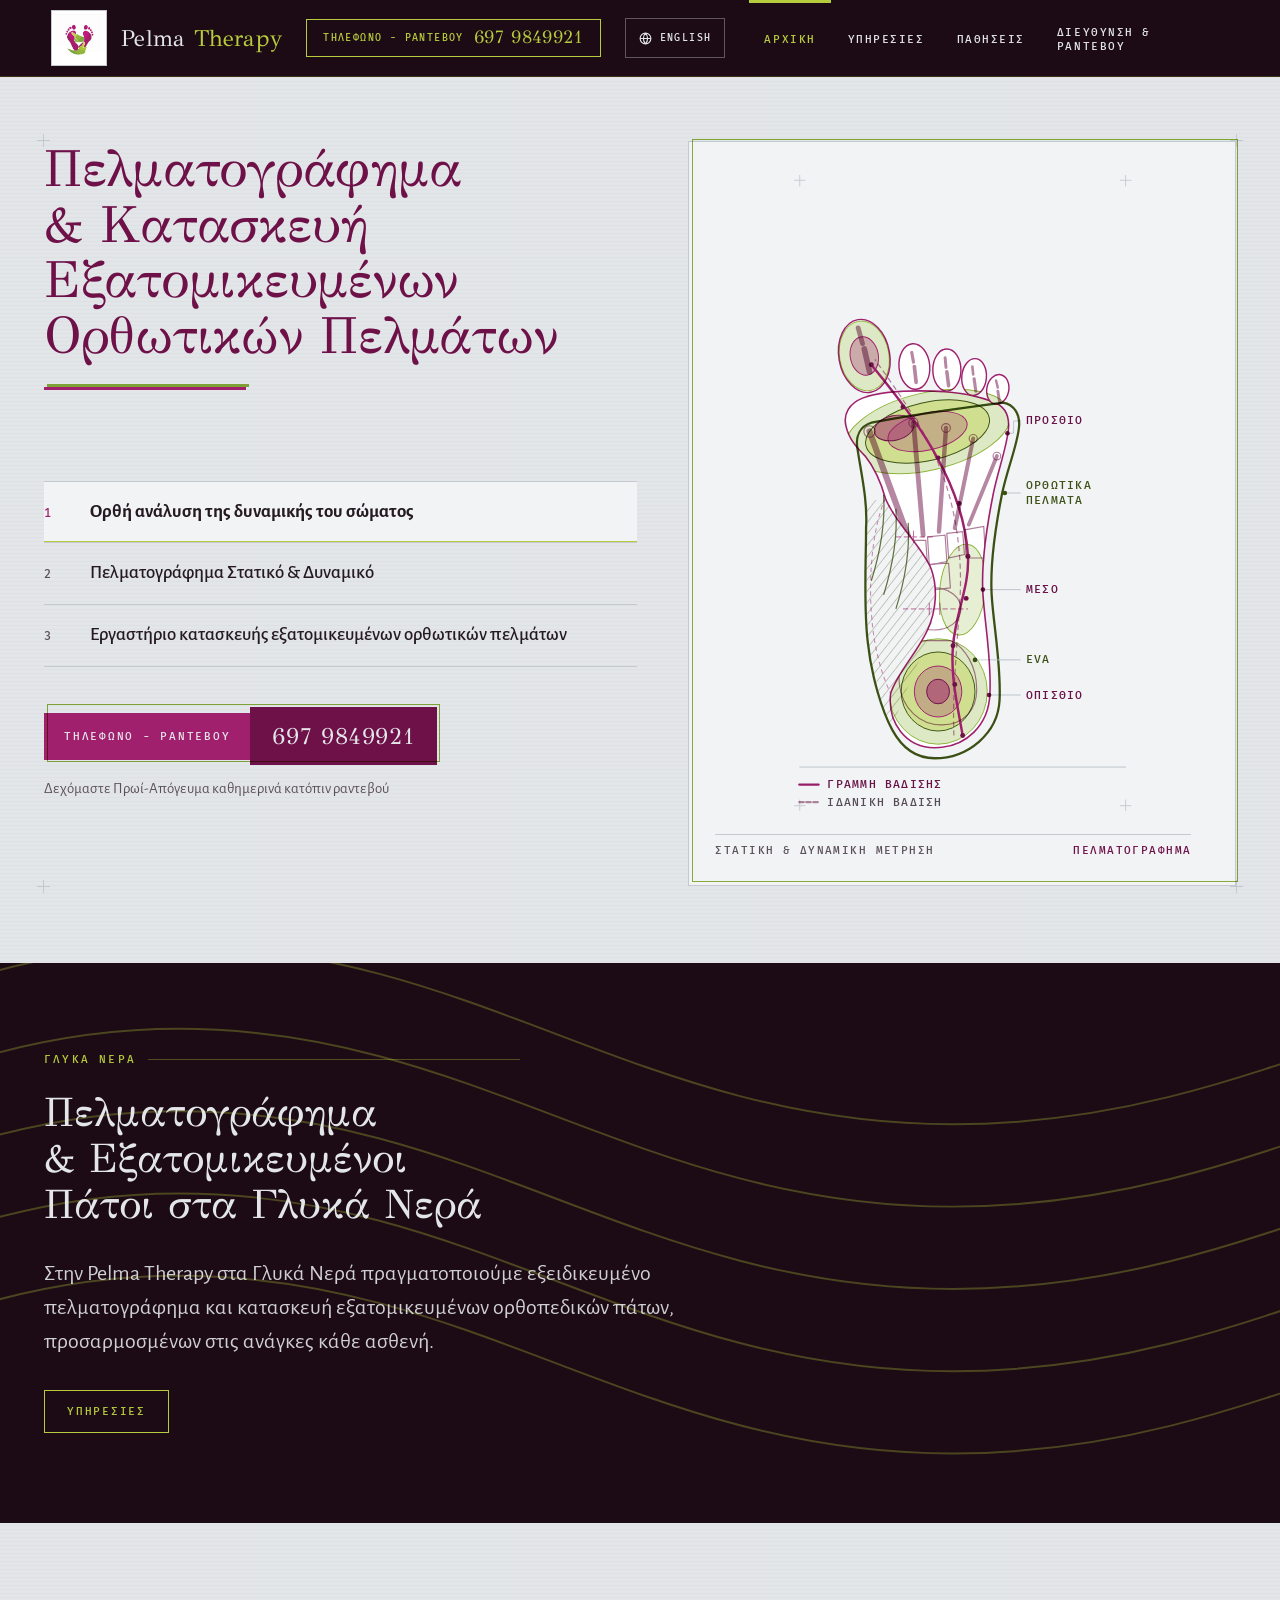
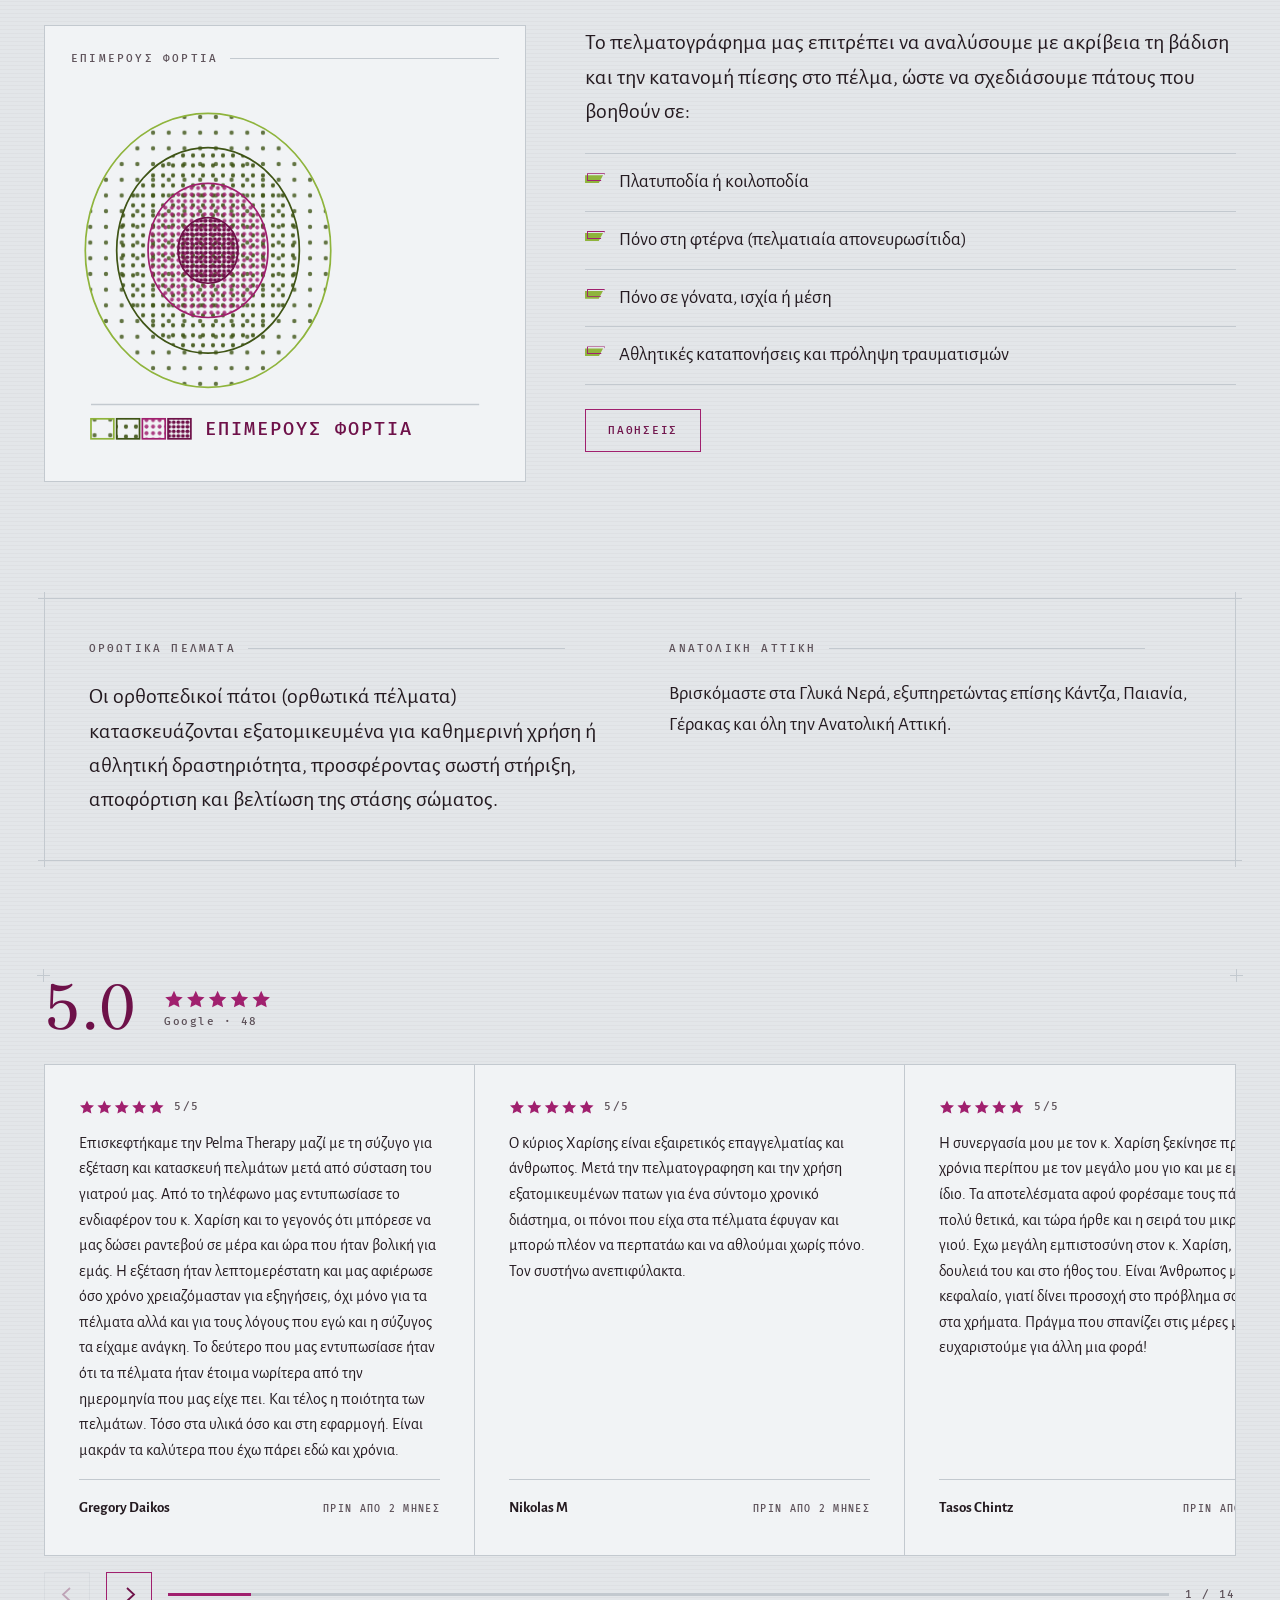
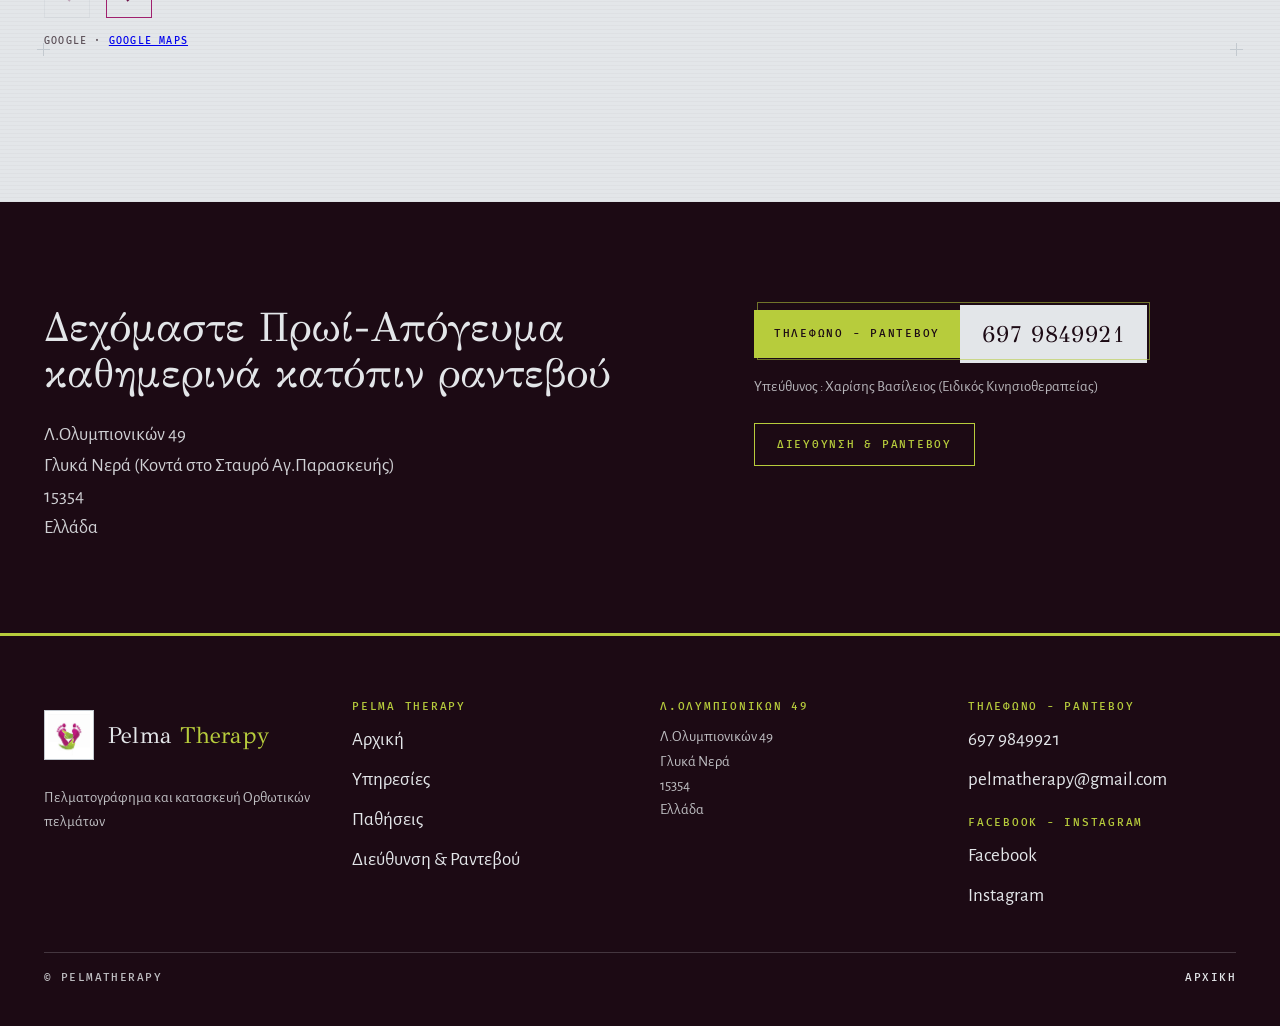
<file: index.html>
<!DOCTYPE html>
<!--
  ==========================================================================
  DIRECTION CONTRACT  ·  Pelma Therapy  ·  seed fc071c96 · assigned index 3
  ==========================================================================
  THESIS   A clinical practice printed as a two-ink anatomical plate. It refuses
           the category default: soft rounded teal-and-white template, three
           tick-icon cards, a stock photo of hands holding a foot.
  OWN-WORLD Two inks only — logo berry (#A0206E) and logo lime (#8FB43C) — on
           cool grey plate stock (#E3E6E9), never cream. Zero radius, zero
           shadows; depth is 2–3px ink registration offset. Greek Didone titles
           (GFS Didot), numbered leader-line keys, registration crosshairs,
           authored SVG linework in place of photography.
  STORY    The visitor sees a foot measured and a device made from the
           measurement, understands that assessment precedes the scan, and
           telephones 697 9849921 — the only action the practice offers.
  FIRST VIEWPORT  Left: plate title in Didone, the practice's three capability
           lines as a live numbered key, the imprint block carrying the phone
           number. Right: the layer plate — one footprint built in three ink
           passes (structure, load field, orthotic) that come down in register.
  FORM     Two-Ink Anatomical Plate — candidate 3 of 7 grounded directions,
           staging fused from the dealt depth-landscape input as registered
           print layers rather than a 3D dolly. Seed key fc071c96.
  ==========================================================================
  CONTENT RULE: every string on this page exists on pelmatherapy.gr. See
  content-inventory.md. No claim, label or sentence has been invented.
-->
<html lang="el">
<head>
<meta charset="utf-8">
<meta name="viewport" content="width=device-width, initial-scale=1">
<title>Αρχική — Pelma Therapy</title>
<meta name="description" content="Πελματογράφημα και κατασκευή Ορθωτικών πελμάτων">
<link rel="icon" href="assets/favicon.ico">
<meta http-equiv="Content-Security-Policy" content="default-src 'none'; img-src 'self' data:; style-src 'self' 'unsafe-inline'; font-src 'self'; script-src 'self'; form-action 'none'; base-uri 'none'; frame-ancestors 'none'">
<meta name="referrer" content="strict-origin-when-cross-origin">
<link rel="stylesheet" href="assets/plate.css">
</head>
<body>


<!-- ===================================================== MASTHEAD ======= -->
<header class="masthead">
  <div class="masthead__in">
    <a class="brand" href="index.html">
      <span class="brand__plate"><img src="assets/logo.jpg" alt="" width="1225" height="689" decoding="async"></span>
      <span class="brand__name">Pelma <em>Therapy</em></span>
    </a>
    <a class="mast-tel" href="tel:6979849921">
      <span class="mast-tel__lbl">Τηλέφωνο - Ραντεβού</span>
      <span class="mast-tel__num">697 9849921</span>
    </a>
    <button class="langbtn" type="button" data-lang-toggle aria-pressed="false" lang="en">
      <svg viewBox="0 0 16 16" aria-hidden="true" focusable="false" fill="none" stroke="currentColor" stroke-width="1.4">
        <circle cx="8" cy="8" r="6.6"/><path d="M1.4 8h13.2M8 1.4c3.4 3.6 3.4 9.6 0 13.2M8 1.4C4.6 5 4.6 11 8 14.6"/>
      </svg>
      <span data-lang-label>English</span>
    </button>
    <button class="burger" type="button" aria-controls="nav" aria-expanded="false">Μενού</button>
    <nav class="nav" id="nav" aria-label="Pelma Therapy">
      <a href="index.html" aria-current="page">Αρχική</a>
      <a href="ypiresies.html">Υπηρεσίες</a>
      <a href="pathiseis.html">Παθήσεις</a>
      <a href="rantevou.html">Διεύθυνση &amp; Ραντεβού</a>
    </nav>
  </div>
</header>

<main id="main" class="sheet">
<span class="folio" aria-hidden="true">Αρχική · Pelma Therapy</span>


<!-- ===================================================== HERO PLATE ===== -->
<section class="hero">
  <div class="plate">
    <div class="reg" aria-hidden="true"><i></i><i></i><i></i><i></i></div>
    <div class="hero__grid">

      <div class="hero__title">
        <h1 class="display display--plate">Πελματογράφημα &amp; Κατασκευή Εξατομικευμένων Ορθωτικών Πελμάτων</h1>
      </div>

      <div class="hero__meta">
        <ol class="key key--live" data-layerkey>
          <li data-state="active">
            <button type="button">
              <span class="key__n">1</span>
              <span class="key__t">Ορθή ανάλυση της δυναμικής του σώματος</span>
            </button>
          </li>
          <li data-state="pending">
            <button type="button">
              <span class="key__n">2</span>
              <span class="key__t">Πελματογράφημα Στατικό &amp; Δυναμικό</span>
            </button>
          </li>
          <li data-state="pending">
            <button type="button">
              <span class="key__n">3</span>
              <span class="key__t">Εργαστήριο κατασκευής εξατομικευμένων ορθωτικών πελμάτων</span>
            </button>
          </li>
        </ol>

        <div>
          <a class="imprint offreg" href="tel:6979849921">
            <span class="imprint__lbl">Τηλέφωνο - Ραντεβού</span>
            <span class="imprint__num">697 9849921</span>
          </a>
          <span class="imprint__note">Δεχόμαστε Πρωί-Απόγευμα καθημερινά κατόπιν ραντεβού</span>
        </div>
      </div>

      <!-- ============ THE LAYER PLATE: three ink passes, in register ==== -->
      <div class="figwell offreg">
        <div class="layerplate" data-layerplate role="img"
             aria-label="Πελματογράφημα · γραμμή βαδίσης · επιμέρους φορτία · ορθωτικά πέλματα">

          <!-- ---- PASS 1 · Ορθή ανάλυση της δυναμικής του σώματος ------- -->
          <svg class="lp-layer" data-on="1" viewBox="0 0 400 740" aria-hidden="true" focusable="false">
            <defs>
              <!-- the contact area. Nothing the plate records lies outside it. -->
              <clipPath id="fp1">
                <path d="M168 660C204 660 230 634 231 598C233 560 225 518 223 484C221 450 227 410 235 370C241 342 250 318 252 298C254 280 246 270 234 266C216 259 194 255 168 254C138 253 104 255 86 262C71 268 64 280 67 293C70 308 79 318 89 328C100 342 107 358 112 376C124 406 152 428 164 456C172 478 170 504 160 526C148 552 126 574 118 598C114 632 136 660 168 660Z"/>
                <ellipse cx="88" cy="214" rx="29" ry="42" transform="rotate(-10 88 214)"/>
                <ellipse cx="145" cy="226" rx="17.5" ry="26" transform="rotate(-5 145 226)"/>
                <ellipse cx="182" cy="230" rx="16" ry="24"/>
                <ellipse cx="213" cy="238" rx="14" ry="21" transform="rotate(5 213 238)"/>
                <ellipse cx="240" cy="252" rx="12.5" ry="17" transform="rotate(11 240 252)"/>
              </clipPath>
            </defs>
            <g fill="none" stroke="var(--plate-rule)" stroke-width="1">
              <path d="M8 14h13M14.5 8v13M392 14h-13M385.5 8v13M8 726h13M14.5 732v-13M392 726h-13M385.5 732v-13"/>
            </g>
            <!-- the contact silhouette: wide forefoot, narrow midfoot band,
                 broad heel. The gap on the medial side is the arch, and the
                 arch is the whole reason this practice exists. -->
            <path fill="#fff" stroke="var(--berry-ink)" stroke-width="1.8"
              d="M168 660C204 660 230 634 231 598C233 560 225 518 223 484C221 450 227 410 235 370C241 342 250 318 252 298C254 280 246 270 234 266C216 259 194 255 168 254C138 253 104 255 86 262C71 268 64 280 67 293C70 308 79 318 89 328C100 342 107 358 112 376C124 406 152 428 164 456C172 478 170 504 160 526C148 552 126 574 118 598C114 632 136 660 168 660Z"/>
            <!-- toes, seated on the distal edge of the forefoot -->
            <g fill="#fff" stroke="var(--berry-ink)" stroke-width="1.6">
              <ellipse cx="88" cy="214" rx="29" ry="42" transform="rotate(-10 88 214)"/>
              <ellipse cx="145" cy="226" rx="17.5" ry="26" transform="rotate(-5 145 226)"/>
              <ellipse cx="182" cy="230" rx="16" ry="24"/>
              <ellipse cx="213" cy="238" rx="14" ry="21" transform="rotate(5 213 238)"/>
              <ellipse cx="240" cy="252" rx="12.5" ry="17" transform="rotate(11 240 252)"/>
            </g>
            <!-- the outer border of the foot, where it lifts clear of the plate -->
            <path fill="none" stroke="var(--berry-ink)" stroke-width="1.2" stroke-dasharray="5 4" opacity=".5"
              d="M112 376C96 412 90 482 100 540C104 562 110 582 118 598"/>

            <!-- structure, engraved under the contact area and clipped to it -->
            <g clip-path="url(#fp1)">
              <g stroke="var(--berry-deep)" stroke-linecap="round" fill="none" opacity=".5">
                <path d="M94 300 138 420" stroke-width="7"/>
                <path d="M144 290 155 418" stroke-width="5.5"/>
                <path d="M181 296 173 414" stroke-width="5"/>
                <path d="M212 308 191 410" stroke-width="4.6"/>
                <path d="M239 328 207 406" stroke-width="4.4"/>
                <path d="M94 232 88 206" stroke-width="6.5"/><path d="M86 200 81 182" stroke-width="5.5"/>
                <path d="M147 244 145 226" stroke-width="4.2"/><path d="M144 221 142 210" stroke-width="3.6"/>
                <path d="M184 248 182 232" stroke-width="4"/><path d="M181 227 180 216" stroke-width="3.4"/>
                <path d="M215 254 213 240" stroke-width="3.6"/><path d="M212 235 211 226" stroke-width="3"/>
                <path d="M242 266 240 254" stroke-width="3.3"/><path d="M240 250 238 242" stroke-width="2.8"/>
              </g>
              <g fill="none" stroke="var(--berry-deep)" stroke-width="1.3" opacity=".55">
                <circle cx="94" cy="300" r="6.5"/><circle cx="144" cy="290" r="5.2"/>
                <circle cx="181" cy="296" r="5"/><circle cx="212" cy="308" r="4.6"/>
                <circle cx="239" cy="328" r="4.4"/>
                <path d="M136 424h22l2 30h-26z"/>
                <path d="M160 420l20-2 2 30-20 4z"/>
                <path d="M182 416l18-2 2 26-18 4z"/>
                <path d="M202 412l22-4 2 36h-22z"/>
                <path d="M140 456c14-4 30-6 44-6l2 28c-16 2-32 4-46 4z"/>
                <ellipse cx="168" cy="502" rx="30" ry="24"/>
                <path d="M142 538c-12 4-16 28-14 50 3 27 23 46 48 46s40-17 40-40c0-27-13-48-30-56z"/>
              </g>
            </g>

            <!-- each joint is a lever whose axis moves in a plane -->
            <g stroke="var(--berry-ink)" stroke-width="1" opacity=".75">
              <path d="M132 502h74" stroke-dasharray="6 3"/>
              <path d="M162 495v14M174 495v14"/>
              <path d="M124 420h44" stroke-dasharray="6 3"/>
              <path d="M144 413v14"/>
            </g>
          </svg>

          <!-- ---- PASS 2 · Πελματογράφημα Στατικό & Δυναμικό ------------ -->
          <svg class="lp-layer" data-on="0" viewBox="0 0 400 740" aria-hidden="true" focusable="false">
            <defs>
              <clipPath id="fp2">
                <path d="M168 660C204 660 230 634 231 598C233 560 225 518 223 484C221 450 227 410 235 370C241 342 250 318 252 298C254 280 246 270 234 266C216 259 194 255 168 254C138 253 104 255 86 262C71 268 64 280 67 293C70 308 79 318 89 328C100 342 107 358 112 376C124 406 152 428 164 456C172 478 170 504 160 526C148 552 126 574 118 598C114 632 136 660 168 660Z"/>
                <ellipse cx="88" cy="214" rx="29" ry="42" transform="rotate(-10 88 214)"/>
                <ellipse cx="145" cy="226" rx="17.5" ry="26" transform="rotate(-5 145 226)"/>
                <ellipse cx="182" cy="230" rx="16" ry="24"/>
                <ellipse cx="213" cy="238" rx="14" ry="21" transform="rotate(5 213 238)"/>
                <ellipse cx="240" cy="252" rx="12.5" ry="17" transform="rotate(11 240 252)"/>
              </clipPath>
            </defs>

            <!-- επιμέρους φορτία: discrete contour bands inside the contact
                 area, never a gradient and never outside the footprint -->
            <g clip-path="url(#fp2)" stroke-width="1.1">
              <g transform="translate(172 596)">
                <ellipse rx="56" ry="60" fill="var(--lime-ink)" fill-opacity=".3" stroke="var(--lime-ink)"/>
                <ellipse rx="42" ry="45" fill="var(--lime-bright)" fill-opacity=".38" stroke="var(--lime-deep)"/>
                <ellipse rx="27" ry="29" fill="var(--berry-ink)" fill-opacity=".26" stroke="var(--berry-ink)"/>
                <ellipse rx="13" ry="14" fill="var(--berry-ink)" fill-opacity=".5" stroke="var(--berry-deep)"/>
              </g>
              <g transform="rotate(-13 160 300) translate(160 300)">
                <ellipse rx="96" ry="44" fill="var(--lime-ink)" fill-opacity=".3" stroke="var(--lime-ink)"/>
                <ellipse rx="72" ry="33" fill="var(--lime-bright)" fill-opacity=".38" stroke="var(--lime-deep)"/>
                <ellipse rx="46" ry="21" fill="var(--berry-ink)" fill-opacity=".24" stroke="var(--berry-ink)"/>
              </g>
              <ellipse cx="122" cy="296" rx="23" ry="14" transform="rotate(-13 122 296)"
                fill="var(--berry-ink)" fill-opacity=".5" stroke="var(--berry-deep)"/>
              <g transform="rotate(-10 88 214) translate(88 214)">
                <ellipse rx="28" ry="40" fill="var(--lime-ink)" fill-opacity=".3" stroke="var(--lime-ink)"/>
                <ellipse rx="16" ry="22" fill="var(--berry-ink)" fill-opacity=".3" stroke="var(--berry-ink)"/>
              </g>
              <ellipse cx="200" cy="480" rx="26" ry="52" transform="rotate(6 200 480)"
                fill="var(--lime-ink)" fill-opacity=".22" stroke="var(--lime-ink)"/>
            </g>

            <!-- ιδανική βάδιση: the comparison the copy names -->
            <path fill="none" stroke="var(--berry-deep)" stroke-width="1.4" stroke-dasharray="6 4" opacity=".5"
              d="M190 646C188 596 194 542 197 490C200 434 190 378 172 336C158 300 126 254 100 218"/>
            <!-- γραμμή βαδίσης: the measured centre-of-pressure trace, leaving
                 through the hallux the way a step actually does -->
            <path fill="none" stroke="var(--berry-ink)" stroke-width="2.8" stroke-linecap="round"
              d="M200 646C194 612 186 578 189 544C192 506 208 476 206 442C204 404 190 364 170 328C154 298 124 258 96 224"/>
            <g fill="var(--berry-deep)">
              <circle cx="200" cy="646" r="2.8"/><circle cx="191" cy="588" r="2.8"/>
              <circle cx="189" cy="544" r="2.8"/><circle cx="204" cy="490" r="2.8"/>
              <circle cx="206" cy="442" r="2.8"/><circle cx="196" cy="382" r="2.8"/>
              <circle cx="172" cy="330" r="2.8"/><circle cx="132" cy="272" r="2.8"/>
              <circle cx="96" cy="224" r="2.8"/>
            </g>

            <!-- region keys, with leader lines into the right margin -->
            <g stroke="var(--plate-rule)" stroke-width="1" fill="none">
              <path d="M230 600h36"/><path d="M223 480h43"/><path d="M251 302h7v-14h8"/>
            </g>
            <g fill="var(--berry-deep)">
              <circle cx="230" cy="600" r="2.6"/><circle cx="223" cy="480" r="2.6"/><circle cx="251" cy="302" r="2.6"/>
            </g>
            <text class="svg-lbl svg-lbl--ink" x="272" y="604">ΟΠΙΣΘΙΟ</text>
            <text class="svg-lbl svg-lbl--ink" x="272" y="484">ΜΕΣΟ</text>
            <text class="svg-lbl svg-lbl--ink" x="272" y="292">ΠΡΟΣΘΙΟ</text>

            <!-- legend, along the foot of the plate -->
            <path d="M14 682h372" stroke="var(--plate-rule)" stroke-width="1"/>
            <g stroke-width="2.6" stroke-linecap="round">
              <path d="M14 702h22" stroke="var(--berry-ink)"/>
              <path d="M14 722h22" stroke="var(--berry-deep)" stroke-dasharray="5 3" opacity=".5"/>
            </g>
            <text class="svg-lbl svg-lbl--ink" x="46" y="706">ΓΡΑΜΜΗ ΒΑΔΙΣΗΣ</text>
            <text class="svg-lbl" x="46" y="726">ΙΔΑΝΙΚΗ ΒΑΔΙΣΗ</text>
          </svg>

          <!-- ---- PASS 3 · Εργαστήριο κατασκευής ----------------------- -->
          <svg class="lp-layer" data-on="0" viewBox="0 0 400 740" aria-hidden="true" focusable="false">
            <defs>
              <!-- EVA in section: hatched, the way a material is shown on a
                   shop drawing rather than filled like a coloured shape -->
              <pattern id="eva3" width="8" height="8" patternUnits="userSpaceOnUse"
                       patternTransform="rotate(38)">
                <line x1="0" y1="0" x2="0" y2="8" stroke="var(--lime-deep)" stroke-width="1.1" opacity=".55"/>
              </pattern>
            </defs>
            <!-- What the device actually contributes is the arch: the crescent
                 the footprint leaves empty. That is the only part hatched. -->
            <path fill="url(#eva3)" stroke="none"
              d="M90 380
                 C88 430 87 500 92 540
                 C96 578 108 616 120 638
                 C128 612 142 580 155 550
                 C168 520 172 486 164 456
                 C152 428 128 404 112 376
                 C104 378 96 379 90 380 Z"/>
            <!-- the shell: a three-quarter device, held clear of the footprint's
                 own border so the two outlines never double up -->
            <path fill="none" stroke="var(--lime-deep)" stroke-width="2.6"
              d="M168 672
                 C206 672 240 644 242 606
                 C244 566 235 520 233 486
                 C231 450 237 410 245 370
                 C251 342 262 316 264 296
                 C266 280 258 269 246 267
                 C200 273 140 281 96 290
                 C84 294 78 304 80 318
                 C84 346 92 378 90 410
                 C90 450 87 500 92 540
                 C96 578 108 618 120 640
                 C132 662 148 672 168 672 Z"/>
            <!-- the built-up arch, stepped in contour like a machined surface -->
            <g fill="none" stroke="var(--lime-deep)" stroke-width="1.4" opacity=".8">
              <path d="M96 470C106 438 112 404 110 372"/>
              <path d="M110 486C120 454 126 420 124 388"/>
              <path d="M124 502C134 470 140 436 138 404"/>
            </g>
            <!-- the distal edge: where the shell ends and the toes begin -->
            <path d="M96 290C140 281 200 273 246 267" fill="none" stroke="var(--lime-deep)"
                  stroke-width="1.3" stroke-dasharray="3 4" opacity=".85"/>
            <g stroke="var(--plate-rule)" stroke-width="1" fill="none">
              <path d="M248 370h18"/><path d="M214 560h52"/>
            </g>
            <circle cx="248" cy="370" r="2.6" fill="var(--lime-deep)"/>
            <circle cx="214" cy="560" r="2.6" fill="var(--lime-deep)"/>
            <!-- nominative plural, because that is the form the site uses:
                 «Οι ορθοπεδικοί πάτοι (ορθωτικά πέλματα)» -->
            <text class="svg-lbl svg-lbl--lime" x="272" y="366">ΟΡΘΩΤΙΚΑ</text>
            <text class="svg-lbl svg-lbl--lime" x="272" y="382">ΠΕΛΜΑΤΑ</text>
            <text class="svg-lbl svg-lbl--lime" x="272" y="564">EVA</text>
          </svg>
        </div>

        <p class="figcap">
          <span>Στατική &amp; Δυναμική μέτρηση</span>
          <span><b>Πελματογράφημα</b></span>
        </p>
      </div>

    </div>
  </div>
</section>

<!-- ===================================================== THRESHOLD ====== -->
<section class="band">
  <svg class="band__contours" viewBox="0 0 1400 340" preserveAspectRatio="xMidYMid slice" aria-hidden="true" focusable="false">
    <g fill="none" stroke="var(--lime-bright)" stroke-width="1.2">
      <path d="M-40 300C160 300 240 190 420 190s280 108 470 108 300-104 480-104 240 96 420 96"/>
      <path d="M-40 250C160 250 240 140 420 140s280 108 470 108 300-104 480-104 240 96 420 96"/>
      <path d="M-40 200C160 200 240 90 420 90s280 108 470 108 300-104 480-104 240 96 420 96"/>
      <path d="M-40 150C160 150 240 40 420 40s280 108 470 108 300-104 480-104 240 96 420 96"/>
      <path d="M-40 100C160 100 240-10 420-10s280 108 470 108 300-104 480-104 240 96 420 96"/>
    </g>
  </svg>
  <div class="plate">
    <!-- A quiet passage between two dense figures: one heading, one sentence,
         full measure. The dense section that follows earns it. -->
    <p class="platenum">Γλυκά Νερά</p>
    <h2 class="headline" style="max-width:20ch">Πελματογράφημα &amp; Εξατομικευμένοι Πάτοι στα Γλυκά Νερά</h2>
    <p class="lede" style="margin-top:28px;max-width:56ch">Στην Pelma Therapy στα Γλυκά Νερά πραγματοποιούμε εξειδικευμένο πελματογράφημα και κατασκευή εξατομικευμένων ορθοπεδικών πάτων, προσαρμοσμένων στις ανάγκες κάθε ασθενή.</p>
    <p style="margin-top:32px"><a class="pbtn" href="ypiresies.html">Υπηρεσίες</a></p>
  </div>
</section>

<!-- ================================================= INDICATIONS ======== -->
<section class="sect">
  <div class="plate">
    <div class="spread spread--figleft">

      <div class="figwell offreg">
        <p class="platenum" style="margin-bottom:16px">επιμέρους φορτία</p>
        <svg viewBox="0 0 300 262" style="width:100%;height:auto;display:block" role="img"
             aria-label="επιμέρους φορτία · Στατική &amp; Δυναμική μέτρηση">
          <defs>
            <!-- tone built by stipple density, the way a plate actually
                 carries it — not by dropping the opacity of a solid fill -->
            <pattern id="st1" width="11" height="11" patternUnits="userSpaceOnUse">
              <circle cx="5.5" cy="5.5" r="1.5" fill="var(--lime-deep)" opacity=".8"/>
            </pattern>
            <pattern id="st2" width="7" height="7" patternUnits="userSpaceOnUse">
              <circle cx="3.5" cy="3.5" r="1.5" fill="var(--lime-deep)" opacity=".9"/>
            </pattern>
            <pattern id="st3" width="4.6" height="4.6" patternUnits="userSpaceOnUse">
              <circle cx="2.3" cy="2.3" r="1.4" fill="var(--berry-ink)" opacity=".85"/>
            </pattern>
            <pattern id="st4" width="3.2" height="3.2" patternUnits="userSpaceOnUse">
              <circle cx="1.6" cy="1.6" r="1.35" fill="var(--berry-deep)"/>
            </pattern>
          </defs>
          <g stroke-width="1.2" transform="translate(96 118)">
            <ellipse rx="86" ry="96" fill="url(#st1)" stroke="var(--lime-ink)"/>
            <ellipse rx="64" ry="72" fill="url(#st2)" stroke="var(--lime-deep)"/>
            <ellipse rx="42" ry="47" fill="url(#st3)" stroke="var(--berry-ink)"/>
            <ellipse rx="21" ry="23" fill="url(#st4)" stroke="var(--berry-deep)"/>
          </g>
          <!-- Deliberately unnumbered: the practice publishes no graded
               pressure values, so a numbered key would key to nothing and
               imply a dataset that does not exist. -->
          <path d="M14 226h272" stroke="var(--plate-rule)" stroke-width="1"/>
          <g stroke-width="1.2">
            <rect x="14" y="236" width="16" height="14" fill="url(#st1)" stroke="var(--lime-ink)"/>
            <rect x="32" y="236" width="16" height="14" fill="url(#st2)" stroke="var(--lime-deep)"/>
            <rect x="50" y="236" width="16" height="14" fill="url(#st3)" stroke="var(--berry-ink)"/>
            <rect x="68" y="236" width="16" height="14" fill="url(#st4)" stroke="var(--berry-deep)"/>
          </g>
          <text class="svg-lbl svg-lbl--ink" x="94" y="247">ΕΠΙΜΕΡΟΥΣ ΦΟΡΤΙΑ</text>
        </svg>
      </div>

      <div>
        <p class="lede">Το πελματογράφημα μας επιτρέπει να αναλύσουμε με ακρίβεια τη βάδιση και την κατανομή πίεσης στο πέλμα, ώστε να σχεδιάσουμε πάτους που βοηθούν σε:</p>
        <ul class="marks" style="margin-top:24px">
          <li>Πλατυποδία ή κοιλοποδία</li>
          <li>Πόνο στη φτέρνα (πελματιαία απονευρωσίτιδα)</li>
          <li>Πόνο σε γόνατα, ισχία ή μέση</li>
          <li>Αθλητικές καταπονήσεις και πρόληψη τραυματισμών</li>
        </ul>
        <p style="margin-top:24px"><a class="pbtn" href="pathiseis.html">Παθήσεις</a></p>
      </div>

    </div>
  </div>
</section>

<!-- ================================================= THE DEVICE ========= -->
<section class="sect">
  <div class="plate plate--framed">
    <div class="reg" aria-hidden="true"><i></i><i></i><i></i><i></i></div>
    <div class="spread">
      <div>
        <p class="platenum">Ορθωτικά πέλματα</p>
        <p class="lede">Οι ορθοπεδικοί πάτοι (ορθωτικά πέλματα) κατασκευάζονται εξατομικευμένα για καθημερινή χρήση ή αθλητική δραστηριότητα, προσφέροντας σωστή στήριξη, αποφόρτιση και βελτίωση της στάσης σώματος.</p>
      </div>
      <div>
        <p class="platenum">Ανατολική Αττική</p>
        <p>Βρισκόμαστε στα Γλυκά Νερά, εξυπηρετώντας επίσης Κάντζα, Παιανία, Γέρακας και όλη την Ανατολική Αττική.</p>
      </div>
    </div>
  </div>
</section>

<!-- ================================================= REVIEWS =========== -->
<!-- Real Google reviews are written between these markers by
     tools/fetch-reviews.mjs, run by .github/workflows/reviews.yml.
     Empty until the API key + Place ID are configured — deliberately, so
     nothing fabricated can ever appear here. -->
<!-- REVIEWS:START -->
<section class="sect" id="reviews" data-no-i18n lang="el">
  <div class="plate">
    <div class="reg" aria-hidden="true"><i></i><i></i><i></i><i></i></div>
      <div class="ratingblock">
        <span class="ratingblock__num">5.0</span>
        <span class="ratingblock__meta"><svg class="review__stars" width="109" height="20" viewBox="0 0 109 20" role="img" aria-label="5 στα 5"><path class="st-on" d="M10 1.75 L12.625 7.5 L18.75 8.125 L14.25 12.25 L15.5 18.25 L10 15.375 L4.5 18.25 L5.75 12.25 L1.25 8.125 L7.375 7.5 Z"/><path class="st-on" d="M31.8 1.75 L34.425 7.5 L40.55 8.125 L36.05 12.25 L37.3 18.25 L31.8 15.375 L26.3 18.25 L27.55 12.25 L23.05 8.125 L29.175 7.5 Z"/><path class="st-on" d="M53.6 1.75 L56.225 7.5 L62.35 8.125 L57.85 12.25 L59.1 18.25 L53.6 15.375 L48.1 18.25 L49.35 12.25 L44.85 8.125 L50.975 7.5 Z"/><path class="st-on" d="M75.4 1.75 L78.025 7.5 L84.15 8.125 L79.65 12.25 L80.9 18.25 L75.4 15.375 L69.9 18.25 L71.15 12.25 L66.65 8.125 L72.775 7.5 Z"/><path class="st-on" d="M97.2 1.75 L99.825 7.5 L105.95 8.125 L101.45 12.25 L102.7 18.25 L97.2 15.375 L91.7 18.25 L92.95 12.25 L88.45 8.125 L94.575 7.5 Z"/></svg><span class="review__score">Google · 48</span></span>
      </div>
    <div class="reviewrail" data-reviewrail style="margin-top:var(--s-lg)">
      <div class="reviewtrack" tabindex="0" role="group" aria-label="Κριτικές Google">
        <figure class="review">
          <div class="review__rating"><svg class="review__stars" width="87" height="16" viewBox="0 0 87.2 16" role="img" aria-label="5 στα 5"><path class="st-on" d="M8 1.4 L10.1 6 L15 6.5 L11.4 9.8 L12.4 14.6 L8 12.3 L3.6 14.6 L4.6 9.8 L1 6.5 L5.9 6 Z"/><path class="st-on" d="M25.44 1.4 L27.54 6 L32.44 6.5 L28.840000000000003 9.8 L29.840000000000003 14.6 L25.44 12.3 L21.040000000000003 14.6 L22.04 9.8 L18.44 6.5 L23.340000000000003 6 Z"/><path class="st-on" d="M42.88 1.4 L44.980000000000004 6 L49.88 6.5 L46.28 9.8 L47.28 14.6 L42.88 12.3 L38.480000000000004 14.6 L39.480000000000004 9.8 L35.88 6.5 L40.78 6 Z"/><path class="st-on" d="M60.32000000000001 1.4 L62.42000000000001 6 L67.32000000000001 6.5 L63.720000000000006 9.8 L64.72000000000001 14.6 L60.32000000000001 12.3 L55.92000000000001 14.6 L56.92000000000001 9.8 L53.32000000000001 6.5 L58.220000000000006 6 Z"/><path class="st-on" d="M77.76 1.4 L79.86 6 L84.76 6.5 L81.16000000000001 9.8 L82.16000000000001 14.6 L77.76 12.3 L73.36 14.6 L74.36 9.8 L70.76 6.5 L75.66000000000001 6 Z"/></svg><span class="review__score">5/5</span></div>
          <blockquote class="review__text">Επισκεφτήκαμε την Pelma Therapy μαζί με τη σύζυγο για εξέταση και κατασκευή πελμάτων μετά από σύσταση του γιατρού μας. Από το τηλέφωνο μας εντυπωσίασε το ενδιαφέρον του κ. Χαρίση και το γεγονός ότι μπόρεσε να μας δώσει ραντεβού σε μέρα και ώρα που ήταν βολική για εμάς. Η εξέταση ήταν λεπτομερέστατη και μας αφιέρωσε όσο χρόνο χρειαζόμασταν για εξηγήσεις, όχι μόνο για τα πέλματα αλλά και για τους λόγους που εγώ και η σύζυγος τα είχαμε ανάγκη. Το δεύτερο που μας εντυπωσίασε ήταν ότι τα πέλματα ήταν έτοιμα νωρίτερα από την ημερομηνία που μας είχε πει. Και τέλος η ποιότητα των πελμάτων. Τόσο στα υλικά όσο και στη εφαρμογή. Είναι μακράν τα καλύτερα που έχω πάρει εδώ και χρόνια.</blockquote>
          <figcaption class="review__cite">
            <span class="review__who">Gregory Daikos</span>
            <span class="review__when">πριν από 2 μήνες</span>
          </figcaption>
        </figure>
        <figure class="review">
          <div class="review__rating"><svg class="review__stars" width="87" height="16" viewBox="0 0 87.2 16" role="img" aria-label="5 στα 5"><path class="st-on" d="M8 1.4 L10.1 6 L15 6.5 L11.4 9.8 L12.4 14.6 L8 12.3 L3.6 14.6 L4.6 9.8 L1 6.5 L5.9 6 Z"/><path class="st-on" d="M25.44 1.4 L27.54 6 L32.44 6.5 L28.840000000000003 9.8 L29.840000000000003 14.6 L25.44 12.3 L21.040000000000003 14.6 L22.04 9.8 L18.44 6.5 L23.340000000000003 6 Z"/><path class="st-on" d="M42.88 1.4 L44.980000000000004 6 L49.88 6.5 L46.28 9.8 L47.28 14.6 L42.88 12.3 L38.480000000000004 14.6 L39.480000000000004 9.8 L35.88 6.5 L40.78 6 Z"/><path class="st-on" d="M60.32000000000001 1.4 L62.42000000000001 6 L67.32000000000001 6.5 L63.720000000000006 9.8 L64.72000000000001 14.6 L60.32000000000001 12.3 L55.92000000000001 14.6 L56.92000000000001 9.8 L53.32000000000001 6.5 L58.220000000000006 6 Z"/><path class="st-on" d="M77.76 1.4 L79.86 6 L84.76 6.5 L81.16000000000001 9.8 L82.16000000000001 14.6 L77.76 12.3 L73.36 14.6 L74.36 9.8 L70.76 6.5 L75.66000000000001 6 Z"/></svg><span class="review__score">5/5</span></div>
          <blockquote class="review__text">Ο κύριος Χαρίσης είναι εξαιρετικός επαγγελματίας και άνθρωπος. Μετά την πελματογραφηση και την χρήση εξατομικευμένων πατων για ένα σύντομο χρονικό διάστημα, οι πόνοι που είχα στα πέλματα έφυγαν και μπορώ πλέον να περπατάω και να αθλούμαι χωρίς πόνο. Τον συστήνω ανεπιφύλακτα.</blockquote>
          <figcaption class="review__cite">
            <span class="review__who">Nikolas M</span>
            <span class="review__when">πριν από 2 μήνες</span>
          </figcaption>
        </figure>
        <figure class="review">
          <div class="review__rating"><svg class="review__stars" width="87" height="16" viewBox="0 0 87.2 16" role="img" aria-label="5 στα 5"><path class="st-on" d="M8 1.4 L10.1 6 L15 6.5 L11.4 9.8 L12.4 14.6 L8 12.3 L3.6 14.6 L4.6 9.8 L1 6.5 L5.9 6 Z"/><path class="st-on" d="M25.44 1.4 L27.54 6 L32.44 6.5 L28.840000000000003 9.8 L29.840000000000003 14.6 L25.44 12.3 L21.040000000000003 14.6 L22.04 9.8 L18.44 6.5 L23.340000000000003 6 Z"/><path class="st-on" d="M42.88 1.4 L44.980000000000004 6 L49.88 6.5 L46.28 9.8 L47.28 14.6 L42.88 12.3 L38.480000000000004 14.6 L39.480000000000004 9.8 L35.88 6.5 L40.78 6 Z"/><path class="st-on" d="M60.32000000000001 1.4 L62.42000000000001 6 L67.32000000000001 6.5 L63.720000000000006 9.8 L64.72000000000001 14.6 L60.32000000000001 12.3 L55.92000000000001 14.6 L56.92000000000001 9.8 L53.32000000000001 6.5 L58.220000000000006 6 Z"/><path class="st-on" d="M77.76 1.4 L79.86 6 L84.76 6.5 L81.16000000000001 9.8 L82.16000000000001 14.6 L77.76 12.3 L73.36 14.6 L74.36 9.8 L70.76 6.5 L75.66000000000001 6 Z"/></svg><span class="review__score">5/5</span></div>
          <blockquote class="review__text">Η συνεργασία μου με τον κ. Χαρίση ξεκίνησε πριν 5-6 χρόνια περίπου με τον μεγάλο μου γιο και με εμένα τον ίδιο. Τα αποτελέσματα αφού φορέσαμε τους πάτους ήταν πολύ θετικά, και τώρα ήρθε και η σειρά του μικρού μου γιού. Εχω μεγάλη εμπιστοσύνη στον κ. Χαρίση, στη δουλειά του και στο ήθος του. Είναι Άνθρωπος με το Α κεφαλαίο, γιατί δίνει προσοχή στο πρόβλημα σου και όχι στα χρήματα. Πράγμα που σπανίζει στις μέρες μας. Σας ευχαριστούμε για άλλη μια φορά!</blockquote>
          <figcaption class="review__cite">
            <span class="review__who">Tasos Chintz</span>
            <span class="review__when">πριν από 5 μήνες</span>
          </figcaption>
        </figure>
        <figure class="review">
          <div class="review__rating"><svg class="review__stars" width="87" height="16" viewBox="0 0 87.2 16" role="img" aria-label="5 στα 5"><path class="st-on" d="M8 1.4 L10.1 6 L15 6.5 L11.4 9.8 L12.4 14.6 L8 12.3 L3.6 14.6 L4.6 9.8 L1 6.5 L5.9 6 Z"/><path class="st-on" d="M25.44 1.4 L27.54 6 L32.44 6.5 L28.840000000000003 9.8 L29.840000000000003 14.6 L25.44 12.3 L21.040000000000003 14.6 L22.04 9.8 L18.44 6.5 L23.340000000000003 6 Z"/><path class="st-on" d="M42.88 1.4 L44.980000000000004 6 L49.88 6.5 L46.28 9.8 L47.28 14.6 L42.88 12.3 L38.480000000000004 14.6 L39.480000000000004 9.8 L35.88 6.5 L40.78 6 Z"/><path class="st-on" d="M60.32000000000001 1.4 L62.42000000000001 6 L67.32000000000001 6.5 L63.720000000000006 9.8 L64.72000000000001 14.6 L60.32000000000001 12.3 L55.92000000000001 14.6 L56.92000000000001 9.8 L53.32000000000001 6.5 L58.220000000000006 6 Z"/><path class="st-on" d="M77.76 1.4 L79.86 6 L84.76 6.5 L81.16000000000001 9.8 L82.16000000000001 14.6 L77.76 12.3 L73.36 14.6 L74.36 9.8 L70.76 6.5 L75.66000000000001 6 Z"/></svg><span class="review__score">5/5</span></div>
          <blockquote class="review__text">Ο κ.Χαρισης με τους ειδικούς πατους που μου έφτιαξε με βοήθησε να ξεπεράσω τους πόνους στα πέλματα μου. Είναι ένας αξιόλογος επαγγελματίας, σε κάνει να νιώθεις άνετα και σου εμπνέει εμπιστοσύνη από την πρώτη στιγμή. Σε καθοδηγεί σωστά και με υπευθυνότητα ώστε να έχεις τα καλύτερα δυνατά αποτελέσματα.</blockquote>
          <figcaption class="review__cite">
            <span class="review__who">Christos Chlis</span>
            <span class="review__when">πριν από 3 μήνες</span>
          </figcaption>
        </figure>
        <figure class="review">
          <div class="review__rating"><svg class="review__stars" width="87" height="16" viewBox="0 0 87.2 16" role="img" aria-label="5 στα 5"><path class="st-on" d="M8 1.4 L10.1 6 L15 6.5 L11.4 9.8 L12.4 14.6 L8 12.3 L3.6 14.6 L4.6 9.8 L1 6.5 L5.9 6 Z"/><path class="st-on" d="M25.44 1.4 L27.54 6 L32.44 6.5 L28.840000000000003 9.8 L29.840000000000003 14.6 L25.44 12.3 L21.040000000000003 14.6 L22.04 9.8 L18.44 6.5 L23.340000000000003 6 Z"/><path class="st-on" d="M42.88 1.4 L44.980000000000004 6 L49.88 6.5 L46.28 9.8 L47.28 14.6 L42.88 12.3 L38.480000000000004 14.6 L39.480000000000004 9.8 L35.88 6.5 L40.78 6 Z"/><path class="st-on" d="M60.32000000000001 1.4 L62.42000000000001 6 L67.32000000000001 6.5 L63.720000000000006 9.8 L64.72000000000001 14.6 L60.32000000000001 12.3 L55.92000000000001 14.6 L56.92000000000001 9.8 L53.32000000000001 6.5 L58.220000000000006 6 Z"/><path class="st-on" d="M77.76 1.4 L79.86 6 L84.76 6.5 L81.16000000000001 9.8 L82.16000000000001 14.6 L77.76 12.3 L73.36 14.6 L74.36 9.8 L70.76 6.5 L75.66000000000001 6 Z"/></svg><span class="review__score">5/5</span></div>
          <blockquote class="review__text">Άριστος επαγγελματίας.Λογω της δουλειάς μου,πολλές ώρες ορθοστασίας,είχα αρχίσει να έχω αρκετή ενόχληση στο δεξί μου πέλμα με αποτέλεσμα να φτάσω σε σημείο να μην περπατάω σωστά. Η διαφορά με το που φόρεσα τους πατους που έφτιαξε ο κ.Βασίλης ήταν παραπάνω από εμφανής. Η ανακούφιση ήταν μεγάλη.</blockquote>
          <figcaption class="review__cite">
            <span class="review__who">Stathis Dimitras</span>
            <span class="review__when">πριν από έναν χρόνο</span>
          </figcaption>
        </figure>
        <figure class="review">
          <div class="review__rating"><svg class="review__stars" width="87" height="16" viewBox="0 0 87.2 16" role="img" aria-label="5 στα 5"><path class="st-on" d="M8 1.4 L10.1 6 L15 6.5 L11.4 9.8 L12.4 14.6 L8 12.3 L3.6 14.6 L4.6 9.8 L1 6.5 L5.9 6 Z"/><path class="st-on" d="M25.44 1.4 L27.54 6 L32.44 6.5 L28.840000000000003 9.8 L29.840000000000003 14.6 L25.44 12.3 L21.040000000000003 14.6 L22.04 9.8 L18.44 6.5 L23.340000000000003 6 Z"/><path class="st-on" d="M42.88 1.4 L44.980000000000004 6 L49.88 6.5 L46.28 9.8 L47.28 14.6 L42.88 12.3 L38.480000000000004 14.6 L39.480000000000004 9.8 L35.88 6.5 L40.78 6 Z"/><path class="st-on" d="M60.32000000000001 1.4 L62.42000000000001 6 L67.32000000000001 6.5 L63.720000000000006 9.8 L64.72000000000001 14.6 L60.32000000000001 12.3 L55.92000000000001 14.6 L56.92000000000001 9.8 L53.32000000000001 6.5 L58.220000000000006 6 Z"/><path class="st-on" d="M77.76 1.4 L79.86 6 L84.76 6.5 L81.16000000000001 9.8 L82.16000000000001 14.6 L77.76 12.3 L73.36 14.6 L74.36 9.8 L70.76 6.5 L75.66000000000001 6 Z"/></svg><span class="review__score">5/5</span></div>
          <blockquote class="review__text">Πάρα πολύ καλός, άμεσος και οικονομικός! Ο ορθοπεδικός μου σύστησε επίθεμα καθώς μου έχει αφαιρεθεί όλος ο έσω μηνίσκος και είχα πολύ έντονη ενόχληση και πόνο. Βρήκα πολύ γρήγορα ραντεβού και και μου ετοίμασε τρία επιθέματα επιτόπου. Ο πόνος πλέον έχει ουσιαστικά εξαφανιστεί.</blockquote>
          <figcaption class="review__cite">
            <span class="review__who">K. Tilemachos</span>
            <span class="review__when">πριν από έναν χρόνο</span>
          </figcaption>
        </figure>
        <figure class="review">
          <div class="review__rating"><svg class="review__stars" width="87" height="16" viewBox="0 0 87.2 16" role="img" aria-label="5 στα 5"><path class="st-on" d="M8 1.4 L10.1 6 L15 6.5 L11.4 9.8 L12.4 14.6 L8 12.3 L3.6 14.6 L4.6 9.8 L1 6.5 L5.9 6 Z"/><path class="st-on" d="M25.44 1.4 L27.54 6 L32.44 6.5 L28.840000000000003 9.8 L29.840000000000003 14.6 L25.44 12.3 L21.040000000000003 14.6 L22.04 9.8 L18.44 6.5 L23.340000000000003 6 Z"/><path class="st-on" d="M42.88 1.4 L44.980000000000004 6 L49.88 6.5 L46.28 9.8 L47.28 14.6 L42.88 12.3 L38.480000000000004 14.6 L39.480000000000004 9.8 L35.88 6.5 L40.78 6 Z"/><path class="st-on" d="M60.32000000000001 1.4 L62.42000000000001 6 L67.32000000000001 6.5 L63.720000000000006 9.8 L64.72000000000001 14.6 L60.32000000000001 12.3 L55.92000000000001 14.6 L56.92000000000001 9.8 L53.32000000000001 6.5 L58.220000000000006 6 Z"/><path class="st-on" d="M77.76 1.4 L79.86 6 L84.76 6.5 L81.16000000000001 9.8 L82.16000000000001 14.6 L77.76 12.3 L73.36 14.6 L74.36 9.8 L70.76 6.5 L75.66000000000001 6 Z"/></svg><span class="review__score">5/5</span></div>
          <blockquote class="review__text">Άψογος πραγματικά ο Κύριος Χαρισης , βοήθησε στον μέγιστο βαθμό, να αποκατασταθεί το πρόβλημα που αντιμετωπίζα στην βάδιση , κοντά μου από την πελματογραφηση ως το τελικό προϊόν, με αποτέλεσμα την απόλυτη προσαρμογή στις ιδιαίτερες απαιτήσεις που είχαν τεθεί. Απόλυτη σύσταση</blockquote>
          <figcaption class="review__cite">
            <span class="review__who">George Zafeiris</span>
            <span class="review__when">πριν από έναν χρόνο</span>
          </figcaption>
        </figure>
        <figure class="review">
          <div class="review__rating"><svg class="review__stars" width="87" height="16" viewBox="0 0 87.2 16" role="img" aria-label="5 στα 5"><path class="st-on" d="M8 1.4 L10.1 6 L15 6.5 L11.4 9.8 L12.4 14.6 L8 12.3 L3.6 14.6 L4.6 9.8 L1 6.5 L5.9 6 Z"/><path class="st-on" d="M25.44 1.4 L27.54 6 L32.44 6.5 L28.840000000000003 9.8 L29.840000000000003 14.6 L25.44 12.3 L21.040000000000003 14.6 L22.04 9.8 L18.44 6.5 L23.340000000000003 6 Z"/><path class="st-on" d="M42.88 1.4 L44.980000000000004 6 L49.88 6.5 L46.28 9.8 L47.28 14.6 L42.88 12.3 L38.480000000000004 14.6 L39.480000000000004 9.8 L35.88 6.5 L40.78 6 Z"/><path class="st-on" d="M60.32000000000001 1.4 L62.42000000000001 6 L67.32000000000001 6.5 L63.720000000000006 9.8 L64.72000000000001 14.6 L60.32000000000001 12.3 L55.92000000000001 14.6 L56.92000000000001 9.8 L53.32000000000001 6.5 L58.220000000000006 6 Z"/><path class="st-on" d="M77.76 1.4 L79.86 6 L84.76 6.5 L81.16000000000001 9.8 L82.16000000000001 14.6 L77.76 12.3 L73.36 14.6 L74.36 9.8 L70.76 6.5 L75.66000000000001 6 Z"/></svg><span class="review__score">5/5</span></div>
          <blockquote class="review__text">Όταν γνώρισα τον κ. Βασίλη Χαρίση μου λύθηκαν δύο μεγάλα προβλήματα της ζωής μου: η ορθοστασία και το περπάτημα. Του είμαι ευγνώμων για την εξαιρετική δουλειά με τους ορθοπεδικούς πάτους, αλλά είμαι εξίσου ευγνώμων και για την ανθρωπιά του. Η καλοσύνη, η πραότητα και η ευγένειά του σε κάθε μας συνομιλία είναι χαρακτηριστικές!</blockquote>
          <figcaption class="review__cite">
            <span class="review__who">Saul Goodman</span>
            <span class="review__when">πριν από 3 χρόνια</span>
          </figcaption>
        </figure>
        <figure class="review">
          <div class="review__rating"><svg class="review__stars" width="87" height="16" viewBox="0 0 87.2 16" role="img" aria-label="5 στα 5"><path class="st-on" d="M8 1.4 L10.1 6 L15 6.5 L11.4 9.8 L12.4 14.6 L8 12.3 L3.6 14.6 L4.6 9.8 L1 6.5 L5.9 6 Z"/><path class="st-on" d="M25.44 1.4 L27.54 6 L32.44 6.5 L28.840000000000003 9.8 L29.840000000000003 14.6 L25.44 12.3 L21.040000000000003 14.6 L22.04 9.8 L18.44 6.5 L23.340000000000003 6 Z"/><path class="st-on" d="M42.88 1.4 L44.980000000000004 6 L49.88 6.5 L46.28 9.8 L47.28 14.6 L42.88 12.3 L38.480000000000004 14.6 L39.480000000000004 9.8 L35.88 6.5 L40.78 6 Z"/><path class="st-on" d="M60.32000000000001 1.4 L62.42000000000001 6 L67.32000000000001 6.5 L63.720000000000006 9.8 L64.72000000000001 14.6 L60.32000000000001 12.3 L55.92000000000001 14.6 L56.92000000000001 9.8 L53.32000000000001 6.5 L58.220000000000006 6 Z"/><path class="st-on" d="M77.76 1.4 L79.86 6 L84.76 6.5 L81.16000000000001 9.8 L82.16000000000001 14.6 L77.76 12.3 L73.36 14.6 L74.36 9.8 L70.76 6.5 L75.66000000000001 6 Z"/></svg><span class="review__score">5/5</span></div>
          <blockquote class="review__text">Επισκέφθηκα την Pelmatherapy με αφορμή την χρόνια ταλαιπωρία μου με την πελματιαία απονευρωσίτιδα λόγω ορθοστασίας και υποδημάτων που επιβάρυναν τα πέλματα μου. Ο κύριος Χαρίσης μου πρότεινε και στην συνέχεια που έφτιαξε εξειδικευμένους πάτους με αποτέλεσμα να έχει βελτιωθεί αισθητά η καθημερινότητα μου. Μέχρι τώρα οι πάτοι που χρησιμοποιούσα δεν ανταποκρίνονταν στις ανάγκες μου αλλά απο τότε που έβαλα τους πάτους που μου έφτιαξε ο κύριος Χαρίσης είμαι πολύ ικανοποιημένη! Τον συστήνω ανεπιφύλακτα.</blockquote>
          <figcaption class="review__cite">
            <span class="review__who">Evi Lakopoulou</span>
            <span class="review__when">πριν από 4 χρόνια</span>
          </figcaption>
        </figure>
        <figure class="review">
          <div class="review__rating"><svg class="review__stars" width="87" height="16" viewBox="0 0 87.2 16" role="img" aria-label="5 στα 5"><path class="st-on" d="M8 1.4 L10.1 6 L15 6.5 L11.4 9.8 L12.4 14.6 L8 12.3 L3.6 14.6 L4.6 9.8 L1 6.5 L5.9 6 Z"/><path class="st-on" d="M25.44 1.4 L27.54 6 L32.44 6.5 L28.840000000000003 9.8 L29.840000000000003 14.6 L25.44 12.3 L21.040000000000003 14.6 L22.04 9.8 L18.44 6.5 L23.340000000000003 6 Z"/><path class="st-on" d="M42.88 1.4 L44.980000000000004 6 L49.88 6.5 L46.28 9.8 L47.28 14.6 L42.88 12.3 L38.480000000000004 14.6 L39.480000000000004 9.8 L35.88 6.5 L40.78 6 Z"/><path class="st-on" d="M60.32000000000001 1.4 L62.42000000000001 6 L67.32000000000001 6.5 L63.720000000000006 9.8 L64.72000000000001 14.6 L60.32000000000001 12.3 L55.92000000000001 14.6 L56.92000000000001 9.8 L53.32000000000001 6.5 L58.220000000000006 6 Z"/><path class="st-on" d="M77.76 1.4 L79.86 6 L84.76 6.5 L81.16000000000001 9.8 L82.16000000000001 14.6 L77.76 12.3 L73.36 14.6 L74.36 9.8 L70.76 6.5 L75.66000000000001 6 Z"/></svg><span class="review__score">5/5</span></div>
          <blockquote class="review__text">Συνιστώ ανεπιφύλακτα μια επίσκεψη στην Pelma Therapy. Τόσο η εξυπηρέτηση όσο και ο επαγγελματισμός του κ.Χαρίση αξίζει και τα πέντε αστεράκια. Η κατασκευή των ορθοπεδικών πελμάτων είναι υψηλής ποιότητας και η παράδοση άμεση. Χρησιμοποιείται νέος σύγχρονος εξοπλισμός, ικανός για κάθε ανάγκη και σε συνδυασμό με την εμπειρία του κ.Χαρίση το αποτέλεσμα είναι αυτό που αναμένει κάθε πελάτης. Είδα μεγάλη διαφορά στις αθλητικές δραστηριότητες όσο και στην εργασία μου.</blockquote>
          <figcaption class="review__cite">
            <span class="review__who">vasilis anastasopoulos</span>
            <span class="review__when">πριν από 3 χρόνια</span>
          </figcaption>
        </figure>
        <figure class="review">
          <div class="review__rating"><svg class="review__stars" width="87" height="16" viewBox="0 0 87.2 16" role="img" aria-label="5 στα 5"><path class="st-on" d="M8 1.4 L10.1 6 L15 6.5 L11.4 9.8 L12.4 14.6 L8 12.3 L3.6 14.6 L4.6 9.8 L1 6.5 L5.9 6 Z"/><path class="st-on" d="M25.44 1.4 L27.54 6 L32.44 6.5 L28.840000000000003 9.8 L29.840000000000003 14.6 L25.44 12.3 L21.040000000000003 14.6 L22.04 9.8 L18.44 6.5 L23.340000000000003 6 Z"/><path class="st-on" d="M42.88 1.4 L44.980000000000004 6 L49.88 6.5 L46.28 9.8 L47.28 14.6 L42.88 12.3 L38.480000000000004 14.6 L39.480000000000004 9.8 L35.88 6.5 L40.78 6 Z"/><path class="st-on" d="M60.32000000000001 1.4 L62.42000000000001 6 L67.32000000000001 6.5 L63.720000000000006 9.8 L64.72000000000001 14.6 L60.32000000000001 12.3 L55.92000000000001 14.6 L56.92000000000001 9.8 L53.32000000000001 6.5 L58.220000000000006 6 Z"/><path class="st-on" d="M77.76 1.4 L79.86 6 L84.76 6.5 L81.16000000000001 9.8 L82.16000000000001 14.6 L77.76 12.3 L73.36 14.6 L74.36 9.8 L70.76 6.5 L75.66000000000001 6 Z"/></svg><span class="review__score">5/5</span></div>
          <blockquote class="review__text">Μετά από 10+ χρόνια έτρεξα 8Κ χωρίς καμία ενόχληση<br>Οι πάτοι δουλεύουν<br>Και ο Pelma Therapy τους κάνει σωστά</blockquote>
          <figcaption class="review__cite">
            <span class="review__who">Dr Money</span>
            <span class="review__when">πριν από 2 χρόνια</span>
          </figcaption>
        </figure>
        <figure class="review">
          <div class="review__rating"><svg class="review__stars" width="87" height="16" viewBox="0 0 87.2 16" role="img" aria-label="5 στα 5"><path class="st-on" d="M8 1.4 L10.1 6 L15 6.5 L11.4 9.8 L12.4 14.6 L8 12.3 L3.6 14.6 L4.6 9.8 L1 6.5 L5.9 6 Z"/><path class="st-on" d="M25.44 1.4 L27.54 6 L32.44 6.5 L28.840000000000003 9.8 L29.840000000000003 14.6 L25.44 12.3 L21.040000000000003 14.6 L22.04 9.8 L18.44 6.5 L23.340000000000003 6 Z"/><path class="st-on" d="M42.88 1.4 L44.980000000000004 6 L49.88 6.5 L46.28 9.8 L47.28 14.6 L42.88 12.3 L38.480000000000004 14.6 L39.480000000000004 9.8 L35.88 6.5 L40.78 6 Z"/><path class="st-on" d="M60.32000000000001 1.4 L62.42000000000001 6 L67.32000000000001 6.5 L63.720000000000006 9.8 L64.72000000000001 14.6 L60.32000000000001 12.3 L55.92000000000001 14.6 L56.92000000000001 9.8 L53.32000000000001 6.5 L58.220000000000006 6 Z"/><path class="st-on" d="M77.76 1.4 L79.86 6 L84.76 6.5 L81.16000000000001 9.8 L82.16000000000001 14.6 L77.76 12.3 L73.36 14.6 L74.36 9.8 L70.76 6.5 L75.66000000000001 6 Z"/></svg><span class="review__score">5/5</span></div>
          <blockquote class="review__text">Θα τολμήσω να πω πως μετά από σύγκριση και με άλλους κατασκευαστές πελματων, ότι είναι η καλύτερη δυνατή επιλογή. Με χρόνιο πρόβλημα στη μέση και ένα σωρό θεραπείες, η κατάσταση βελτιώθηκε στο μέγιστο με τους πατους του κ. Χαρίση.</blockquote>
          <figcaption class="review__cite">
            <span class="review__who">Thomas Kall</span>
            <span class="review__when">πριν από 3 χρόνια</span>
          </figcaption>
        </figure>
        <figure class="review">
          <div class="review__rating"><svg class="review__stars" width="87" height="16" viewBox="0 0 87.2 16" role="img" aria-label="5 στα 5"><path class="st-on" d="M8 1.4 L10.1 6 L15 6.5 L11.4 9.8 L12.4 14.6 L8 12.3 L3.6 14.6 L4.6 9.8 L1 6.5 L5.9 6 Z"/><path class="st-on" d="M25.44 1.4 L27.54 6 L32.44 6.5 L28.840000000000003 9.8 L29.840000000000003 14.6 L25.44 12.3 L21.040000000000003 14.6 L22.04 9.8 L18.44 6.5 L23.340000000000003 6 Z"/><path class="st-on" d="M42.88 1.4 L44.980000000000004 6 L49.88 6.5 L46.28 9.8 L47.28 14.6 L42.88 12.3 L38.480000000000004 14.6 L39.480000000000004 9.8 L35.88 6.5 L40.78 6 Z"/><path class="st-on" d="M60.32000000000001 1.4 L62.42000000000001 6 L67.32000000000001 6.5 L63.720000000000006 9.8 L64.72000000000001 14.6 L60.32000000000001 12.3 L55.92000000000001 14.6 L56.92000000000001 9.8 L53.32000000000001 6.5 L58.220000000000006 6 Z"/><path class="st-on" d="M77.76 1.4 L79.86 6 L84.76 6.5 L81.16000000000001 9.8 L82.16000000000001 14.6 L77.76 12.3 L73.36 14.6 L74.36 9.8 L70.76 6.5 L75.66000000000001 6 Z"/></svg><span class="review__score">5/5</span></div>
          <blockquote class="review__text">I came to Vasileios due to an injury in my feet caused by my intensive training as a runner. His insights combined with his excellent insoles enabled me to resume my training and increase my intensity without worrying about getting injured again. Moreover, he helped my son who has a different medical issue. In short, I highly recommend Vasileios and Pelmatherapy without any hesitation. Last but not least, his courtesy and kindness are just the one precious thing, which is hard to find when one needs immediate medical help.</blockquote>
          <figcaption class="review__cite">
            <span class="review__who">Rohi Oudiz</span>
            <span class="review__when">πριν από 4 χρόνια</span>
          </figcaption>
        </figure>
        <figure class="review">
          <div class="review__rating"><svg class="review__stars" width="87" height="16" viewBox="0 0 87.2 16" role="img" aria-label="5 στα 5"><path class="st-on" d="M8 1.4 L10.1 6 L15 6.5 L11.4 9.8 L12.4 14.6 L8 12.3 L3.6 14.6 L4.6 9.8 L1 6.5 L5.9 6 Z"/><path class="st-on" d="M25.44 1.4 L27.54 6 L32.44 6.5 L28.840000000000003 9.8 L29.840000000000003 14.6 L25.44 12.3 L21.040000000000003 14.6 L22.04 9.8 L18.44 6.5 L23.340000000000003 6 Z"/><path class="st-on" d="M42.88 1.4 L44.980000000000004 6 L49.88 6.5 L46.28 9.8 L47.28 14.6 L42.88 12.3 L38.480000000000004 14.6 L39.480000000000004 9.8 L35.88 6.5 L40.78 6 Z"/><path class="st-on" d="M60.32000000000001 1.4 L62.42000000000001 6 L67.32000000000001 6.5 L63.720000000000006 9.8 L64.72000000000001 14.6 L60.32000000000001 12.3 L55.92000000000001 14.6 L56.92000000000001 9.8 L53.32000000000001 6.5 L58.220000000000006 6 Z"/><path class="st-on" d="M77.76 1.4 L79.86 6 L84.76 6.5 L81.16000000000001 9.8 L82.16000000000001 14.6 L77.76 12.3 L73.36 14.6 L74.36 9.8 L70.76 6.5 L75.66000000000001 6 Z"/></svg><span class="review__score">5/5</span></div>
          <blockquote class="review__text">Άρτια καταρτισμένος γιατρός με σεβασμό προς τον πελάτη και πολύ λεπτομερής!</blockquote>
          <figcaption class="review__cite">
            <span class="review__who">Πάνος Ατσώνιος</span>
            <span class="review__when">πριν από 2 μήνες</span>
          </figcaption>
        </figure>
      </div>
      <div class="railbar">
        <button class="railbtn" type="button" data-rail="prev" aria-label="Προηγούμενη κριτική"><svg viewBox="0 0 17 17" aria-hidden="true" focusable="false" fill="none" stroke="currentColor" stroke-width="1.8"><path d="M11 2 4 8.5 11 15"/></svg></button>
        <button class="railbtn" type="button" data-rail="next" aria-label="Επόμενη κριτική"><svg viewBox="0 0 17 17" aria-hidden="true" focusable="false" fill="none" stroke="currentColor" stroke-width="1.8"><path d="M6 2 13 8.5 6 15"/></svg></button>
        <span class="railprog" aria-hidden="true"><span></span></span>
        <span class="railcount" aria-live="polite">1 / 14</span>
      </div>
    </div>
    <p class="review-attrib">Google · <a href="https://www.google.com/maps/search/?api=1&amp;query=Pelma+Therapy+%CE%9B.%CE%9F%CE%BB%CF%85%CE%BC%CF%80%CE%B9%CE%BF%CE%BD%CE%B9%CE%BA%CF%8E%CE%BD+49+%CE%93%CE%BB%CF%85%CE%BA%CE%AC+%CE%9D%CE%B5%CF%81%CE%AC+15354" rel="noopener nofollow">Google Maps</a></p>
  </div>
</section>
<!-- REVIEWS:END -->

<!-- ================================================= ADDRESS CLOSE ===== -->
<section class="band" style="margin-top:clamp(48px,7vw,104px)">
  <div class="plate">
    <div class="spread spread--sidebar">
      <div>
        <h2 class="headline">Δεχόμαστε Πρωί-Απόγευμα καθημερινά κατόπιν ραντεβού</h2>
        <p style="margin-top:24px">
          Λ.Ολυμπιονικών 49<br>
          Γλυκά Νερά (Κοντά στο Σταυρό Αγ.Παρασκευής)<br>
          15354<br>
          Ελλάδα
        </p>
      </div>
      <div>
        <a class="imprint offreg" href="tel:6979849921">
          <span class="imprint__lbl">Τηλέφωνο - Ραντεβού</span>
          <span class="imprint__num">697 9849921</span>
        </a>
        <span class="imprint__note">Υπεύθυνος : Χαρίσης Βασίλειος (Ειδικός Κινησιοθεραπείας)</span>
        <p style="margin-top:24px"><a class="pbtn" href="rantevou.html">Διεύθυνση &amp; Ραντεβού</a></p>
      </div>
    </div>
  </div>
</section>

</main>

<!-- ===================================================== FOOTER ========= -->
<footer class="footer">
  <div class="plate">
    <div class="footer__grid">
      <div>
        <a class="brand" href="index.html" style="margin:0 0 16px">
          <span class="brand__plate"><img src="assets/logo.jpg" alt="" width="1225" height="689" decoding="async"></span>
          <span class="brand__name">Pelma <em>Therapy</em></span>
        </a>
        <p style="font-size:.9375rem">Πελματογράφημα και κατασκευή Ορθωτικών πελμάτων</p>
      </div>
      <div>
        <span class="lbl">Pelma Therapy</span>
        <ul>
          <li><a href="index.html">Αρχική</a></li>
          <li><a href="ypiresies.html">Υπηρεσίες</a></li>
          <li><a href="pathiseis.html">Παθήσεις</a></li>
          <li><a href="rantevou.html">Διεύθυνση &amp; Ραντεβού</a></li>
        </ul>
      </div>
      <div>
        <span class="lbl">Λ.Ολυμπιονικών 49</span>
        <p style="font-size:.9375rem;margin:0">Λ.Ολυμπιονικών 49<br>Γλυκά Νερά<br>15354<br>Ελλάδα</p>
      </div>
      <div>
        <span class="lbl">Τηλέφωνο - Ραντεβού</span>
        <ul>
          <li><a href="tel:6979849921" class="mono-nums">697 9849921</a></li>
          <li><a href="mailto:pelmatherapy@gmail.com">pelmatherapy@gmail.com</a></li>
        </ul>
        <span class="lbl" style="margin-top:20px">Facebook - Instagram</span>
        <ul>
          <li><a href="https://www.facebook.com/pelmatherapy/" rel="noopener">Facebook</a></li>
          <li><a href="https://instagram.com/Pelmatherapy" rel="noopener">Instagram</a></li>
        </ul>
      </div>
    </div>
    <div class="footer__base">
      <span>&copy; Pelmatherapy</span>
      <a href="index.html">Αρχική</a>
    </div>
  </div>
</footer>

<!-- ===================================================== COOKIE ========= -->

<script src="assets/i18n.js"></script>
<script src="assets/plate.js"></script>
</body>
</html>
</file>
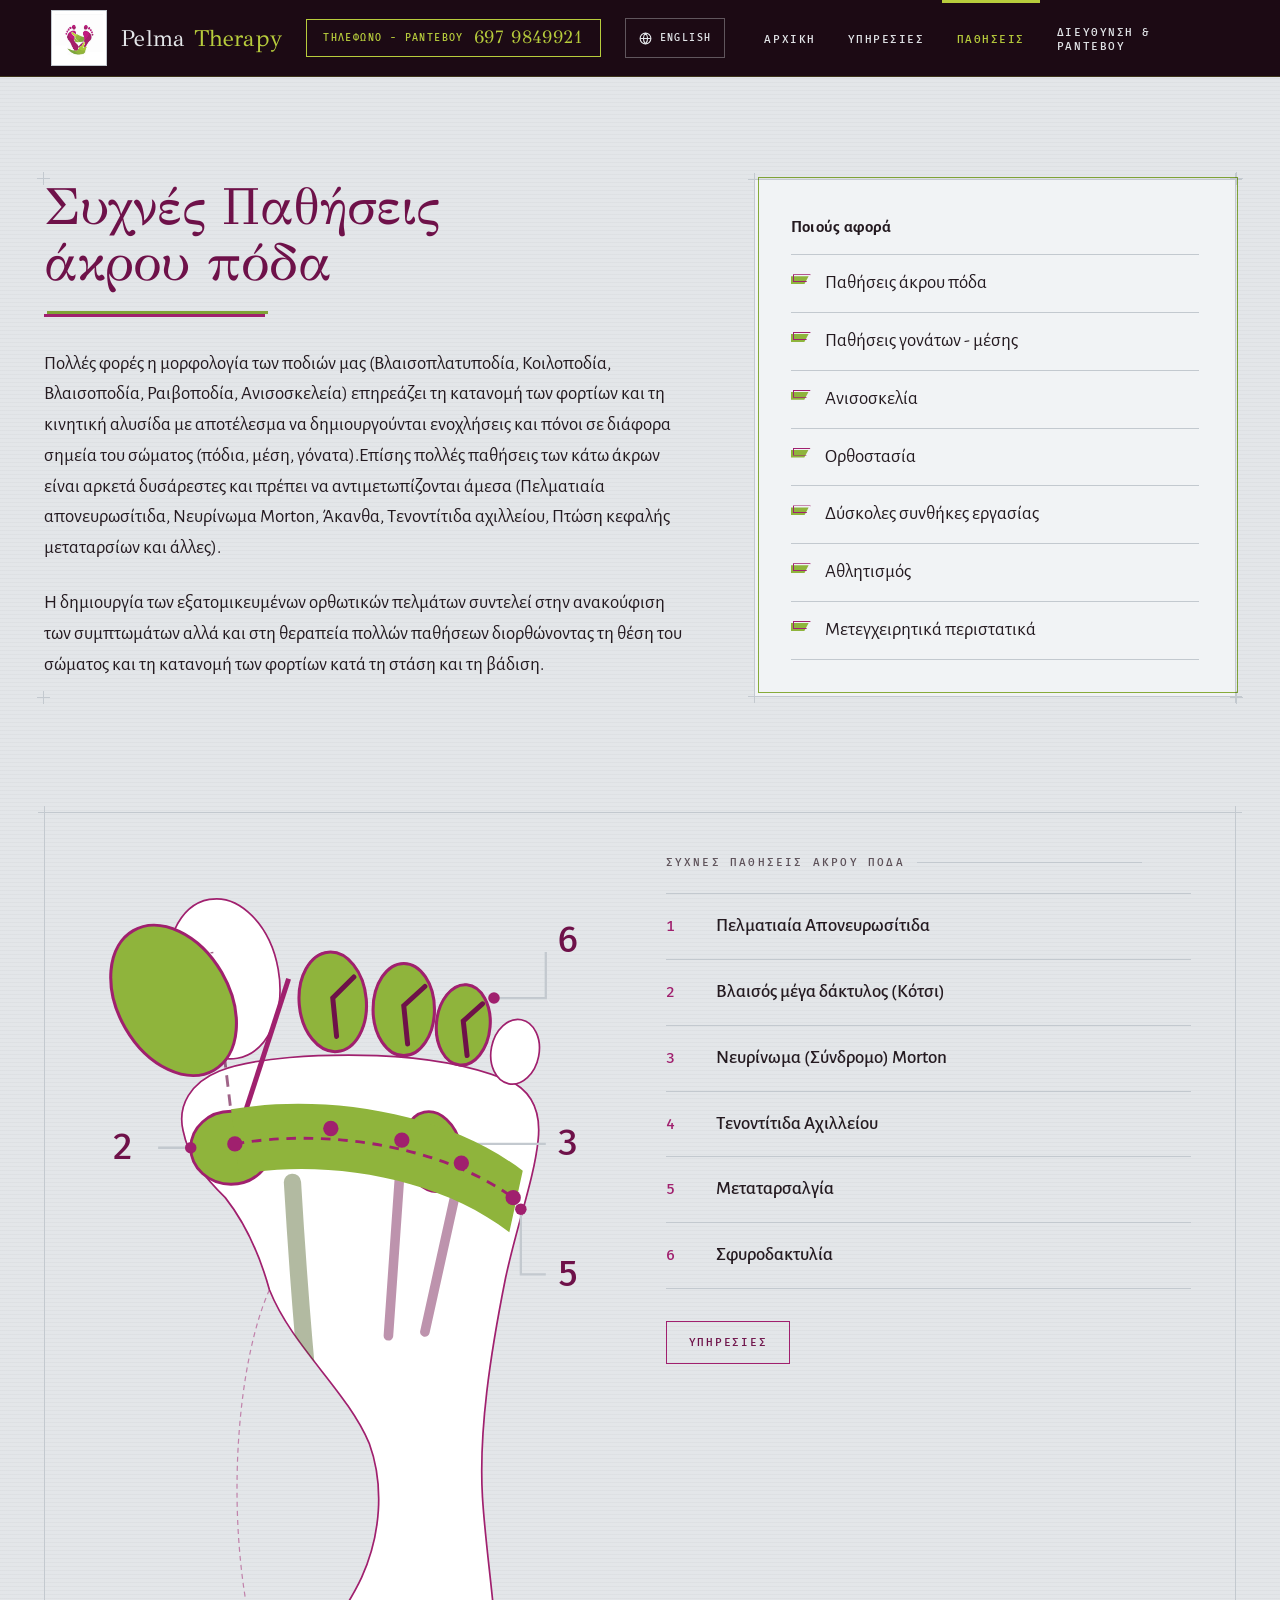
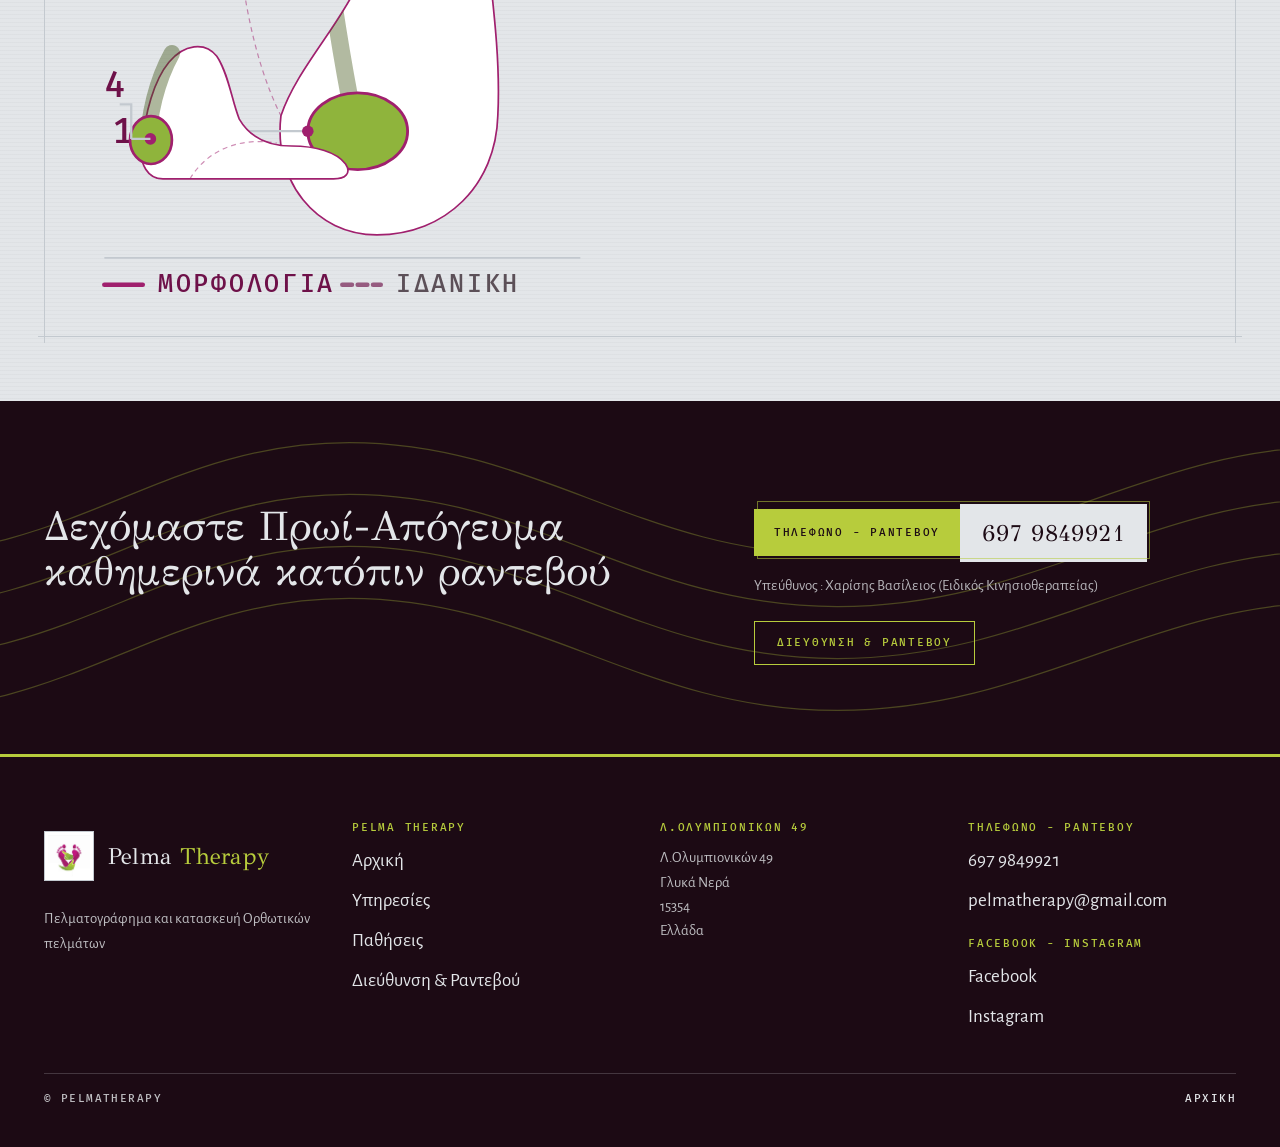
<file: pathiseis.html>
<!DOCTYPE html>
<!-- Pelma Therapy · Παθήσεις. World: Δίχρωμη Ανατομική Πλάκα (see DESIGN.md).
     The six named conditions become a numbered atlas on one shared footprint.
     Every string on this page exists verbatim on pelmatherapy.gr. -->
<html lang="el">
<head>
<meta charset="utf-8">
<meta name="viewport" content="width=device-width, initial-scale=1">
<title>Παθήσεις — Pelma Therapy</title>
<meta name="description" content="Πελματογράφημα και κατασκευή Ορθωτικών πελμάτων">
<link rel="icon" href="assets/favicon.ico">
<meta http-equiv="Content-Security-Policy" content="default-src 'none'; img-src 'self' data:; style-src 'self' 'unsafe-inline'; font-src 'self'; script-src 'self'; form-action 'none'; base-uri 'none'; frame-ancestors 'none'">
<meta name="referrer" content="strict-origin-when-cross-origin">
<link rel="stylesheet" href="assets/plate.css">
</head>
<body>


<svg class="fpdefs" aria-hidden="true" focusable="false">
  <symbol id="fp" viewBox="55 166 202 500">
    <path class="fp-shape" d="M168 660C204 660 230 634 231 598C233 560 225 518 223 484C221 450 227 410 235 370C241 342 250 318 252 298C254 280 246 270 234 266C216 259 194 255 168 254C138 253 104 255 86 262C71 268 64 280 67 293C70 308 79 318 89 328C100 342 107 358 112 376C124 406 152 428 164 456C172 478 170 504 160 526C148 552 126 574 118 598C114 632 136 660 168 660Z"/>
    <ellipse class="fp-shape" cx="88" cy="214" rx="29" ry="42" transform="rotate(-10 88 214)"/>
    <ellipse class="fp-shape" cx="145" cy="226" rx="17.5" ry="26" transform="rotate(-5 145 226)"/>
    <ellipse class="fp-shape" cx="182" cy="230" rx="16" ry="24"/>
    <ellipse class="fp-shape" cx="213" cy="238" rx="14" ry="21" transform="rotate(5 213 238)"/>
    <ellipse class="fp-shape" cx="240" cy="252" rx="12.5" ry="17" transform="rotate(11 240 252)"/>
    <path class="fp-arch" d="M112 376C96 412 90 482 100 540C104 562 110 582 118 598"/>
  </symbol>
</svg>

<header class="masthead">
  <div class="masthead__in">
    <a class="brand" href="index.html">
      <span class="brand__plate"><img src="assets/logo.jpg" alt="" width="1225" height="689" decoding="async"></span>
      <span class="brand__name">Pelma <em>Therapy</em></span>
    </a>
    <a class="mast-tel" href="tel:6979849921">
      <span class="mast-tel__lbl">Τηλέφωνο - Ραντεβού</span>
      <span class="mast-tel__num">697 9849921</span>
    </a>
    <button class="langbtn" type="button" data-lang-toggle aria-pressed="false" lang="en">
      <svg viewBox="0 0 16 16" aria-hidden="true" focusable="false" fill="none" stroke="currentColor" stroke-width="1.4">
        <circle cx="8" cy="8" r="6.6"/><path d="M1.4 8h13.2M8 1.4c3.4 3.6 3.4 9.6 0 13.2M8 1.4C4.6 5 4.6 11 8 14.6"/>
      </svg>
      <span data-lang-label>English</span>
    </button>
    <button class="burger" type="button" aria-controls="nav" aria-expanded="false">Μενού</button>
    <nav class="nav" id="nav" aria-label="Pelma Therapy">
      <a href="index.html">Αρχική</a>
      <a href="ypiresies.html">Υπηρεσίες</a>
      <a href="pathiseis.html" aria-current="page">Παθήσεις</a>
      <a href="rantevou.html">Διεύθυνση &amp; Ραντεβού</a>
    </nav>
  </div>
</header>

<main id="main" class="sheet">
<span class="folio" aria-hidden="true">Παθήσεις · Pelma Therapy</span>


<!-- ==================================================== TITLE =========== -->
<section class="sect">
  <div class="plate">
    <div class="reg" aria-hidden="true"><i></i><i></i><i></i><i></i></div>
    <div class="spread spread--sidebar">
      <div>
        <h1 class="display display--plate">Συχνές Παθήσεις άκρου πόδα</h1>
        <div class="stack" style="margin-top:32px">
          <p>Πολλές φορές η μορφολογία των ποδιών μας (Βλαισοπλατυποδία, Κοιλοποδία, Βλαισοποδία, Ραιβοποδία, Ανισοσκελεία) επηρεάζει τη κατανομή των φορτίων και τη κινητική αλυσίδα με αποτέλεσμα να δημιουργούνται ενοχλήσεις και πόνοι σε διάφορα σημεία του σώματος (πόδια, μέση, γόνατα).Επίσης πολλές παθήσεις των κάτω άκρων είναι αρκετά δυσάρεστες και πρέπει να αντιμετωπίζονται άμεσα (Πελματιαία απονευρωσίτιδα, Νευρίνωμα Morton, Άκανθα, Τενοντίτιδα αχιλλείου, Πτώση κεφαλής μεταταρσίων και άλλες).</p>
          <p>Η δημιουργία των εξατομικευμένων ορθωτικών πελμάτων συντελεί στην ανακούφιση των συμπτωμάτων αλλά και στη θεραπεία πολλών παθήσεων διορθώνοντας τη θέση του σώματος και τη κατανομή των φορτίων κατά τη στάση και τη βάδιση.</p>
        </div>
      </div>

      <div class="panel offreg">
        <div class="reg" aria-hidden="true"><i></i><i></i><i></i><i></i></div>
        <h2 class="title" style="margin-bottom:16px">Ποιούς αφορά</h2>
        <ul class="marks">
          <li>Παθήσεις άκρου πόδα</li>
          <li>Παθήσεις γονάτων - μέσης</li>
          <li>Ανισοσκελία</li>
          <li>Ορθοστασία</li>
          <li>Δύσκολες συνθήκες εργασίας</li>
          <li>Αθλητισμός</li>
          <li>Μετεγχειρητικά περιστατικά</li>
        </ul>
      </div>
    </div>
  </div>
</section>

<!-- ==================================================== THE ATLAS ======= -->
<!-- One plate, six numbered sites, the six condition names as its key —
     the wall-chart convention. Numbering the same foot six times over made
     the numerals decorative; here they key the drawing to the list. -->
<section class="sect">
  <div class="plate plate--framed">
    <div class="reg" aria-hidden="true"><i></i><i></i><i></i><i></i></div>
    <div class="atlasplate">

      <div class="atlasplate__fig">
        <svg viewBox="18 150 274 540" role="img"
             aria-label="Πελματιαία Απονευρωσίτιδα · Βλαισός μέγα δάκτυλος (Κότσι) · Νευρίνωμα (Σύνδρομο) Morton · Τενοντίτιδα Αχιλλείου · Μεταταρσαλγία · Σφυροδακτυλία">
          <defs>
            <clipPath id="fpc">
              <path d="M168 660C204 660 230 634 231 598C233 560 225 518 223 484C221 450 227 410 235 370C241 342 250 318 252 298C254 280 246 270 234 266C216 259 194 255 168 254C138 253 104 255 86 262C71 268 64 280 67 293C70 308 79 318 89 328C100 342 107 358 112 376C124 406 152 428 164 456C172 478 170 504 160 526C148 552 126 574 118 598C114 632 136 660 168 660Z"/>
              <ellipse cx="88" cy="214" rx="29" ry="42" transform="rotate(-10 88 214)"/>
              <ellipse cx="145" cy="226" rx="17.5" ry="26" transform="rotate(-5 145 226)"/>
              <ellipse cx="182" cy="230" rx="16" ry="24"/>
              <ellipse cx="213" cy="238" rx="14" ry="21" transform="rotate(5 213 238)"/>
              <ellipse cx="240" cy="252" rx="12.5" ry="17" transform="rotate(11 240 252)"/>
            </clipPath>
          </defs>

          <use href="#fp" x="55" y="166" width="202" height="500"/>

          <!-- 1 · Πελματιαία Απονευρωσίτιδα — the plantar fascia and its
                   insertion on the calcaneus. A genuinely plantar structure. -->
          <g class="sitegroup" data-site="1">
            <g clip-path="url(#fpc)">
              <path d="M156 600C140 520 130 420 124 320" fill="none" stroke="var(--lime-deep)"
                    stroke-width="9" stroke-linecap="round" opacity=".4"/>
            </g>
            <ellipse class="site" cx="158" cy="606" rx="26" ry="20"/>
            <ellipse cx="158" cy="606" rx="26" ry="20" fill="none" stroke="var(--berry-ink)" stroke-width="1.5"/>
            <path d="M132 606H54" fill="none" stroke="var(--plate-rule)" stroke-width="1.2"/>
            <circle cx="132" cy="606" r="3" fill="var(--berry-ink)"/>
            <text class="svg-lbl svg-lbl--ink sitenum" x="30" y="612" style="font-size:19px">1</text>
          </g>

          <!-- 2 · Βλαισός μέγα δάκτυλος — the hallux deviates LATERALLY toward
                   the second toe; the dashed line is the ideal axis, matching
                   the legend the hero plate already established. -->
          <g class="sitegroup" data-site="2">
            <path d="M94 300 82 200" fill="none" stroke="var(--berry-deep)" stroke-width="1.5"
                  stroke-dasharray="6 4" opacity=".65"/>
            <ellipse class="site" cx="88" cy="214" rx="29" ry="42" transform="rotate(-30 96 268)"/>
            <ellipse cx="88" cy="214" rx="29" ry="42" transform="rotate(-30 96 268)"
                     fill="none" stroke="var(--berry-ink)" stroke-width="1.6"/>
            <path d="M94 300 122 214" fill="none" stroke="var(--berry-ink)" stroke-width="2.6"/>
            <ellipse class="site" cx="92" cy="302" rx="21" ry="19"/>
            <ellipse cx="92" cy="302" rx="21" ry="19" fill="none" stroke="var(--berry-ink)" stroke-width="1.5"/>
            <path d="M71 302H54" fill="none" stroke="var(--plate-rule)" stroke-width="1.2"/>
            <circle cx="71" cy="302" r="3" fill="var(--berry-ink)"/>
            <text class="svg-lbl svg-lbl--ink sitenum" x="30" y="308" style="font-size:19px">2</text>
          </g>

          <!-- 3 · Νευρίνωμα Morton — third/fourth intermetatarsal space -->
          <g class="sitegroup" data-site="3">
            <g clip-path="url(#fpc)" opacity=".45">
              <path d="M181 300 174 400" fill="none" stroke="var(--berry-deep)" stroke-width="5" stroke-linecap="round"/>
              <path d="M212 312 193 398" fill="none" stroke="var(--berry-deep)" stroke-width="5" stroke-linecap="round"/>
            </g>
            <ellipse class="site" cx="197" cy="304" rx="15" ry="21" transform="rotate(-12 197 304)"/>
            <ellipse cx="197" cy="304" rx="15" ry="21" transform="rotate(-12 197 304)"
                     fill="none" stroke="var(--berry-ink)" stroke-width="1.5"/>
            <path d="M212 300h44" fill="none" stroke="var(--plate-rule)" stroke-width="1.2"/>
            <circle cx="212" cy="300" r="3" fill="var(--berry-ink)"/>
            <text class="svg-lbl svg-lbl--ink sitenum" x="262" y="306" style="font-size:19px">3</text>
          </g>

          <!-- 5 · Μεταταρσαλγία — a closed band across the metatarsal head
                   row, clipped so it cannot spill past the lateral border -->
          <g class="sitegroup" data-site="5">
            <g clip-path="url(#fpc)">
              <path class="site" d="M92 282C138 274 202 282 244 314L237 346C198 316 138 308 96 316Z"/>
            </g>
            <path d="M94 300C140 292 200 300 239 328" fill="none" stroke="var(--berry-ink)"
                  stroke-width="1.5" stroke-dasharray="5 4"/>
            <g fill="var(--berry-ink)">
              <circle cx="94" cy="300" r="4"/><circle cx="144" cy="292" r="4"/>
              <circle cx="181" cy="298" r="4"/><circle cx="212" cy="310" r="4"/><circle cx="239" cy="328" r="4"/>
            </g>
            <path d="M243 334v34h13" fill="none" stroke="var(--plate-rule)" stroke-width="1.2"/>
            <circle cx="243" cy="334" r="3" fill="var(--berry-ink)"/>
            <text class="svg-lbl svg-lbl--ink sitenum" x="262" y="374" style="font-size:19px">5</text>
          </g>

          <!-- 6 · Σφυροδακτυλία — the lesser toes buckled at the middle joint -->
          <g class="sitegroup" data-site="6">
            <g>
              <ellipse class="site" cx="145" cy="226" rx="17.5" ry="26" transform="rotate(-5 145 226)"/>
              <ellipse class="site" cx="182" cy="230" rx="16" ry="24"/>
              <ellipse class="site" cx="213" cy="238" rx="14" ry="21" transform="rotate(5 213 238)"/>
            </g>
            <g fill="none" stroke="var(--berry-ink)" stroke-width="1.6">
              <ellipse cx="145" cy="226" rx="17.5" ry="26" transform="rotate(-5 145 226)"/>
              <ellipse cx="182" cy="230" rx="16" ry="24"/>
              <ellipse cx="213" cy="238" rx="14" ry="21" transform="rotate(5 213 238)"/>
            </g>
            <g fill="none" stroke="var(--berry-deep)" stroke-width="2.6" stroke-linecap="round">
              <path d="M147 244 145 224 156 213"/>
              <path d="M184 248 182 228 193 218"/>
              <path d="M215 254 213 236 223 227"/>
            </g>
            <path d="M229 224h27v-24" fill="none" stroke="var(--plate-rule)" stroke-width="1.2"/>
            <circle cx="229" cy="224" r="3" fill="var(--berry-ink)"/>
            <text class="svg-lbl svg-lbl--ink sitenum" x="262" y="200" style="font-size:19px">6</text>
          </g>

          <!-- 4 · Τενοντίτιδα Αχιλλείου — the Achilles is POSTERIOR to the
                   calcaneus and invisible on a plantar view, so it is drawn on
                   the lateral profile inset below, not on the sole. -->
          <g class="sitegroup" data-site="4">
            <g transform="translate(30 556) scale(0.78)">
              <path class="fp-shape"
                d="M34 96C24 96 18 86 20 74C22 52 28 30 38 18C48 6 62 4 70 14C78 26 80 44 85 56C92 68 104 74 120 74C136 74 150 78 156 86C160 92 156 96 148 96Z"/>
              <path class="fp-arch" d="M52 96C64 76 86 68 110 72"/>
              <!-- the tendon descending behind the heel to its insertion -->
              <path d="M40 12C30 30 24 54 24 76" fill="none" stroke="var(--lime-deep)"
                    stroke-width="11" stroke-linecap="round" opacity=".42"/>
              <ellipse class="site" cx="26" cy="70" rx="14" ry="16"/>
              <ellipse cx="26" cy="70" rx="14" ry="16" fill="none" stroke="var(--berry-ink)" stroke-width="1.8"/>
            </g>
            <path d="M40 610v-18h-6" fill="none" stroke="var(--plate-rule)" stroke-width="1.2"/>
            <circle cx="50" cy="610" r="3" fill="var(--berry-ink)"/>
            <path d="M50 610H40" fill="none" stroke="var(--plate-rule)" stroke-width="1.2"/>
            <text class="svg-lbl svg-lbl--ink sitenum" x="26" y="588" style="font-size:19px">4</text>
          </g>

          <!-- legend: the two line conventions this plate uses -->
          <path d="M26 672h248" fill="none" stroke="var(--plate-rule)" stroke-width="1"/>
          <g stroke-width="2.4" stroke-linecap="round">
            <path d="M26 686h20" stroke="var(--berry-ink)"/>
            <path d="M150 686h20" stroke="var(--berry-deep)" stroke-dasharray="5 3" opacity=".65"/>
          </g>
          <text class="svg-lbl svg-lbl--ink" x="54" y="690">ΜΟΡΦΟΛΟΓΙΑ</text>
          <text class="svg-lbl" x="178" y="690">ΙΔΑΝΙΚΗ</text>
        </svg>
      </div>

      <div>
        <p class="platenum">Συχνές Παθήσεις άκρου πόδα</p>
        <ol class="atlaskey" data-atlaskey>
          <li><button type="button" data-site="1"><span class="n">1</span><span class="t">Πελματιαία Απονευρωσίτιδα</span></button></li>
          <li><button type="button" data-site="2"><span class="n">2</span><span class="t">Βλαισός μέγα δάκτυλος (Κότσι)</span></button></li>
          <li><button type="button" data-site="3"><span class="n">3</span><span class="t">Νευρίνωμα (Σύνδρομο) Morton</span></button></li>
          <li><button type="button" data-site="4"><span class="n">4</span><span class="t">Τενοντίτιδα Αχιλλείου</span></button></li>
          <li><button type="button" data-site="5"><span class="n">5</span><span class="t">Μεταταρσαλγία</span></button></li>
          <li><button type="button" data-site="6"><span class="n">6</span><span class="t">Σφυροδακτυλία</span></button></li>
        </ol>
        <p style="margin-top:32px"><a class="pbtn" href="ypiresies.html">Υπηρεσίες</a></p>
      </div>

    </div>
  </div>
</section>

<!-- ==================================================== CLOSE =========== -->
<section class="band">
  <svg class="band__contours" viewBox="0 0 1400 340" preserveAspectRatio="xMidYMid slice" aria-hidden="true" focusable="false">
    <g fill="none" stroke="var(--lime-bright)" stroke-width="1.2">
      <path d="M-40 300C160 300 240 190 420 190s280 108 470 108 300-104 480-104 240 96 420 96"/>
      <path d="M-40 250C160 250 240 140 420 140s280 108 470 108 300-104 480-104 240 96 420 96"/>
      <path d="M-40 200C160 200 240 90 420 90s280 108 470 108 300-104 480-104 240 96 420 96"/>
      <path d="M-40 150C160 150 240 40 420 40s280 108 470 108 300-104 480-104 240 96 420 96"/>
    </g>
  </svg>
  <div class="plate">
    <div class="spread spread--sidebar">
      <div>
        <h2 class="headline">Δεχόμαστε Πρωί-Απόγευμα καθημερινά κατόπιν ραντεβού</h2>
      </div>
      <div>
        <a class="imprint offreg" href="tel:6979849921">
          <span class="imprint__lbl">Τηλέφωνο - Ραντεβού</span>
          <span class="imprint__num">697 9849921</span>
        </a>
        <span class="imprint__note">Υπεύθυνος : Χαρίσης Βασίλειος (Ειδικός Κινησιοθεραπείας)</span>
        <p style="margin-top:24px"><a class="pbtn" href="rantevou.html">Διεύθυνση &amp; Ραντεβού</a></p>
      </div>
    </div>
  </div>
</section>

</main>

<footer class="footer">
  <div class="plate">
    <div class="footer__grid">
      <div>
        <a class="brand" href="index.html" style="margin:0 0 16px">
          <span class="brand__plate"><img src="assets/logo.jpg" alt="" width="1225" height="689" decoding="async"></span>
          <span class="brand__name">Pelma <em>Therapy</em></span>
        </a>
        <p style="font-size:.9375rem">Πελματογράφημα και κατασκευή Ορθωτικών πελμάτων</p>
      </div>
      <div>
        <span class="lbl">Pelma Therapy</span>
        <ul>
          <li><a href="index.html">Αρχική</a></li>
          <li><a href="ypiresies.html">Υπηρεσίες</a></li>
          <li><a href="pathiseis.html">Παθήσεις</a></li>
          <li><a href="rantevou.html">Διεύθυνση &amp; Ραντεβού</a></li>
        </ul>
      </div>
      <div>
        <span class="lbl">Λ.Ολυμπιονικών 49</span>
        <p style="font-size:.9375rem;margin:0">Λ.Ολυμπιονικών 49<br>Γλυκά Νερά<br>15354<br>Ελλάδα</p>
      </div>
      <div>
        <span class="lbl">Τηλέφωνο - Ραντεβού</span>
        <ul>
          <li><a href="tel:6979849921" class="mono-nums">697 9849921</a></li>
          <li><a href="mailto:pelmatherapy@gmail.com">pelmatherapy@gmail.com</a></li>
        </ul>
        <span class="lbl" style="margin-top:20px">Facebook - Instagram</span>
        <ul>
          <li><a href="https://www.facebook.com/pelmatherapy/" rel="noopener">Facebook</a></li>
          <li><a href="https://instagram.com/Pelmatherapy" rel="noopener">Instagram</a></li>
        </ul>
      </div>
    </div>
    <div class="footer__base">
      <span>&copy; Pelmatherapy</span>
      <a href="index.html">Αρχική</a>
    </div>
  </div>
</footer>


<script src="assets/i18n.js"></script>
<script src="assets/plate.js"></script>
</body>
</html>
</file>
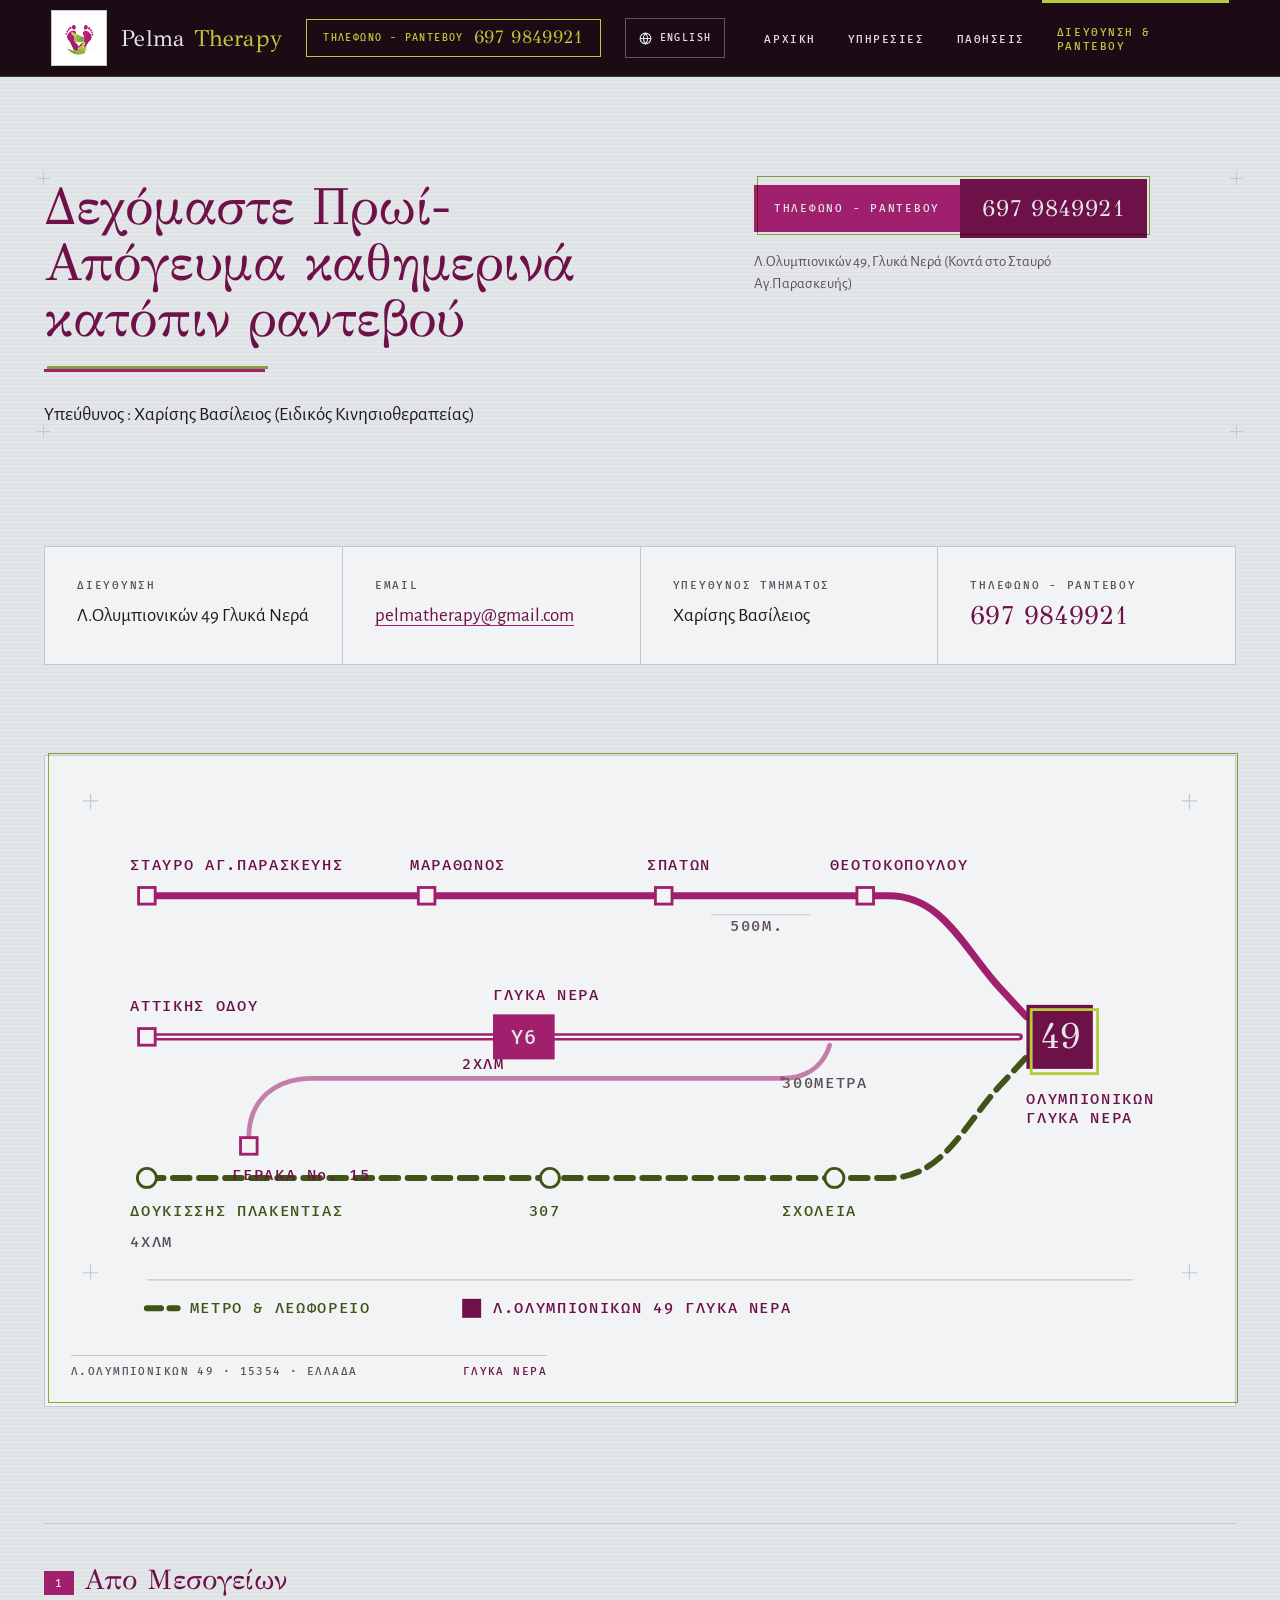
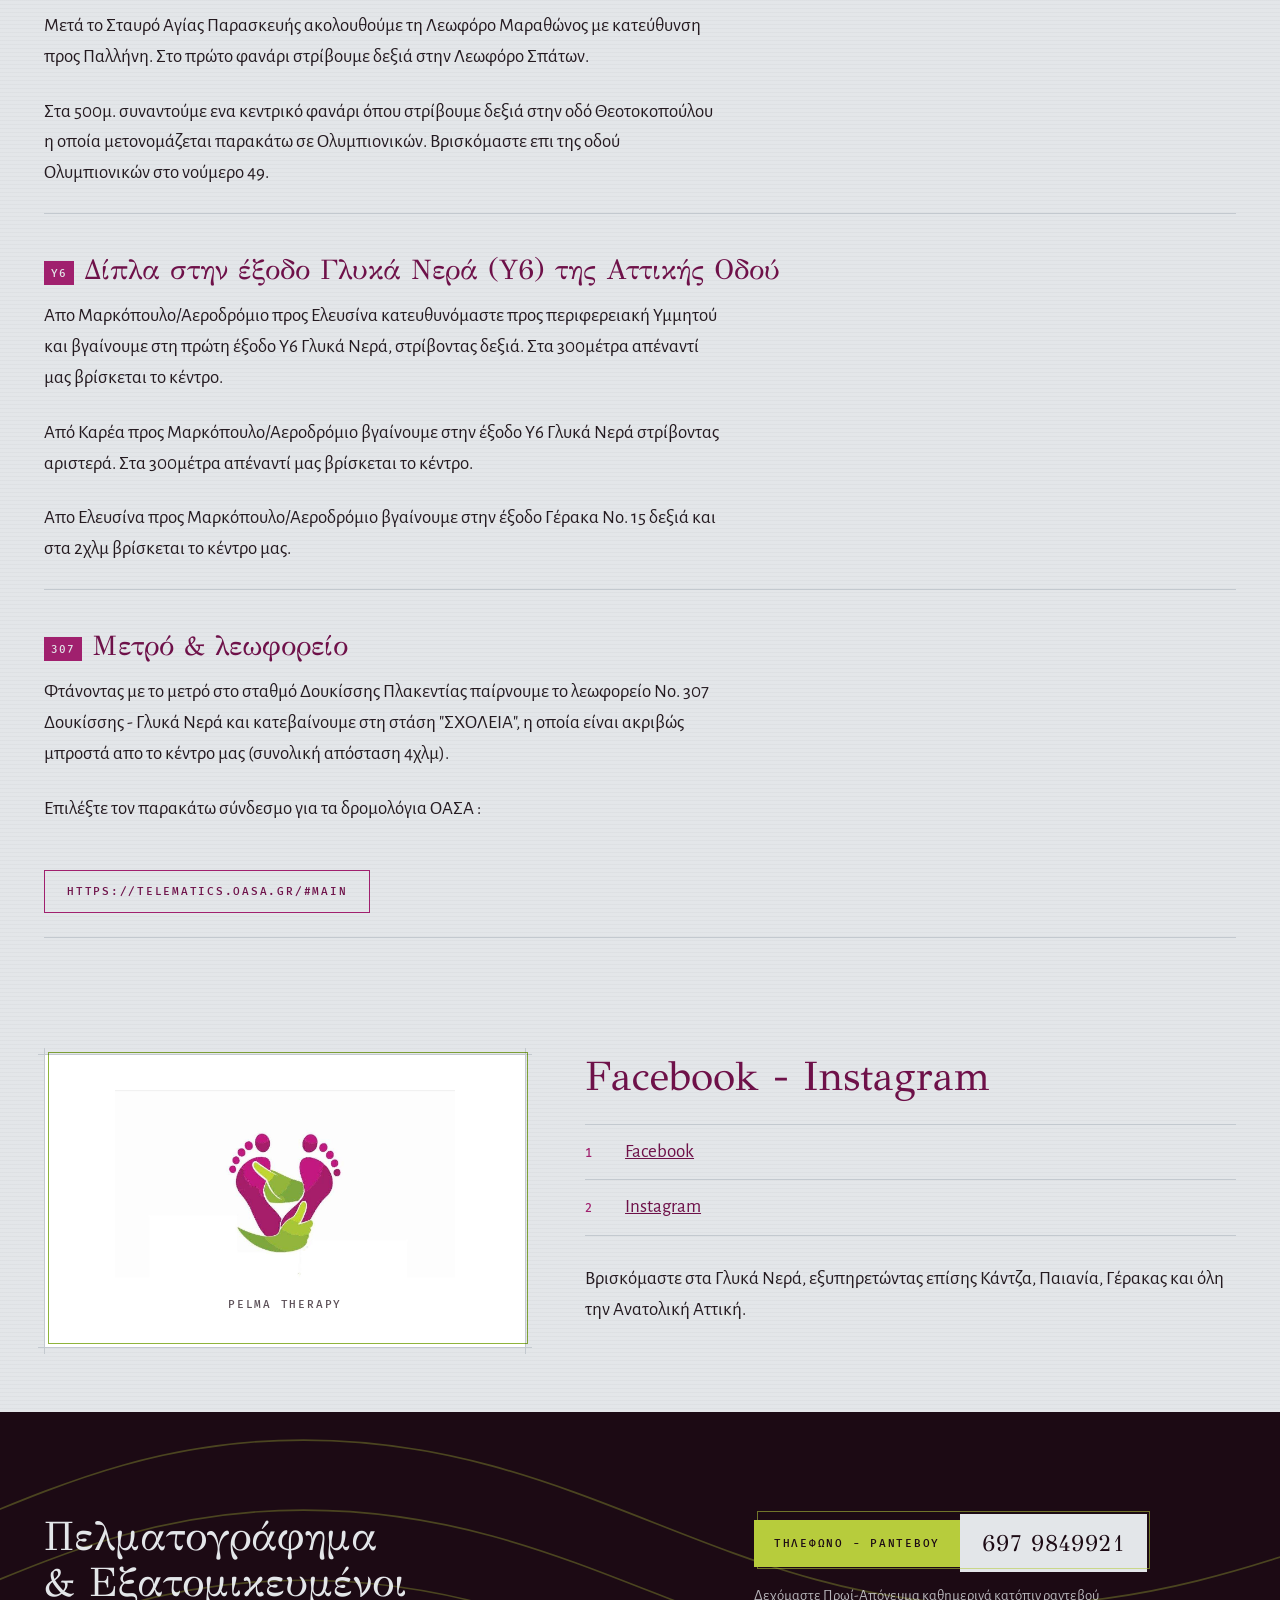
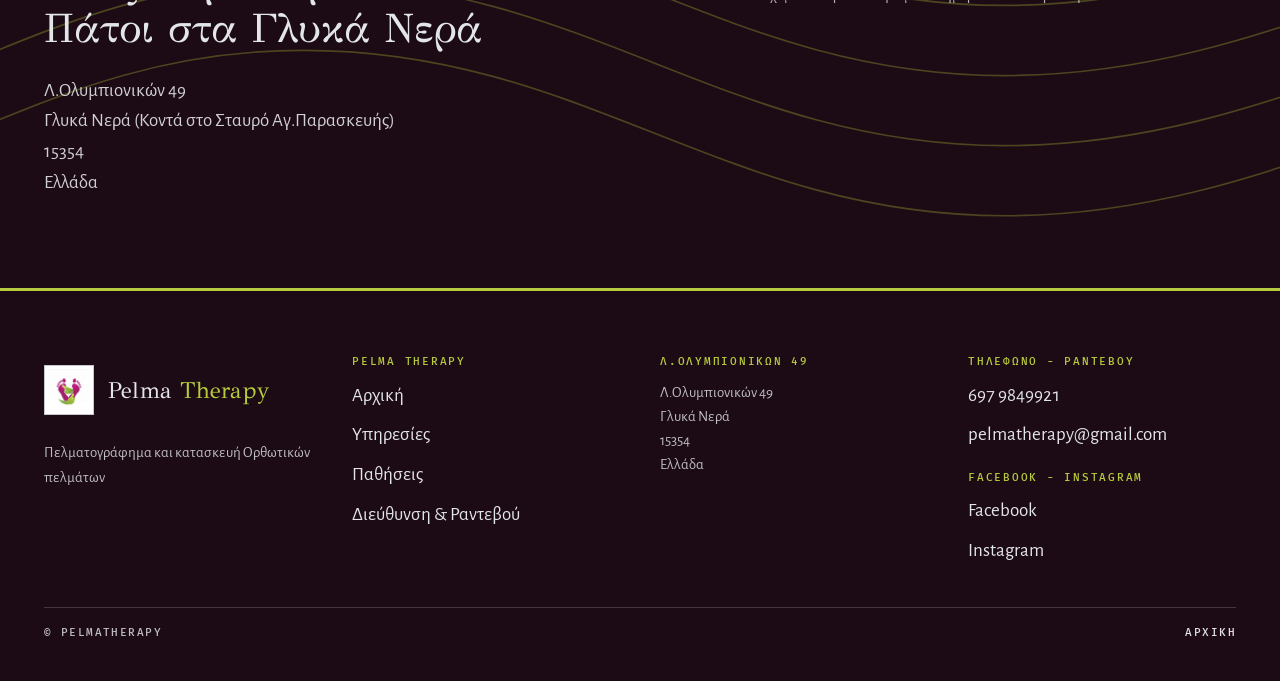
<file: rantevou.html>
<!DOCTYPE html>
<!-- Pelma Therapy · Διεύθυνση & Ραντεβού. World: Δίχρωμη Ανατομική Πλάκα.
     The four approaches the practice describes are drawn as one convergent
     route plate. Every label on it is a string that exists on pelmatherapy.gr. -->
<html lang="el">
<head>
<meta charset="utf-8">
<meta name="viewport" content="width=device-width, initial-scale=1">
<title>Διεύθυνση &amp; Ραντεβού — Pelma Therapy</title>
<meta name="description" content="Πελματογράφημα και κατασκευή Ορθωτικών πελμάτων">
<link rel="icon" href="assets/favicon.ico">
<meta http-equiv="Content-Security-Policy" content="default-src 'none'; img-src 'self' data:; style-src 'self' 'unsafe-inline'; font-src 'self'; script-src 'self'; form-action 'none'; base-uri 'none'; frame-ancestors 'none'">
<meta name="referrer" content="strict-origin-when-cross-origin">
<link rel="stylesheet" href="assets/plate.css">
</head>
<body>


<header class="masthead">
  <div class="masthead__in">
    <a class="brand" href="index.html">
      <span class="brand__plate"><img src="assets/logo.jpg" alt="" width="1225" height="689" decoding="async"></span>
      <span class="brand__name">Pelma <em>Therapy</em></span>
    </a>
    <a class="mast-tel" href="tel:6979849921">
      <span class="mast-tel__lbl">Τηλέφωνο - Ραντεβού</span>
      <span class="mast-tel__num">697 9849921</span>
    </a>
    <button class="langbtn" type="button" data-lang-toggle aria-pressed="false" lang="en">
      <svg viewBox="0 0 16 16" aria-hidden="true" focusable="false" fill="none" stroke="currentColor" stroke-width="1.4">
        <circle cx="8" cy="8" r="6.6"/><path d="M1.4 8h13.2M8 1.4c3.4 3.6 3.4 9.6 0 13.2M8 1.4C4.6 5 4.6 11 8 14.6"/>
      </svg>
      <span data-lang-label>English</span>
    </button>
    <button class="burger" type="button" aria-controls="nav" aria-expanded="false">Μενού</button>
    <nav class="nav" id="nav" aria-label="Pelma Therapy">
      <a href="index.html">Αρχική</a>
      <a href="ypiresies.html">Υπηρεσίες</a>
      <a href="pathiseis.html">Παθήσεις</a>
      <a href="rantevou.html" aria-current="page">Διεύθυνση &amp; Ραντεβού</a>
    </nav>
  </div>
</header>

<main id="main" class="sheet">
<span class="folio" aria-hidden="true">Διεύθυνση &amp; Ραντεβού · Pelma Therapy</span>


<!-- ================================================= TITLE + CONTACT ==== -->
<section class="sect">
  <div class="plate">
    <div class="reg" aria-hidden="true"><i></i><i></i><i></i><i></i></div>
    <div class="spread spread--sidebar">
      <div>
        <h1 class="display display--plate">Δεχόμαστε Πρωί-Απόγευμα καθημερινά κατόπιν ραντεβού</h1>
        <p style="margin-top:28px">Υπεύθυνος : Χαρίσης Βασίλειος (Ειδικός Κινησιοθεραπείας)</p>
      </div>
      <div>
        <a class="imprint offreg" href="tel:6979849921">
          <span class="imprint__lbl">Τηλέφωνο - Ραντεβού</span>
          <span class="imprint__num">697 9849921</span>
        </a>
        <span class="imprint__note">Λ.Ολυμπιονικών 49, Γλυκά Νερά (Κοντά στο Σταυρό Αγ.Παρασκευής)</span>
      </div>
    </div>
  </div>
</section>

<section class="sect sect--tight">
  <div class="plate">
    <div class="contactgrid">
      <div>
        <span class="lbl">Διεύθυνση</span>
        <span>Λ.Ολυμπιονικών 49 Γλυκά Νερά</span>
      </div>
      <div>
        <span class="lbl">Email</span>
        <span><a href="mailto:pelmatherapy@gmail.com">pelmatherapy@gmail.com</a></span>
      </div>
      <div>
        <span class="lbl">Υπεύθυνος Τμήματος</span>
        <span>Χαρίσης Βασίλειος</span>
      </div>
      <div>
        <span class="lbl">Τηλέφωνο - Ραντεβού</span>
        <span class="big"><a href="tel:6979849921" style="border:0">697 9849921</a></span>
      </div>
    </div>
  </div>
</section>

<!-- ==================================================== ROUTE PLATE ===== -->
<section class="sect">
  <div class="plate">
    <div class="figwell offreg">
      <p class="scrollnote">Λ.Ολυμπιονικών 49 Γλυκά Νερά</p>
      <div class="scroller" tabindex="0" role="group"
           aria-label="Απο Μεσογείων · Δίπλα στην έξοδο Γλυκά Νερά (Y6) της Αττικής Οδού · Μετρό &amp; λεωφορείο">
      <svg viewBox="0 0 960 470" style="width:100%;min-width:640px;height:auto;display:block" role="img"
           aria-label="Απο Μεσογείων · Δίπλα στην έξοδο Γλυκά Νερά (Y6) της Αττικής Οδού · Μετρό &amp; λεωφορείο · Λ.Ολυμπιονικών 49 Γλυκά Νερά">
        <g fill="none" stroke="var(--plate-rule)" stroke-width="1">
          <path d="M10 16h13M16.5 10v13M950 16h-13M943.5 10v13M10 414h13M16.5 420v-13M950 414h-13M943.5 420v-13"/>
        </g>

        <!-- ---- route 1: Απο Μεσογείων -------------------------------- -->
        <path d="M64 96H690C734 96 752 138 782 172L806 198" fill="none"
              stroke="var(--berry-ink)" stroke-width="6" stroke-linecap="round"/>
        <!-- ---- route 2: Δίπλα στην έξοδο Γλυκά Νερά (Y6) ------------- -->
        <path d="M64 215H800" fill="none" stroke="var(--berry-ink)" stroke-width="6" stroke-linecap="round"/>
        <path d="M64 215H800" fill="none" stroke="var(--plate-field)" stroke-width="2"/>
        <!-- ---- route 3: Μετρό & λεωφορείο ---------------------------- -->
        <path d="M64 334H690C734 334 752 292 782 258L806 232" fill="none"
              stroke="var(--lime-deep)" stroke-width="5" stroke-linecap="round" stroke-dasharray="14 8"/>

        <!-- nodes -->
        <g fill="var(--plate-field)" stroke="var(--berry-ink)" stroke-width="2.4">
          <rect x="57" y="89" width="14" height="14"/>
          <rect x="293" y="89" width="14" height="14"/>
          <rect x="493" y="89" width="14" height="14"/>
          <rect x="663" y="89" width="14" height="14"/>
          <rect x="57" y="208" width="14" height="14"/>
        </g>
        <g fill="var(--plate-field)" stroke="var(--lime-deep)" stroke-width="2.4">
          <circle cx="64" cy="334" r="8"/>
          <circle cx="404" cy="334" r="8"/>
          <circle cx="644" cy="334" r="8"/>
        </g>

        <!-- the fourth approach the copy describes: out at Γέρακα Νο. 15,
             then 2χλμ. It joins route 2 rather than getting its own spine. -->
        <path d="M150 300C150 268 172 250 204 250H600" fill="none"
              stroke="var(--berry-ink)" stroke-width="4" stroke-linecap="round" opacity=".55"/>
        <rect x="143" y="300" width="14" height="14" fill="var(--plate-field)" stroke="var(--berry-ink)" stroke-width="2.4"/>
        <path d="M600 250C624 250 636 236 640 222" fill="none"
              stroke="var(--berry-ink)" stroke-width="4" stroke-linecap="round" opacity=".55"/>
        <g class="svg-lbl svg-lbl--ink">
          <text x="136" y="336">ΓΕΡΑΚΑ Νο. 15</text>
          <text x="330" y="242">2ΧΛΜ</text>
        </g>

        <!-- the exit shield -->
        <rect x="356" y="196" width="52" height="38" fill="var(--berry-ink)"/>
        <text x="382" y="221" text-anchor="middle" fill="var(--plate-stock)"
              style="font-family:var(--f-label);font-size:17px;font-weight:500;letter-spacing:1px">Υ6</text>

        <!-- the destination -->
        <rect x="806" y="188" width="56" height="54" fill="var(--berry-deep)"/>
        <rect x="810" y="192" width="56" height="54" fill="none" stroke="var(--lime-bright)" stroke-width="2.4"/>
        <text x="834" y="224" text-anchor="middle" fill="var(--plate-stock)"
              style="font-family:var(--f-display);font-size:30px">49</text>

        <!-- labels: route 1. Every word form here is one the site itself
             uses — «Σταυρό Αγ.Παρασκευής», «Μαραθώνος», «Σπάτων»,
             «Αττικής Οδού» — not a re-cased or abbreviated variant. -->
        <g class="svg-lbl svg-lbl--ink">
          <text x="50" y="74">ΣΤΑΥΡΟ ΑΓ.ΠΑΡΑΣΚΕΥΗΣ</text>
          <text x="286" y="74">ΜΑΡΑΘΩΝΟΣ</text>
          <text x="486" y="74">ΣΠΑΤΩΝ</text>
          <text x="640" y="74">ΘΕΟΤΟΚΟΠΟΥΛΟΥ</text>
        </g>
        <g class="svg-lbl"><text x="556" y="126">500Μ.</text></g>
        <g stroke="var(--plate-rule)" stroke-width="1" fill="none"><path d="M540 112h84"/></g>

        <!-- labels: route 2 -->
        <g class="svg-lbl svg-lbl--ink">
          <text x="50" y="193">ΑΤΤΙΚΗΣ ΟΔΟΥ</text>
          <text x="356" y="184">ΓΛΥΚΑ ΝΕΡΑ</text>
        </g>
        <g class="svg-lbl"><text x="600" y="258">300ΜΕΤΡΑ</text></g>

        <!-- labels: route 3. 4χλμ is the total distance from the metro, so it
             sits under the line's start, not between two nodes. -->
        <g class="svg-lbl svg-lbl--lime">
          <text x="50" y="366">ΔΟΥΚΙΣΣΗΣ ΠΛΑΚΕΝΤΙΑΣ</text>
          <text x="386" y="366">307</text>
          <text x="600" y="366">ΣΧΟΛΕΙΑ</text>
        </g>
        <g class="svg-lbl"><text x="50" y="392">4ΧΛΜ</text></g>

        <!-- destination label -->
        <g class="svg-lbl svg-lbl--ink">
          <text x="806" y="272">ΟΛΥΜΠΙΟΝΙΚΩΝ</text>
          <text x="806" y="288">ΓΛΥΚΑ ΝΕΡΑ</text>
        </g>

        <!-- legend: only the conventions a reader could not infer. The solid
             berry lines need no label once the dashed transit line is named. -->
        <path d="M64 420h832" fill="none" stroke="var(--plate-rule)" stroke-width="1"/>
        <g stroke-width="5" stroke-linecap="round">
          <path d="M64 444h26" stroke="var(--lime-deep)" stroke-dasharray="12 7"/>
        </g>
        <rect x="330" y="436" width="16" height="16" fill="var(--berry-deep)"/>
        <g class="svg-lbl svg-lbl--lime"><text x="100" y="448">ΜΕΤΡΟ &amp; ΛΕΩΦΟΡΕΙΟ</text></g>
        <g class="svg-lbl svg-lbl--ink"><text x="356" y="448">Λ.ΟΛΥΜΠΙΟΝΙΚΩΝ 49 ΓΛΥΚΑ ΝΕΡΑ</text></g>
      </svg>
      </div>
      <p class="figcap">
        <span>Λ.Ολυμπιονικών 49 · 15354 · Ελλάδα</span>
        <span><b>Γλυκά Νερά</b></span>
      </p>
    </div>
  </div>
</section>

<!-- ==================================================== THE ROUTES ====== -->
<section class="sect">
  <div class="plate">
    <ul class="routes">

      <li>
        <h2 class="headline headline--route"><span class="marker">1</span>Απο Μεσογείων</h2>
        <div class="stack" style="margin-top:16px">
          <p>Μετά το Σταυρό Αγίας Παρασκευής ακολουθούμε τη Λεωφόρο Μαραθώνος με κατεύθυνση προς Παλλήνη. Στο πρώτο φανάρι στρίβουμε δεξιά στην Λεωφόρο Σπάτων.</p>
          <p>Στα 500μ. συναντούμε ενα κεντρικό φανάρι όπου στρίβουμε δεξιά στην οδό Θεοτοκοπούλου η οποία μετονομάζεται παρακάτω σε Ολυμπιονικών. Βρισκόμαστε επι της οδού Ολυμπιονικών στο νούμερο 49.</p>
        </div>
      </li>

      <li>
        <h2 class="headline headline--route"><span class="marker">Υ6</span>Δίπλα στην έξοδο Γλυκά Νερά (Y6) της Αττικής Οδού</h2>
        <div class="stack" style="margin-top:16px">
          <p>Απο Μαρκόπουλο/Αεροδρόμιο προς Ελευσίνα κατευθυνόμαστε προς περιφερειακή Υμμητού και βγαίνουμε στη πρώτη έξοδο Υ6 Γλυκά Νερά, στρίβοντας δεξιά. Στα 300μέτρα απέναντί μας βρίσκεται το κέντρο.</p>
          <p>Από Καρέα προς Μαρκόπουλο/Αεροδρόμιο βγαίνουμε στην έξοδο Υ6 Γλυκά Νερά στρίβοντας αριστερά. Στα 300μέτρα απέναντί μας βρίσκεται το κέντρο.</p>
          <p>Απο Ελευσίνα προς Μαρκόπουλο/Αεροδρόμιο βγαίνουμε στην έξοδο Γέρακα Νο. 15 δεξιά και στα 2χλμ βρίσκεται το κέντρο μας.</p>
        </div>
      </li>

      <li>
        <h2 class="headline headline--route"><span class="marker">307</span>Μετρό &amp; λεωφορείο</h2>
        <div class="stack" style="margin-top:16px">
          <p>Φτάνοντας με το μετρό στο σταθμό Δουκίσσης Πλακεντίας παίρνουμε το λεωφορείο Νο. 307 Δουκίσσης - Γλυκά Νερά και κατεβαίνουμε στη στάση "ΣΧΟΛΕΙΑ", η οποία είναι ακριβώς μπροστά απο το κέντρο μας (συνολική απόσταση 4χλμ).</p>
          <p>Επιλέξτε τον παρακάτω σύνδεσμο για τα δρομολόγια ΟΑΣΑ :</p>
          <p class="oasa"><a class="pbtn" href="https://telematics.oasa.gr/#main" rel="noopener">https://telematics.oasa.gr/#main</a></p>
        </div>
      </li>

    </ul>
  </div>
</section>

<!-- ==================================================== THE MARK ======== -->
<section class="sect">
  <div class="plate">
    <div class="spread spread--figleft">
      <figure class="panel offreg" style="margin:0;background:#fff">
        <div class="reg" aria-hidden="true"><i></i><i></i><i></i><i></i></div>
        <img src="assets/logo.jpg" alt="Pelma Therapy" width="1225" height="689"
             style="width:100%;max-width:340px;margin-inline:auto">
        <figcaption class="lbl" style="margin-top:16px;color:var(--ink-muted);text-align:center">Pelma Therapy</figcaption>
      </figure>
      <div>
        <h2 class="headline">Facebook - Instagram</h2>
        <ul class="plainlist" style="margin-top:24px">
          <li><span class="n">1</span><span><a href="https://www.facebook.com/pelmatherapy/" rel="noopener" style="color:var(--berry-deep)">Facebook</a></span></li>
          <li><span class="n">2</span><span><a href="https://instagram.com/Pelmatherapy" rel="noopener" style="color:var(--berry-deep)">Instagram</a></span></li>
        </ul>
        <p style="margin-top:28px">Βρισκόμαστε στα Γλυκά Νερά, εξυπηρετώντας επίσης Κάντζα, Παιανία, Γέρακας και όλη την Ανατολική Αττική.</p>
      </div>
    </div>
  </div>
</section>

<!-- ==================================================== CLOSE =========== -->
<section class="band">
  <svg class="band__contours" viewBox="0 0 1400 340" preserveAspectRatio="xMidYMid slice" aria-hidden="true" focusable="false">
    <g fill="none" stroke="var(--lime-bright)" stroke-width="1.2">
      <path d="M-40 290C180 290 260 170 460 170s300 118 500 118 320-112 520-112 200 92 380 92"/>
      <path d="M-40 240C180 240 260 120 460 120s300 118 500 118 320-112 520-112 200 92 380 92"/>
      <path d="M-40 190C180 190 260 70 460 70s300 118 500 118 320-112 520-112 200 92 380 92"/>
      <path d="M-40 140C180 140 260 20 460 20s300 118 500 118 320-112 520-112 200 92 380 92"/>
    </g>
  </svg>
  <div class="plate">
    <div class="spread spread--sidebar">
      <div>
        <h2 class="headline">Πελματογράφημα &amp; Εξατομικευμένοι Πάτοι στα Γλυκά Νερά</h2>
        <p style="margin-top:24px">
          Λ.Ολυμπιονικών 49<br>
          Γλυκά Νερά (Κοντά στο Σταυρό Αγ.Παρασκευής)<br>
          15354<br>
          Ελλάδα
        </p>
      </div>
      <div>
        <a class="imprint offreg" href="tel:6979849921">
          <span class="imprint__lbl">Τηλέφωνο - Ραντεβού</span>
          <span class="imprint__num">697 9849921</span>
        </a>
        <span class="imprint__note">Δεχόμαστε Πρωί-Απόγευμα καθημερινά κατόπιν ραντεβού</span>
      </div>
    </div>
  </div>
</section>

</main>

<footer class="footer">
  <div class="plate">
    <div class="footer__grid">
      <div>
        <a class="brand" href="index.html" style="margin:0 0 16px">
          <span class="brand__plate"><img src="assets/logo.jpg" alt="" width="1225" height="689" decoding="async"></span>
          <span class="brand__name">Pelma <em>Therapy</em></span>
        </a>
        <p style="font-size:.9375rem">Πελματογράφημα και κατασκευή Ορθωτικών πελμάτων</p>
      </div>
      <div>
        <span class="lbl">Pelma Therapy</span>
        <ul>
          <li><a href="index.html">Αρχική</a></li>
          <li><a href="ypiresies.html">Υπηρεσίες</a></li>
          <li><a href="pathiseis.html">Παθήσεις</a></li>
          <li><a href="rantevou.html">Διεύθυνση &amp; Ραντεβού</a></li>
        </ul>
      </div>
      <div>
        <span class="lbl">Λ.Ολυμπιονικών 49</span>
        <p style="font-size:.9375rem;margin:0">Λ.Ολυμπιονικών 49<br>Γλυκά Νερά<br>15354<br>Ελλάδα</p>
      </div>
      <div>
        <span class="lbl">Τηλέφωνο - Ραντεβού</span>
        <ul>
          <li><a href="tel:6979849921" class="mono-nums">697 9849921</a></li>
          <li><a href="mailto:pelmatherapy@gmail.com">pelmatherapy@gmail.com</a></li>
        </ul>
        <span class="lbl" style="margin-top:20px">Facebook - Instagram</span>
        <ul>
          <li><a href="https://www.facebook.com/pelmatherapy/" rel="noopener">Facebook</a></li>
          <li><a href="https://instagram.com/Pelmatherapy" rel="noopener">Instagram</a></li>
        </ul>
      </div>
    </div>
    <div class="footer__base">
      <span>&copy; Pelmatherapy</span>
      <a href="index.html">Αρχική</a>
    </div>
  </div>
</footer>


<script src="assets/i18n.js"></script>
<script src="assets/plate.js"></script>
</body>
</html>
</file>
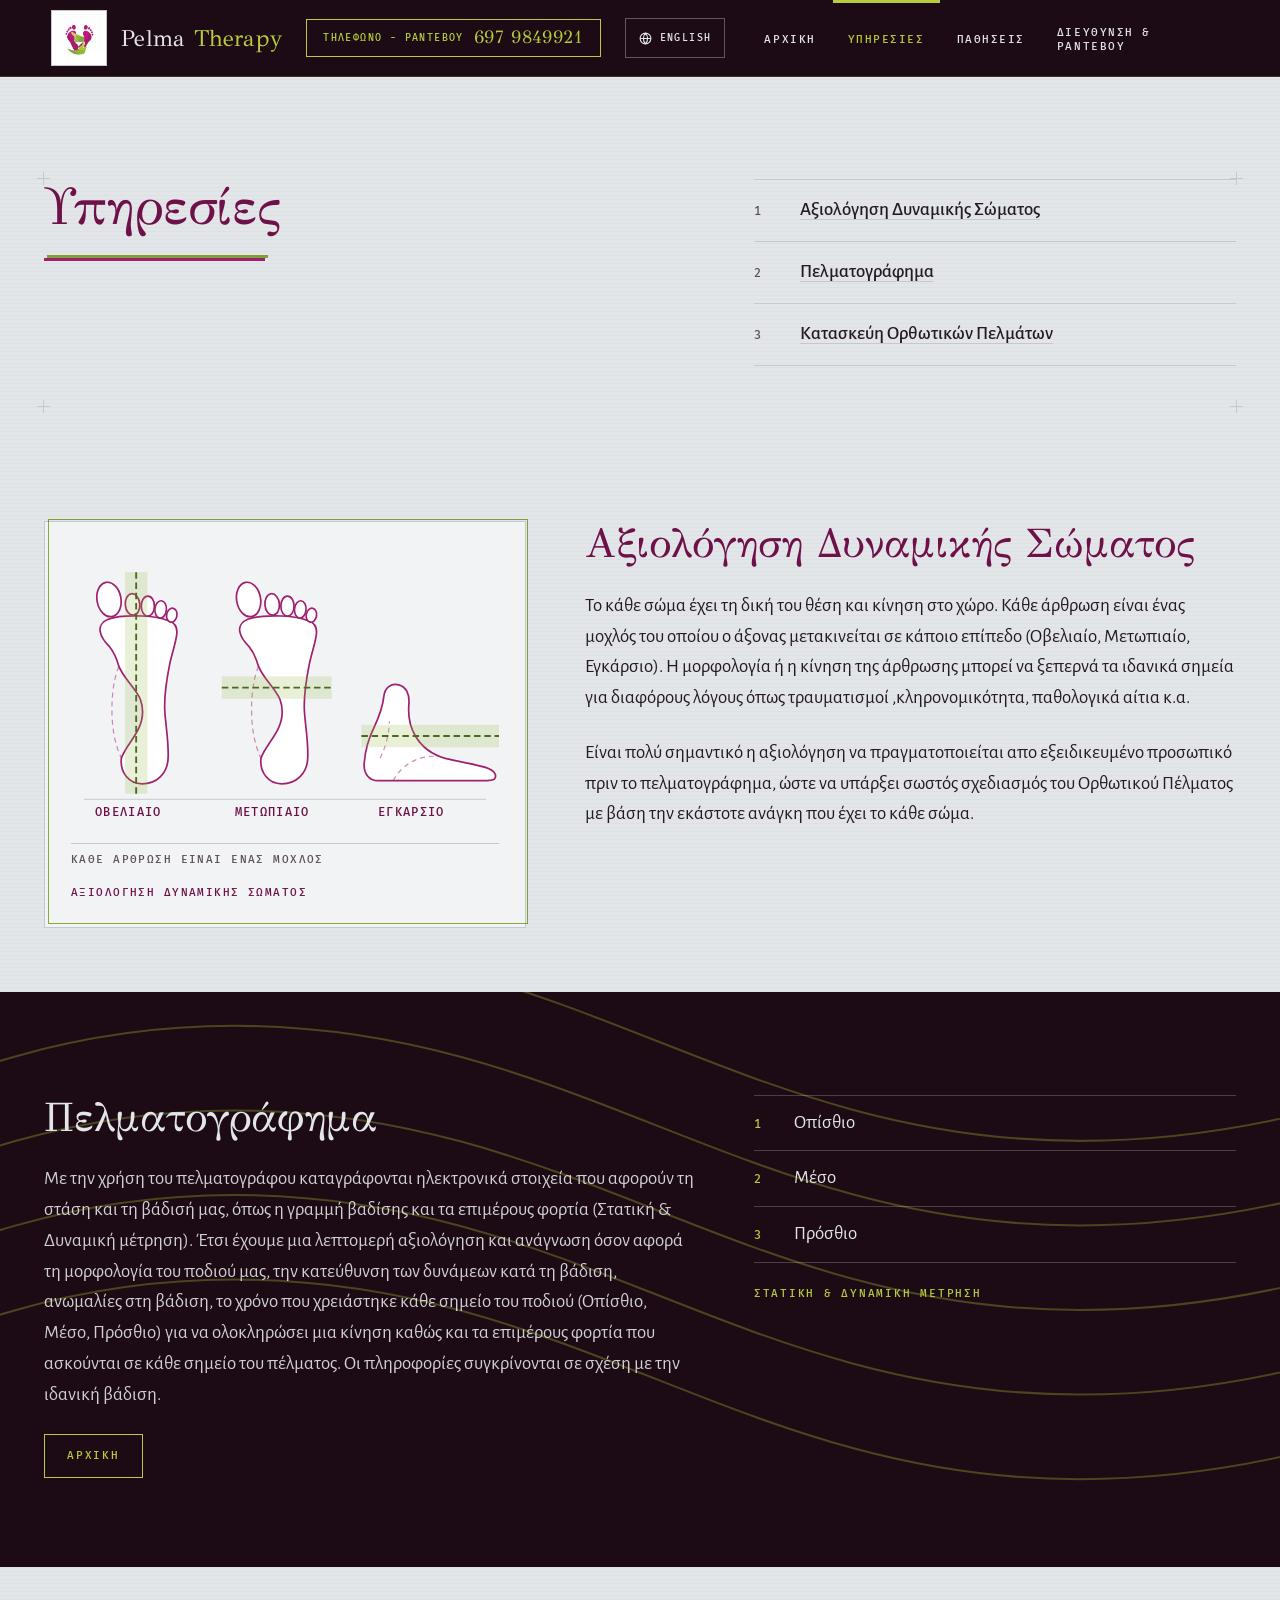
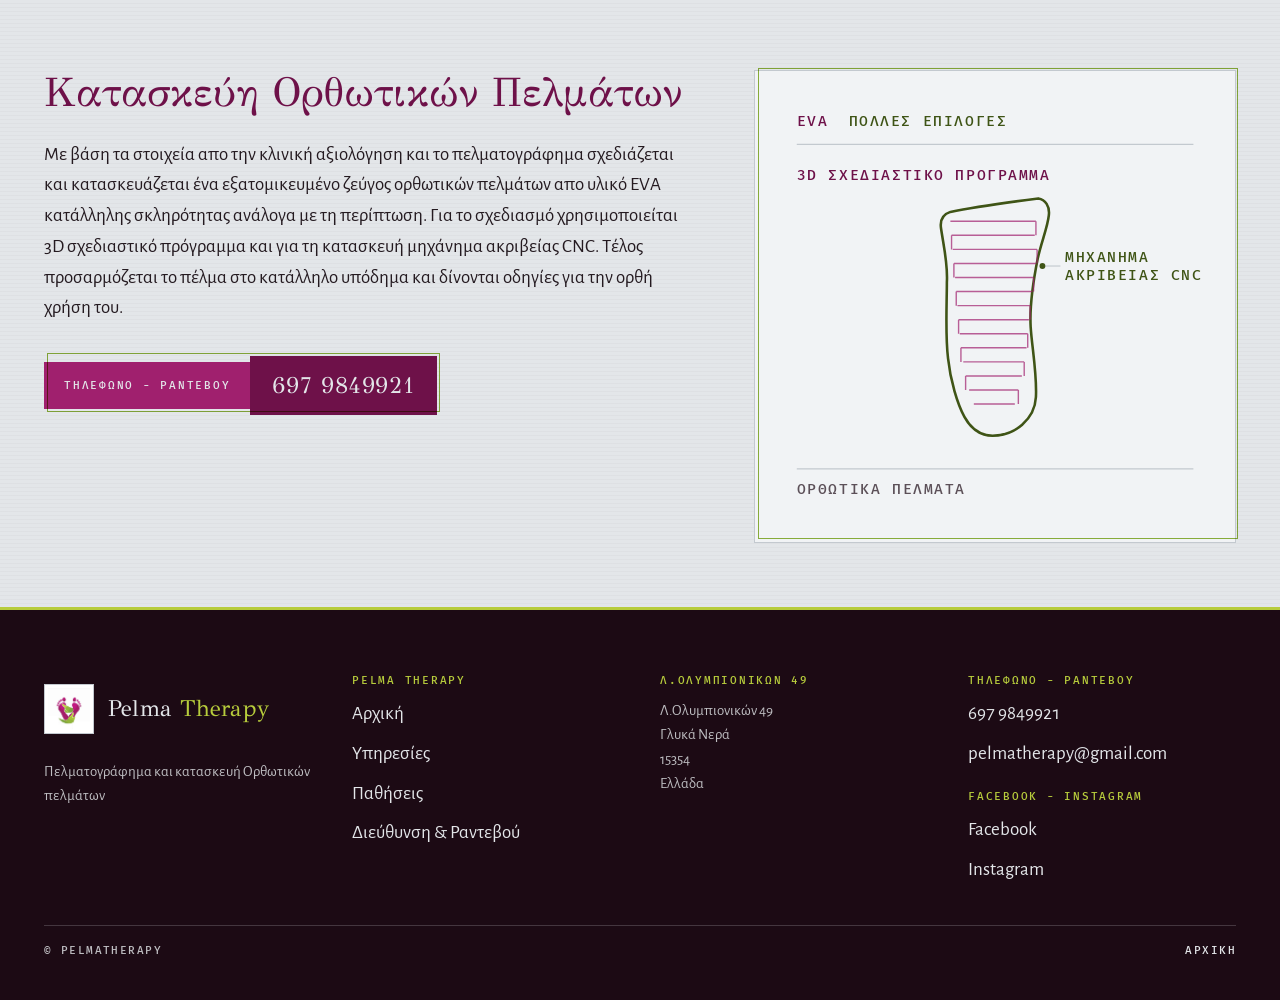
<file: ypiresies.html>
<!DOCTYPE html>
<!-- Pelma Therapy · Υπηρεσίες. World: Δίχρωμη Ανατομική Πλάκα (see DESIGN.md).
     Every string on this page exists verbatim on pelmatherapy.gr. -->
<html lang="el">
<head>
<meta charset="utf-8">
<meta name="viewport" content="width=device-width, initial-scale=1">
<title>Υπηρεσίες — Pelma Therapy</title>
<meta name="description" content="Πελματογράφημα και κατασκευή Ορθωτικών πελμάτων">
<link rel="icon" href="assets/favicon.ico">
<meta http-equiv="Content-Security-Policy" content="default-src 'none'; img-src 'self' data:; style-src 'self' 'unsafe-inline'; font-src 'self'; script-src 'self'; form-action 'none'; base-uri 'none'; frame-ancestors 'none'">
<meta name="referrer" content="strict-origin-when-cross-origin">
<link rel="stylesheet" href="assets/plate.css">
</head>
<body>


<!-- the shared footprint, drawn once -->
<svg class="fpdefs" aria-hidden="true" focusable="false">
  <symbol id="fp" viewBox="55 166 202 500">
    <path class="fp-shape" d="M168 660C204 660 230 634 231 598C233 560 225 518 223 484C221 450 227 410 235 370C241 342 250 318 252 298C254 280 246 270 234 266C216 259 194 255 168 254C138 253 104 255 86 262C71 268 64 280 67 293C70 308 79 318 89 328C100 342 107 358 112 376C124 406 152 428 164 456C172 478 170 504 160 526C148 552 126 574 118 598C114 632 136 660 168 660Z"/>
    <ellipse class="fp-shape" cx="88" cy="214" rx="29" ry="42" transform="rotate(-10 88 214)"/>
    <ellipse class="fp-shape" cx="145" cy="226" rx="17.5" ry="26" transform="rotate(-5 145 226)"/>
    <ellipse class="fp-shape" cx="182" cy="230" rx="16" ry="24"/>
    <ellipse class="fp-shape" cx="213" cy="238" rx="14" ry="21" transform="rotate(5 213 238)"/>
    <ellipse class="fp-shape" cx="240" cy="252" rx="12.5" ry="17" transform="rotate(11 240 252)"/>
    <path class="fp-arch" d="M112 376C96 412 90 482 100 540C104 562 110 582 118 598"/>
  </symbol>
</svg>

<header class="masthead">
  <div class="masthead__in">
    <a class="brand" href="index.html">
      <span class="brand__plate"><img src="assets/logo.jpg" alt="" width="1225" height="689" decoding="async"></span>
      <span class="brand__name">Pelma <em>Therapy</em></span>
    </a>
    <a class="mast-tel" href="tel:6979849921">
      <span class="mast-tel__lbl">Τηλέφωνο - Ραντεβού</span>
      <span class="mast-tel__num">697 9849921</span>
    </a>
    <button class="langbtn" type="button" data-lang-toggle aria-pressed="false" lang="en">
      <svg viewBox="0 0 16 16" aria-hidden="true" focusable="false" fill="none" stroke="currentColor" stroke-width="1.4">
        <circle cx="8" cy="8" r="6.6"/><path d="M1.4 8h13.2M8 1.4c3.4 3.6 3.4 9.6 0 13.2M8 1.4C4.6 5 4.6 11 8 14.6"/>
      </svg>
      <span data-lang-label>English</span>
    </button>
    <button class="burger" type="button" aria-controls="nav" aria-expanded="false">Μενού</button>
    <nav class="nav" id="nav" aria-label="Pelma Therapy">
      <a href="index.html">Αρχική</a>
      <a href="ypiresies.html" aria-current="page">Υπηρεσίες</a>
      <a href="pathiseis.html">Παθήσεις</a>
      <a href="rantevou.html">Διεύθυνση &amp; Ραντεβού</a>
    </nav>
  </div>
</header>

<main id="main" class="sheet">
<span class="folio" aria-hidden="true">Υπηρεσίες · Pelma Therapy</span>


<!-- ============================================ TITLE + CONTENTS ======== -->
<section class="sect">
  <div class="plate">
    <div class="reg" aria-hidden="true"><i></i><i></i><i></i><i></i></div>
    <div class="spread spread--sidebar">
      <div>
        <h1 class="display display--plate">Υπηρεσίες</h1>
      </div>
      <div>
        <ol class="key">
          <li><span class="key__n">1</span><span class="key__t"><a href="#axiologisi" style="color:inherit;text-decoration:none;border-bottom:1px solid var(--plate-rule)">Αξιολόγηση Δυναμικής Σώματος</a></span></li>
          <li><span class="key__n">2</span><span class="key__t"><a href="#pelmatografima" style="color:inherit;text-decoration:none;border-bottom:1px solid var(--plate-rule)">Πελματογράφημα</a></span></li>
          <li><span class="key__n">3</span><span class="key__t"><a href="#kataskevi" style="color:inherit;text-decoration:none;border-bottom:1px solid var(--plate-rule)">Κατασκεύη Ορθωτικών Πελμάτων</a></span></li>
        </ol>
      </div>
    </div>
  </div>
</section>

<!-- ==================================================== 1. ΑΞΙΟΛΟΓΗΣΗ ==== -->
<section class="sect" id="axiologisi">
  <div class="plate">
    <div class="spread spread--figleft">

      <div class="figwell offreg">
        <svg viewBox="0 0 460 300" style="width:100%;height:auto;display:block" role="img"
             aria-label="Οβελιαίο · Μετωπιαίο · Εγκάρσιο">
          <!-- Οβελιαίο: the long-axis plane, on the plantar view -->
          <g>
            <use href="#fp" x="26" y="34" width="90" height="222"/>
            <path d="M70 26v238" stroke="var(--lime-deep)" stroke-width="2" stroke-dasharray="7 4"/>
            <rect x="58" y="26" width="24" height="238" fill="var(--lime-ink)" fill-opacity=".2"/>
            <text class="svg-lbl svg-lbl--ink" x="26" y="288">ΟΒΕΛΙΑΙΟ</text>
          </g>
          <!-- Μετωπιαίο: the side-to-side plane -->
          <g>
            <use href="#fp" x="176" y="34" width="90" height="222"/>
            <path d="M162 150h118" stroke="var(--lime-deep)" stroke-width="2" stroke-dasharray="7 4"/>
            <rect x="162" y="138" width="118" height="24" fill="var(--lime-ink)" fill-opacity=".2"/>
            <text class="svg-lbl svg-lbl--ink" x="176" y="288">ΜΕΤΩΠΙΑΙΟ</text>
          </g>
          <!-- Εγκάρσιο: the horizontal plane, so the foot turns to profile -->
          <g>
            <!-- the foot turns to profile, because a transverse plane is only
                 legible from the side. Heel, ankle rise, instep and toes are
                 all articulated — next to two crisp plantar prints, a lump
                 would be the weakest drawing on the site. -->
            <path class="fp-shape"
              d="M330 250C320 250 314 242 315 231
                 C316 218 320 204 326 192
                 C331 181 335 170 336 160
                 C337 150 344 145 352 147
                 C360 149 364 157 363 168
                 C362 180 364 192 370 202
                 C377 214 388 222 402 226
                 C418 230 434 232 446 236
                 C455 239 458 244 455 248
                 C453 250 448 250 442 250Z"/>
            <path class="fp-arch" d="M346 250C356 232 374 222 396 224"/>
            <path class="fp-arch" d="M332 226C338 214 342 200 342 186"/>
            <path d="M312 202h152" stroke="var(--lime-deep)" stroke-width="2" stroke-dasharray="7 4"/>
            <rect x="312" y="190" width="152" height="24" fill="var(--lime-ink)" fill-opacity=".2"/>
            <text class="svg-lbl svg-lbl--ink" x="330" y="288">ΕΓΚΑΡΣΙΟ</text>
          </g>
          <path d="M14 270h432" stroke="var(--plate-rule)" stroke-width="1"/>
        </svg>
        <p class="figcap"><span>Κάθε άρθρωση είναι ένας μοχλός</span><span><b>Αξιολόγηση Δυναμικής Σώματος</b></span></p>
      </div>

      <div>
        <h2 class="headline">Αξιολόγηση Δυναμικής Σώματος</h2>
        <div class="stack" style="margin-top:24px">
          <p>Το κάθε σώμα έχει τη δική του θέση και κίνηση στο χώρο. Κάθε άρθρωση είναι ένας μοχλός του οποίου ο άξονας μετακινείται σε κάποιο επίπεδο (Οβελιαίο, Μετωπιαίο, Εγκάρσιο). Η μορφολογία ή η κίνηση της άρθρωσης μπορεί να ξεπερνά τα ιδανικά σημεία για διαφόρους λόγους όπως τραυματισμοί ,κληρονομικότητα, παθολογικά αίτια κ.α.</p>
          <p>Είναι πολύ σημαντικό η αξιολόγηση να πραγματοποιείται απο εξειδικευμένο προσωπικό πριν το πελματογράφημα, ώστε να υπάρξει σωστός σχεδιασμός του Ορθωτικού Πέλματος με βάση την εκάστοτε ανάγκη που έχει το κάθε σώμα.</p>
        </div>
      </div>

    </div>
  </div>
</section>

<!-- ================================================ 2. ΠΕΛΜΑΤΟΓΡΑΦΗΜΑ ==== -->
<section class="band" id="pelmatografima">
  <svg class="band__contours" viewBox="0 0 1400 340" preserveAspectRatio="xMidYMid slice" aria-hidden="true" focusable="false">
    <g fill="none" stroke="var(--lime-bright)" stroke-width="1.2">
      <path d="M-40 290C180 290 260 170 460 170s300 118 500 118 320-112 520-112 200 92 380 92"/>
      <path d="M-40 240C180 240 260 120 460 120s300 118 500 118 320-112 520-112 200 92 380 92"/>
      <path d="M-40 190C180 190 260 70 460 70s300 118 500 118 320-112 520-112 200 92 380 92"/>
      <path d="M-40 140C180 140 260 20 460 20s300 118 500 118 320-112 520-112 200 92 380 92"/>
      <path d="M-40 90C180 90 260-30 460-30s300 118 500 118 320-112 520-112 200 92 380 92"/>
    </g>
  </svg>
  <div class="plate">
    <div class="spread spread--sidebar">
      <div>
        <h2 class="headline">Πελματογράφημα</h2>
        <p style="margin-top:24px">Με την χρήση του πελματογράφου καταγράφονται ηλεκτρονικά στοιχεία που αφορούν τη στάση και τη βάδισή μας, όπως η γραμμή βαδίσης και τα επιμέρους φορτία (Στατική &amp; Δυναμική μέτρηση). Έτσι έχουμε μια λεπτομερή αξιολόγηση και ανάγνωση όσον αφορά τη μορφολογία του ποδιού μας, την κατεύθυνση των δυνάμεων κατά τη βάδιση, ανωμαλίες στη βάδιση, το χρόνο που χρειάστηκε κάθε σημείο του ποδιού (Οπίσθιο, Μέσο, Πρόσθιο) για να ολοκληρώσει μια κίνηση καθώς  και τα  επιμέρους φορτία που ασκούνται σε κάθε σημείο του πέλματος. Οι πληροφορίες συγκρίνονται σε σχέση με την ιδανική βάδιση.</p>
        <p style="margin-top:24px"><a class="pbtn" href="index.html">Αρχική</a></p>
      </div>
      <div>
        <ul class="plainlist">
          <li><span class="n">1</span><span>Οπίσθιο</span></li>
          <li><span class="n">2</span><span>Μέσο</span></li>
          <li><span class="n">3</span><span>Πρόσθιο</span></li>
        </ul>
        <p class="lbl" style="margin-top:24px;color:var(--lime-bright)">Στατική &amp; Δυναμική μέτρηση</p>
      </div>
    </div>
  </div>
</section>

<!-- ================================================== 3. ΚΑΤΑΣΚΕΥΗ ====== -->
<section class="sect" id="kataskevi">
  <div class="plate">
    <div class="spread spread--sidebar">

      <div>
        <h2 class="headline">Κατασκεύη Ορθωτικών Πελμάτων</h2>
        <p style="margin-top:24px">Με βάση τα στοιχεία απο την κλινική αξιολόγηση και το πελματογράφημα σχεδιάζεται και κατασκευάζεται ένα εξατομικευμένο ζεύγος ορθωτικών πελμάτων απο υλικό EVA κατάλληλης σκληρότητας ανάλογα με τη περίπτωση.  Για το σχεδιασμό χρησιμοποιείται 3D σχεδιαστικό πρόγραμμα και για τη κατασκευή μηχάνημα ακριβείας CNC. Τέλος προσαρμόζεται το πέλμα στο κατάλληλο υπόδημα και δίνονται οδηγίες για την ορθή χρήση του.</p>
        <p style="margin-top:32px"><a class="imprint offreg" href="tel:6979849921"><span class="imprint__lbl">Τηλέφωνο - Ραντεβού</span><span class="imprint__num">697 9849921</span></a></p>
      </div>

      <div class="figwell offreg">
        <svg viewBox="0 0 380 372" style="width:100%;height:auto;display:block" role="img"
             aria-label="EVA · πολλές επιλογές · μηχάνημα ακριβείας CNC">
          <!-- EVA is offered in multiple options; the hardness is chosen
               clinically per case, not advertised as fixed tiers. The figure
               is the insole being cut on the CNC, which is the actual subject
               of "manufacture". -->
          <text class="svg-lbl svg-lbl--ink" x="14" y="26">EVA</text>
          <text class="svg-lbl svg-lbl--lime" x="60" y="26">ΠΟΛΛΕΣ ΕΠΙΛΟΓΕΣ</text>
          <path d="M14 42h352" stroke="var(--plate-rule)" stroke-width="1"/>

          <text class="svg-lbl svg-lbl--ink" x="14" y="74">3D ΣΧΕΔΙΑΣΤΙΚΟ ΠΡΟΓΡΑΜΜΑ</text>
          <g transform="translate(142 90) scale(0.52) translate(-80 -267)">
            <!-- the shell is lime everywhere on this site: it is the second
                 ink's object, and the same object cannot change ink per page -->
            <path fill="none" stroke="var(--lime-deep)" stroke-width="4.4"
              d="M168 672C206 672 240 644 242 606C244 566 235 520 233 486C231 450 237 410 245 370C251 342 262 316 264 296C266 280 258 269 246 267C200 273 140 281 96 290C84 294 78 304 80 318C84 346 92 378 90 410C90 450 87 500 92 540C96 578 108 618 120 640C132 662 148 672 168 672Z"/>
            <!-- serpentine toolpath, the way a CNC actually clears a surface -->
            <g fill="none" stroke="var(--berry-ink)" stroke-width="2.4" opacity=".7">
              <path d="M96 306h146M240 330H98M100 354h144M242 378H102M104 402h134M236 426H106M108 450h124M230 474H110M112 498h116M226 522H114M118 546h104M218 570H122M128 594h84M206 618H136"/>
              <path d="M242 306v24M98 330v24M244 354v24M102 378v24M238 402v24M106 426v24M232 450v24M110 474v24M228 498v24M114 522v24M222 546v24M122 570v24M212 594v24"/>
            </g>
          </g>
          <g stroke="var(--plate-rule)" stroke-width="1" fill="none"><path d="M232 150h16"/></g>
          <circle cx="232" cy="150" r="2.6" fill="var(--lime-deep)"/>
          <text class="svg-lbl svg-lbl--lime" x="252" y="146">ΜΗΧΑΝΗΜΑ</text>
          <text class="svg-lbl svg-lbl--lime" x="252" y="162">ΑΚΡΙΒΕΙΑΣ CNC</text>
          <path d="M14 330h352" stroke="var(--plate-rule)" stroke-width="1"/>
          <text class="svg-lbl" x="14" y="352">ΟΡΘΩΤΙΚΑ ΠΕΛΜΑΤΑ</text>
        </svg>
      </div>

    </div>
  </div>
</section>

</main>

<footer class="footer">
  <div class="plate">
    <div class="footer__grid">
      <div>
        <a class="brand" href="index.html" style="margin:0 0 16px">
          <span class="brand__plate"><img src="assets/logo.jpg" alt="" width="1225" height="689" decoding="async"></span>
          <span class="brand__name">Pelma <em>Therapy</em></span>
        </a>
        <p style="font-size:.9375rem">Πελματογράφημα και κατασκευή Ορθωτικών πελμάτων</p>
      </div>
      <div>
        <span class="lbl">Pelma Therapy</span>
        <ul>
          <li><a href="index.html">Αρχική</a></li>
          <li><a href="ypiresies.html">Υπηρεσίες</a></li>
          <li><a href="pathiseis.html">Παθήσεις</a></li>
          <li><a href="rantevou.html">Διεύθυνση &amp; Ραντεβού</a></li>
        </ul>
      </div>
      <div>
        <span class="lbl">Λ.Ολυμπιονικών 49</span>
        <p style="font-size:.9375rem;margin:0">Λ.Ολυμπιονικών 49<br>Γλυκά Νερά<br>15354<br>Ελλάδα</p>
      </div>
      <div>
        <span class="lbl">Τηλέφωνο - Ραντεβού</span>
        <ul>
          <li><a href="tel:6979849921" class="mono-nums">697 9849921</a></li>
          <li><a href="mailto:pelmatherapy@gmail.com">pelmatherapy@gmail.com</a></li>
        </ul>
        <span class="lbl" style="margin-top:20px">Facebook - Instagram</span>
        <ul>
          <li><a href="https://www.facebook.com/pelmatherapy/" rel="noopener">Facebook</a></li>
          <li><a href="https://instagram.com/Pelmatherapy" rel="noopener">Instagram</a></li>
        </ul>
      </div>
    </div>
    <div class="footer__base">
      <span>&copy; Pelmatherapy</span>
      <a href="index.html">Αρχική</a>
    </div>
  </div>
</footer>


<script src="assets/i18n.js"></script>
<script src="assets/plate.js"></script>
</body>
</html>
</file>
<file: assets/plate.css>
@charset "UTF-8";

/* ==========================================================================
   SELF-HOSTED FONTS
   Served from this domain, not from Google. A third-party font request would
   send every visitor's IP address to Google without consent, which for a
   healthcare practice in the EU is a GDPR problem, not just a performance one.
   Greek + Latin subsets only.
   ========================================================================== */
@font-face {
  font-family: 'Alegreya Sans';
  font-style: normal;
  font-weight: 400;
  font-display: swap;
  src: url('fonts/alegreya-sans-400-greek.woff2') format('woff2');
  unicode-range: U+0370-0377, U+037A-037F, U+0384-038A, U+038C, U+038E-03A1, U+03A3-03FF;
}
@font-face {
  font-family: 'Alegreya Sans';
  font-style: normal;
  font-weight: 400;
  font-display: swap;
  src: url('fonts/alegreya-sans-400-latin.woff2') format('woff2');
  unicode-range: U+0000-00FF, U+0131, U+0152-0153, U+02BB-02BC, U+02C6, U+02DA, U+02DC, U+0304, U+0308, U+0329, U+2000-206F, U+20AC, U+2122, U+2191, U+2193, U+2212, U+2215, U+FEFF, U+FFFD;
}
@font-face {
  font-family: 'Alegreya Sans';
  font-style: normal;
  font-weight: 500;
  font-display: swap;
  src: url('fonts/alegreya-sans-500-greek.woff2') format('woff2');
  unicode-range: U+0370-0377, U+037A-037F, U+0384-038A, U+038C, U+038E-03A1, U+03A3-03FF;
}
@font-face {
  font-family: 'Alegreya Sans';
  font-style: normal;
  font-weight: 500;
  font-display: swap;
  src: url('fonts/alegreya-sans-500-latin.woff2') format('woff2');
  unicode-range: U+0000-00FF, U+0131, U+0152-0153, U+02BB-02BC, U+02C6, U+02DA, U+02DC, U+0304, U+0308, U+0329, U+2000-206F, U+20AC, U+2122, U+2191, U+2193, U+2212, U+2215, U+FEFF, U+FFFD;
}
@font-face {
  font-family: 'Alegreya Sans';
  font-style: normal;
  font-weight: 700;
  font-display: swap;
  src: url('fonts/alegreya-sans-700-greek.woff2') format('woff2');
  unicode-range: U+0370-0377, U+037A-037F, U+0384-038A, U+038C, U+038E-03A1, U+03A3-03FF;
}
@font-face {
  font-family: 'Alegreya Sans';
  font-style: normal;
  font-weight: 700;
  font-display: swap;
  src: url('fonts/alegreya-sans-700-latin.woff2') format('woff2');
  unicode-range: U+0000-00FF, U+0131, U+0152-0153, U+02BB-02BC, U+02C6, U+02DA, U+02DC, U+0304, U+0308, U+0329, U+2000-206F, U+20AC, U+2122, U+2191, U+2193, U+2212, U+2215, U+FEFF, U+FFFD;
}
@font-face {
  font-family: 'Fira Mono';
  font-style: normal;
  font-weight: 400;
  font-display: swap;
  src: url('fonts/fira-mono-400-greek.woff2') format('woff2');
  unicode-range: U+0370-0377, U+037A-037F, U+0384-038A, U+038C, U+038E-03A1, U+03A3-03FF;
}
@font-face {
  font-family: 'Fira Mono';
  font-style: normal;
  font-weight: 400;
  font-display: swap;
  src: url('fonts/fira-mono-400-latin.woff2') format('woff2');
  unicode-range: U+0000-00FF, U+0131, U+0152-0153, U+02BB-02BC, U+02C6, U+02DA, U+02DC, U+0304, U+0308, U+0329, U+2000-206F, U+20AC, U+2122, U+2191, U+2193, U+2212, U+2215, U+FEFF, U+FFFD;
}
@font-face {
  font-family: 'Fira Mono';
  font-style: normal;
  font-weight: 500;
  font-display: swap;
  src: url('fonts/fira-mono-500-greek.woff2') format('woff2');
  unicode-range: U+0370-0377, U+037A-037F, U+0384-038A, U+038C, U+038E-03A1, U+03A3-03FF;
}
@font-face {
  font-family: 'Fira Mono';
  font-style: normal;
  font-weight: 500;
  font-display: swap;
  src: url('fonts/fira-mono-500-latin.woff2') format('woff2');
  unicode-range: U+0000-00FF, U+0131, U+0152-0153, U+02BB-02BC, U+02C6, U+02DA, U+02DC, U+0304, U+0308, U+0329, U+2000-206F, U+20AC, U+2122, U+2191, U+2193, U+2212, U+2215, U+FEFF, U+FFFD;
}
@font-face {
  font-family: 'GFS Didot';
  font-style: normal;
  font-weight: 400;
  font-display: swap;
  src: url('fonts/gfs-didot-400-greek.woff2') format('woff2');
  unicode-range: U+0370-0377, U+037A-037F, U+0384-038A, U+038C, U+038E-03A1, U+03A3-03FF;
}
@font-face {
  font-family: 'GFS Didot';
  font-style: normal;
  font-weight: 400;
  font-display: swap;
  src: url('fonts/gfs-didot-400-latin.woff2') format('woff2');
  unicode-range: U+0000-00FF, U+0131, U+0152-0153, U+02BB-02BC, U+02C6, U+02DA, U+02DC, U+0304, U+0308, U+0329, U+2000-206F, U+20AC, U+2122, U+2191, U+2193, U+2212, U+2215, U+FEFF, U+FFFD;
}

/* ==========================================================================
   PELMA THERAPY — "Δίχρωμη Ανατομική Πλάκα"
   Two inks and paper. See DESIGN.md.
   ========================================================================== */

:root {
  /* --- the two inks ------------------------------------------------------ */
  --berry-ink:    #A0206E;
  --berry-deep:   #6E1149;
  --berry-black:  #1C0A14;
  --lime-ink:     #8FB43C;
  --lime-bright:  #B7CC3C;
  --lime-deep:    #3F5416;

  /* --- the paper --------------------------------------------------------- */
  --plate-stock:  #E3E6E9;
  --plate-field:  #F1F3F5;
  --plate-rule:   #C3C9CF;
  --ink-text:     #241A20;
  --ink-muted:    #5C5058;

  /* --- type ------------------------------------------------------------- */
  --f-display: 'GFS Didot', 'Times New Roman', Times, serif;
  --f-body:    'Alegreya Sans', 'Segoe UI', system-ui, sans-serif;
  --f-label:   'Fira Mono', ui-monospace, 'Cascadia Mono', Consolas, monospace;

  /* --- rhythm ----------------------------------------------------------- */
  --s-xs: 4px;  --s-sm: 8px;  --s-md: 16px; --s-lg: 24px;
  --s-xl: 40px; --s-2xl: 64px; --s-3xl: 96px; --s-4xl: 144px;

  --plate-w: 1240px;
  --gutter: clamp(16px, 4vw, 44px);

  /* --- motion ----------------------------------------------------------- */
  --ease-plate: cubic-bezier(0.22, 0.61, 0.36, 1);
  --dur-register: 620ms;
  --dur-ui: 180ms;
}

*, *::before, *::after { box-sizing: border-box; }

html { -webkit-text-size-adjust: 100%; scroll-behavior: smooth; }

body {
  margin: 0;
  background: var(--plate-stock);
  color: var(--ink-text);
  font-family: var(--f-body);
  font-size: clamp(1.0625rem, 0.4vw + 1rem, 1.1875rem);
  line-height: 1.62;
  /* the stock has a faint mechanical tooth — 1px of it, nothing more */
  background-image:
    repeating-linear-gradient(0deg, rgba(36,26,32,.028) 0 1px, transparent 1px 4px);
}

img { max-width: 100%; height: auto; display: block; }

::selection { background: var(--berry-ink); color: var(--plate-stock); }

/* --- everything square ---------------------------------------------------- */
a, button, input, textarea, select, .panel, .imprint { border-radius: 0; }

/* --- focus is a printed rule, never a glow ------------------------------- */
:focus-visible {
  outline: 2px solid var(--berry-ink);
  outline-offset: 3px;
}
.band :focus-visible, .masthead :focus-visible, .footer :focus-visible {
  outline-color: var(--lime-bright);
}

.skip {
  position: absolute; left: -9999px; top: 0; z-index: 200;
  background: var(--berry-ink); color: var(--plate-stock);
  padding: 12px 20px; font: 500 0.6875rem/1.2 var(--f-label);
  letter-spacing: .16em; text-transform: uppercase; text-decoration: none;
}
.skip:focus { left: var(--gutter); top: var(--s-sm); }

/* ==========================================================================
   TYPE ROLES
   ========================================================================== */

.display {
  font-family: var(--f-display);
  font-weight: 400;
  font-size: clamp(1.85rem, 4.1vw, 3.3rem);
  line-height: 1.06;
  letter-spacing: -0.005em;
  color: var(--berry-deep);
  margin: 0;
  text-wrap: balance;
}
/* The plate title sits over a two-ink rule that is deliberately out of
   register: berry laid first, lime landing 4px off. It is the one place the
   two inks touch at full strength, and it is the world's signature artefact. */
.display--plate { position: relative; padding-bottom: 26px; }
.display--plate::before,
.display--plate::after {
  content: ''; position: absolute; left: 0; bottom: 0;
  width: clamp(120px, 34%, 300px); height: 3px;
}
.display--plate::before { background: var(--berry-ink); }
.display--plate::after {
  background: var(--lime-ink);
  transform: translate(3px, -3px);
  mix-blend-mode: multiply;
}
.band .display--plate::after { mix-blend-mode: normal; background: var(--lime-bright); }

.headline {
  font-family: var(--f-display);
  font-weight: 400;
  font-size: clamp(1.7rem, 3.2vw, 2.6rem);
  line-height: 1.12;
  color: var(--berry-deep);
  margin: 0;
  text-wrap: balance;
}
.band .headline, .band .display { color: var(--plate-stock); }

.title {
  font-family: var(--f-body);
  font-weight: 700;
  font-size: 1.0625rem;
  line-height: 1.3;
  letter-spacing: .02em;
  margin: 0;
}
.label, .lbl {
  font-family: var(--f-label);
  font-weight: 500;
  font-size: 0.6875rem;
  line-height: 1.2;
  letter-spacing: .16em;
  text-transform: uppercase;
}
p { margin: 0 0 1.15em; max-width: 68ch; }
p:last-child { margin-bottom: 0; }

.lede { font-size: 1.16em; line-height: 1.55; }

/* ==========================================================================
   PLATE FRAME + REGISTRATION MARKS
   ========================================================================== */

.plate {
  position: relative;
  width: min(100% - (var(--gutter) * 2), var(--plate-w));
  margin-inline: auto;
}
.plate--framed {
  border: 1px solid var(--plate-rule);
  padding: clamp(20px, 3.4vw, 52px);
}

/* THE SHEET. A teaching plate is a ruled sheet before it is anything else:
   a hairline edge running the height of the page with the folio hung in the
   margin outside the text column. Only wide viewports have the room. */
/* 1360px, not 1180: the rules sit at 50% − plate/2 − 34px, which is a NEGATIVE
   offset until the viewport is wider than about 1310px, and a negative offset
   pushes the document sideways. Only draw them once there is real margin. */
.sheet { position: relative; }
@media (min-width: 1360px) {
  .sheet::before {
    content: '';
    position: absolute; top: 0; bottom: 0;
    left: calc(50% - (var(--plate-w) / 2) - 34px);
    width: 1px; background: var(--plate-rule);
  }
  .sheet::after {
    content: '';
    position: absolute; top: 0; bottom: 0;
    right: calc(50% - (var(--plate-w) / 2) - 34px);
    width: 1px; background: var(--plate-rule);
  }
  .band.sheet::before, .band.sheet::after { background: rgba(227,230,233,.2); }
  .folio {
    position: absolute; top: 0;
    left: calc(50% - (var(--plate-w) / 2) - 34px);
    transform: translateX(-100%) rotate(180deg);
    writing-mode: vertical-rl;
    padding: 0 0 0 14px;
    font: 500 0.625rem/1 var(--f-label);
    letter-spacing: .3em; text-transform: uppercase;
    color: var(--ink-muted); white-space: nowrap;
  }
  .band .folio { color: rgba(183,204,60,.75); }
}
@media (max-width: 1359px) { .folio { display: none; } }

/* THE OFF-REGISTER, systemic. Berry lays first, lime lands 3px shy — drawn as
   a second impression of the element's own edge, never as a duplicated string,
   so nothing here is read twice by a screen reader. */
.offreg { position: relative; }
.offreg::after {
  content: ''; position: absolute; inset: 0;
  border: 1px solid var(--lime-ink);
  transform: translate(3px, -3px);
  mix-blend-mode: multiply;
  pointer-events: none;
}
.band .offreg::after, .panel--ink.offreg::after {
  border-color: var(--lime-bright); mix-blend-mode: normal; opacity: .55;
}
/* on hover the second impression pulls square, the way a press is corrected */
.imprint.offreg::after { transition: transform var(--dur-ui) var(--ease-plate); }
.imprint.offreg:hover::after { transform: translate(0, 0); }

.reg { position: absolute; inset: 0; pointer-events: none; }
.reg i {
  position: absolute; width: 13px; height: 13px;
}
.reg i::before, .reg i::after { content: ''; position: absolute; background: var(--plate-rule); }
.reg i::before { left: 0; top: 6px; width: 13px; height: 1px; }
.reg i::after  { top: 0; left: 6px; width: 1px; height: 13px; }
.reg i:nth-child(1) { left: -7px;  top: -7px; }
.reg i:nth-child(2) { right: -7px; top: -7px; }
.reg i:nth-child(3) { left: -7px;  bottom: -7px; }
.reg i:nth-child(4) { right: -7px; bottom: -7px; }
.band .reg i::before, .band .reg i::after { background: rgba(227,230,233,.42); }

/* ==========================================================================
   MASTHEAD / NAV
   ========================================================================== */

.masthead {
  position: sticky; top: 0; z-index: 100;
  background: var(--berry-black);
  border-bottom: 1px solid rgba(183,204,60,.22);
}
/* The bar runs the full width of the page, gutter to gutter, so the brand
   sits at the left edge and the nav at the right instead of huddling in a
   1240px column adrift in a wide black field. */
.masthead__in {
  width: 100%;
  padding-inline: clamp(18px, 4vw, 56px);
  min-height: 76px;
  display: flex; align-items: center; gap: var(--s-lg);
}
.brand {
  display: flex; align-items: center; gap: 14px;
  text-decoration: none; color: var(--plate-stock);
  margin-right: auto; padding: 10px 0;
}
/* The real logo, mounted as a specimen on a small white plate — the honest
   way to carry a raster mark with a white ground onto a dark bar, and it
   reads as exactly what this world is: a thing pinned to a sheet. */
/* Square tile + object-fit cover crops the JPEG's wide white margins so the
   mark itself fills the plate, without clipping any of the artwork (the art is
   centred and the crop only removes empty paper on the left and right). */
.brand__plate {
  display: block; flex: none;
  width: 56px; height: 56px; padding: 3px;
  background: #fff; border: 1px solid var(--plate-rule);
}
.brand__plate img { width: 100%; height: 100%; object-fit: cover; display: block; }
.footer .brand__plate { width: 50px; height: 50px; }
.brand__name {
  font-family: var(--f-display);
  font-size: 1.42rem; line-height: 1; letter-spacing: .01em;
  white-space: nowrap;
}
.brand__name em { font-style: normal; color: var(--lime-bright); }

.nav { display: flex; align-items: stretch; gap: 2px; }
.nav a {
  display: flex; align-items: center;
  padding: 0 15px; min-height: 76px;
  color: var(--plate-stock); text-decoration: none;
  font: 500 0.6875rem/1.2 var(--f-label);
  letter-spacing: .14em; text-transform: uppercase;
  border-top: 3px solid transparent;
  transition: color var(--dur-ui) var(--ease-plate), background var(--dur-ui) var(--ease-plate);
}
.nav a:hover { background: rgba(183,204,60,.1); color: var(--lime-bright); }
.nav a[aria-current='page'] {
  border-top-color: var(--lime-bright);
  color: var(--lime-bright);
}

/* The one action the business offers, reachable from every viewport of every
   page — not only from the pages that happen to end in a call to action. */
.mast-tel {
  display: flex; align-items: center; gap: 10px;
  text-decoration: none; padding: 9px 16px;
  border: 1px solid var(--lime-bright);
  color: var(--lime-bright); white-space: nowrap;
  transition: background var(--dur-ui) var(--ease-plate), color var(--dur-ui) var(--ease-plate);
}
.mast-tel:hover { background: var(--lime-bright); color: var(--berry-black); }
.mast-tel__lbl {
  font: 500 0.625rem/1.2 var(--f-label);
  letter-spacing: .14em; text-transform: uppercase;
}
.mast-tel__num {
  font-family: var(--f-display); font-size: 1.1rem; line-height: 1;
  font-variant-numeric: tabular-nums; letter-spacing: .02em;
}
@media (max-width: 1100px) { .mast-tel__lbl { display: none; } }
@media (max-width: 620px) { .mast-tel { padding: 9px 11px; } .mast-tel__num { font-size: 1rem; } }

/* Language toggle. Sits beside the phone in the masthead, drawn as a plate
   button so it reads as part of the apparatus rather than a widget. */
.langbtn {
  appearance: none; cursor: pointer; flex: none;
  background: none; border: 1px solid rgba(227,230,233,.34);
  color: var(--plate-stock);
  padding: 10px 13px; min-height: 40px;
  display: inline-flex; align-items: center; gap: 8px;
  font: 500 0.625rem/1 var(--f-label);
  letter-spacing: .14em; text-transform: uppercase;
  transition: border-color var(--dur-ui) var(--ease-plate), color var(--dur-ui) var(--ease-plate);
}
.langbtn:hover { border-color: var(--lime-bright); color: var(--lime-bright); }
.langbtn:focus-visible { outline: 2px solid var(--lime-bright); outline-offset: 3px; }
.langbtn svg { width: 13px; height: 13px; flex: none; }
@media (max-width: 620px) { .langbtn { padding: 10px; gap: 0; } .langbtn [data-lang-label] { display: none; } }

.burger {
  display: none;
  background: none; border: 1px solid rgba(227,230,233,.34);
  color: var(--plate-stock); cursor: pointer;
  min-height: 44px; padding: 11px 15px;
  font: 500 0.6875rem/1.2 var(--f-label);
  letter-spacing: .16em; text-transform: uppercase;
}
.burger:hover { border-color: var(--lime-bright); color: var(--lime-bright); }

@media (max-width: 900px) {
  .burger { display: block; }
  /* full-bleed band, not a floating card: the menu is a plate too */
  .nav {
    display: none;
    position: absolute; left: 50%; right: auto; top: 100%;
    width: 100vw; margin-left: -50vw;
    flex-direction: column; gap: 0;
    background: var(--berry-black);
    border-bottom: 3px solid var(--lime-bright);
    padding-bottom: var(--s-sm);
  }
  .nav.is-open { display: flex; }
  .nav a {
    min-height: 52px; padding: 15px var(--gutter);
    font-size: 0.8125rem; letter-spacing: .1em;
    border-top: 0; border-left: 3px solid transparent;
  }
  .nav a[aria-current='page'] { border-left-color: var(--lime-bright); }
  .masthead__in { position: relative; gap: var(--s-md); }
  .brand__name { font-size: 1.1rem; }
}
@media (max-width: 460px) { .brand__name { display: none; } }

/* ==========================================================================
   HERO — THE LAYER PLATE
   ========================================================================== */

.hero { padding: clamp(28px, 5vw, 72px) 0 clamp(40px, 6vw, 96px); }
.hero__grid {
  display: grid;
  grid-template-columns: minmax(0, 1.04fr) minmax(0, 0.96fr);
  gap: clamp(24px, 4vw, 64px);
  align-items: start;
}
.hero__meta { display: flex; flex-direction: column; }

.platenum {
  font: 500 0.6875rem/1.2 var(--f-label);
  letter-spacing: .2em; text-transform: uppercase;
  color: var(--ink-muted);
  display: flex; align-items: center; gap: 12px;
  margin-bottom: var(--s-lg);
}
.platenum::after {
  content: ''; flex: 1; height: 1px; background: var(--plate-rule);
}
.band .platenum { color: var(--lime-bright); }
.band .platenum::after { background: rgba(183,204,60,.34); }

.hero .display { margin-bottom: var(--s-xl); }

/* the numbered key: this is the system's primary information device */
.key { list-style: none; margin: 0 0 var(--s-xl); padding: 0; }
.key > li {
  display: grid;
  grid-template-columns: 30px 1fr;
  gap: var(--s-md);
  padding: 15px 0;
  border-top: 1px solid var(--plate-rule);
  align-items: baseline;
}
.key > li:last-child { border-bottom: 1px solid var(--plate-rule); }
.key__n {
  font: 500 0.75rem/1.5 var(--f-label);
  letter-spacing: .08em;
  color: var(--ink-muted);
  font-variant-numeric: tabular-nums;
}
.key__t { font-weight: 500; }

/* interactive variant: the key advances the plate's ink passes.
   State is carried by ink density and a printed rule — never by a bullet. */
.key--live > li { display: block; padding: 0; position: relative; }
/* Targeted reset, not `all: unset` — that wipes the UA focus ring, leaving a
   keyboard user with no indicator anywhere :focus-visible fails to match. */
.key--live button {
  appearance: none; background: none; border: 0; margin: 0; border-radius: 0;
  text-align: left;
  display: grid; grid-template-columns: 30px 1fr; gap: var(--s-md);
  box-sizing: border-box; width: 100%;
  padding: 15px 12px 15px 0;
  cursor: pointer; align-items: baseline;
  font: inherit; color: inherit;
  transition: background var(--dur-ui) var(--ease-plate);
}
.key--live button:focus { outline: 2px solid var(--berry-ink); outline-offset: -2px; }
.key--live button:focus:not(:focus-visible) { outline: none; }
.key--live button:focus-visible { outline: 2px solid var(--berry-ink); outline-offset: -2px; }
.key--live button:hover { background: var(--plate-field); }
.key--live li::after {
  content: ''; position: absolute; left: 0; right: 0; bottom: -1px;
  height: 2px; background: var(--lime-bright);
  transform: scaleX(0); transform-origin: left;
  transition: transform var(--dur-register) var(--ease-plate);
}
.key--live li[data-state='done']::after { transform: scaleX(1); background: var(--berry-ink); }
.key--live li[data-state='active']::after { transform: scaleX(1); }
.key--live li[data-state='done'] .key__n { color: var(--berry-deep); }
.key--live li[data-state='active'] { background: var(--plate-field); }
.key--live li[data-state='active'] .key__n { color: var(--berry-ink); font-weight: 500; }
.key--live li[data-state='active'] .key__t { font-weight: 700; }

/* the figure well */
.figwell {
  position: relative;
  background: var(--plate-field);
  border: 1px solid var(--plate-rule);
  padding: clamp(14px, 2.4vw, 26px);
}
/* The whole plate AND its legend must land in the first screen on a laptop,
   or the thing that decodes the figure never gets seen. */
.layerplate {
  position: relative;
  aspect-ratio: 400 / 740;
  width: 100%;
  max-width: min(470px, calc((100svh - 250px) * 400 / 740));
  margin-inline: auto;
}
@media (max-width: 900px) { .layerplate { max-width: 470px; } }
.layerplate svg {
  position: absolute; inset: 0; width: 100%; height: 100%;
  overflow: visible;
}
.lp-layer {
  transition: opacity var(--dur-register) var(--ease-plate),
              transform var(--dur-register) var(--ease-plate);
}
/* Later passes overprint the earlier ones the way translucent ink does:
   the skeleton stays readable through the load field above it. */
.lp-layer + .lp-layer { mix-blend-mode: multiply; }

/* THE REGISTER. A pass does not fade in — it lands off-register and is pulled
   square, which is the one motion this world actually has. Each pass arrives
   from a different offset, because a press does not miss the same way twice. */
.js .lp-layer[data-on='0'] { opacity: 0; }
.js .lp-layer[data-on='0']:nth-child(1) { transform: translate(-7px, 5px) rotate(-.35deg); }
.js .lp-layer[data-on='0']:nth-child(2) { transform: translate(8px, -6px) rotate(.4deg); }
.js .lp-layer[data-on='0']:nth-child(3) { transform: translate(-6px, -7px) rotate(.28deg); }
.js .lp-layer[data-on='1'] { opacity: 1; transform: none; }

.figcap {
  margin-top: var(--s-md); padding-top: var(--s-sm);
  border-top: 1px solid var(--plate-rule);
  font: 500 0.6875rem/1.5 var(--f-label);
  letter-spacing: .13em; text-transform: uppercase;
  color: var(--ink-muted);
  display: flex; justify-content: space-between; gap: var(--s-md);
  flex-wrap: wrap;
}
.figcap b { color: var(--berry-deep); font-weight: 500; }

/* The footprint is one shape reused at every scale across the site, so the
   atlas, the services plates and the hero are demonstrably the same foot. */
.fpdefs { position: absolute; width: 0; height: 0; overflow: hidden; }
.fp-shape { fill: #fff; stroke: var(--berry-ink); stroke-width: 1.7; vector-effect: non-scaling-stroke; }
.fp-arch { fill: none; stroke: var(--berry-ink); stroke-width: 1.2; stroke-dasharray: 5 4; opacity: .5; vector-effect: non-scaling-stroke; }

/* svg text inside plates */
.svg-lbl {
  font-family: var(--f-label);
  font-size: 13px; font-weight: 500;
  letter-spacing: 1.4px;
  fill: var(--ink-muted);
}
/* figures shrink on phones but their keys must not shrink with them */
@media (max-width: 620px) { .svg-lbl { font-size: 16px; letter-spacing: 1px; } }
.svg-lbl--ink { fill: var(--berry-deep); }
.svg-lbl--lime { fill: var(--lime-deep); }

/* On phones the plate goes ABOVE the key, because the key's buttons drive the
   plate — controls below an off-screen figure look broken when you tap them. */
@media (max-width: 900px) {
  .hero__grid { grid-template-columns: minmax(0, 1fr); }
  .hero__title { order: 1; }
  .hero .figwell { order: 2; }
  .hero__meta { order: 3; }
}
.hero__title { margin: 0; }
@media (min-width: 901px) {
  .hero__grid { grid-template-areas: 'title fig' 'meta fig'; grid-template-rows: auto 1fr; }
  .hero__title { grid-area: title; }
  .hero__meta { grid-area: meta; }
  .hero .figwell { grid-area: fig; }
}

/* ==========================================================================
   THE IMPRINT — the single primary action
   ========================================================================== */

.imprint {
  display: inline-grid; grid-template-columns: auto auto; align-items: center;
  gap: 0;
  text-decoration: none;
  border: 0;
  transition: transform var(--dur-ui) var(--ease-plate);
}
.imprint__lbl {
  background: var(--berry-ink); color: var(--plate-stock);
  padding: 17px 20px;
  font: 500 0.6875rem/1.2 var(--f-label);
  letter-spacing: .16em; text-transform: uppercase;
  transition: background var(--dur-ui) var(--ease-plate), color var(--dur-ui) var(--ease-plate);
}
.imprint__num {
  background: var(--berry-deep); color: var(--plate-stock);
  padding: 15px 22px;
  font-family: var(--f-display); font-size: 1.42rem; line-height: 1.25;
  letter-spacing: .02em;
  font-variant-numeric: tabular-nums;
  transition: background var(--dur-ui) var(--ease-plate), color var(--dur-ui) var(--ease-plate);
}
.imprint:hover .imprint__lbl { background: var(--berry-deep); color: var(--lime-bright); }
.imprint:hover .imprint__num { background: var(--berry-black); color: var(--lime-bright); }
.band .imprint__lbl { background: var(--lime-bright); color: var(--berry-black); }
.band .imprint__num { background: var(--plate-stock); color: var(--berry-black); }
.band .imprint:hover .imprint__lbl { background: var(--plate-stock); color: var(--berry-black); }
.band .imprint:hover .imprint__num { background: var(--lime-bright); color: var(--berry-black); }

/* a real sentence, so it is not shouted in tracked caps */
.imprint__note {
  display: block; margin-top: 13px; max-width: 44ch;
  font-size: 0.9375rem; line-height: 1.5;
  color: var(--ink-muted);
}
.band .imprint__note { color: rgba(227,230,233,.78); }

/* secondary: the plate button */
.pbtn {
  display: inline-block; text-decoration: none;
  border: 1px solid var(--berry-ink);
  color: var(--berry-deep);
  padding: 14px 22px;
  font: 500 0.6875rem/1.2 var(--f-label);
  letter-spacing: .16em; text-transform: uppercase;
  transition: background var(--dur-ui) var(--ease-plate), color var(--dur-ui) var(--ease-plate);
}
.pbtn:hover { background: var(--berry-ink); color: var(--plate-stock); }
.band .pbtn { border-color: var(--lime-bright); color: var(--lime-bright); }
.band .pbtn:hover { background: var(--lime-bright); color: var(--berry-black); }

/* ==========================================================================
   THRESHOLD BANDS + SECTIONS
   ========================================================================== */

.band {
  background: var(--berry-black);
  color: var(--plate-stock);
  padding: clamp(48px, 7vw, 104px) 0;
  position: relative;
  overflow: hidden;
}
/* a contour set, pulled in the second ink, running off the edge of the band */
.band__contours {
  position: absolute; inset: 0; width: 100%; height: 100%;
  pointer-events: none; opacity: .30;
}
.band > .plate { position: relative; }
.band p { color: rgba(227,230,233,.9); }
.band a { color: var(--lime-bright); }

section { position: relative; }
/* More space above a section than beneath it — the same rule the type follows,
   applied at page scale so the rhythm is one system and not two. */
.sect { padding: clamp(56px, 8vw, 128px) 0 clamp(36px, 5vw, 80px); }
.sect--tight { padding: clamp(32px, 4.5vw, 64px) 0 clamp(20px, 3vw, 40px); }
.sect + .sect { padding-top: clamp(28px, 4vw, 64px); }
.band + .sect, .sect + .band { padding-top: clamp(56px, 8vw, 128px); }

.rule { height: 1px; background: var(--plate-rule); border: 0; margin: 0; }

/* two-column reading spread */
.spread {
  display: grid;
  grid-template-columns: minmax(0, 1fr) minmax(0, 1fr);
  gap: clamp(28px, 4.6vw, 72px);
  align-items: start;
}
.spread--sidebar { grid-template-columns: minmax(0, 1.35fr) minmax(0, 1fr); }
.spread--figleft { grid-template-columns: minmax(0, 1fr) minmax(0, 1.35fr); }
/* minmax(0,…) not 1fr: a bare 1fr track floors at the item's min-content
   width, which lets a wide figure push the whole document sideways. */
@media (max-width: 900px) {
  .spread, .spread--sidebar, .spread--figleft { grid-template-columns: minmax(0, 1fr); }
}

.stack > * + * { margin-top: var(--s-lg); }
.stack--lg > * + * { margin-top: var(--s-xl); }

/* heading gets more air above than below */
.sect h2, .sect h3 { margin-top: 0; }
h2 + p, h2 + .stack, h3 + p { margin-top: var(--s-lg); }

/* ==========================================================================
   PANELS / PLATE FIGURES
   ========================================================================== */

.panel {
  position: relative;
  background: var(--plate-field);
  border: 1px solid var(--plate-rule);
  padding: clamp(20px, 2.8vw, 36px);
}
.panel--ink {
  background: var(--berry-black);
  border-color: rgba(183,204,60,.3);
  color: var(--plate-stock);
}
.panel--ink .title, .panel--ink .headline { color: var(--plate-stock); }
.panel--ink p { color: rgba(227,230,233,.9); }

/* the indication list — lime is a field here, never a word */
.marks { list-style: none; margin: 0; padding: 0; }
.marks li {
  position: relative;
  padding: 13px 0 13px 34px;
  border-top: 1px solid var(--plate-rule);
}
.marks li:last-child { border-bottom: 1px solid var(--plate-rule); }
.marks li::before {
  content: ''; position: absolute; left: 0; top: 21px;
  width: 18px; height: 8px;
  background: var(--lime-ink);
  /* a contour band terminus, not a bullet */
  clip-path: polygon(0 0, 100% 0, 76% 100%, 0 100%);
}
.marks li::after {
  content: ''; position: absolute; left: 0; top: 21px;
  width: 18px; height: 8px;
  border: 1px solid var(--berry-ink);
  clip-path: polygon(0 0, 100% 0, 76% 100%, 0 100%);
  transform: translate(2px, -2px);
}
.panel--ink .marks li,
.band .marks li { border-color: rgba(227,230,233,.24); }
.band .marks li::after { border-color: var(--lime-bright); }

/* a plain rule-separated list, no lime */
.plainlist { list-style: none; margin: 0; padding: 0; }
.plainlist li {
  padding: 12px 0;
  border-top: 1px solid var(--plate-rule);
  display: flex; align-items: baseline; gap: var(--s-md);
}
.plainlist li:last-child { border-bottom: 1px solid var(--plate-rule); }
.plainlist .n {
  font: 500 0.75rem/1.6 var(--f-label);
  color: var(--berry-ink); font-variant-numeric: tabular-nums;
  min-width: 24px;
}
.band .plainlist li { border-color: rgba(227,230,233,.24); }
.band .plainlist .n { color: var(--lime-bright); }

/* A figure too wide for the phone scrolls, so it must be a focusable region
   with a label and a visible cue that there is more of it off-screen. */
.scroller { position: relative; overflow-x: auto; }
.scroller:focus-visible { outline: 2px solid var(--berry-ink); outline-offset: 3px; }
.scroller::after {
  content: ''; position: absolute; inset: 0 0 0 auto; width: 40px;
  background: linear-gradient(90deg, rgba(241,243,245,0), var(--plate-field));
  pointer-events: none;
}
@media (min-width: 780px) { .scroller::after { display: none; } }
.scrollnote {
  display: none;
  margin: 0 0 10px; color: var(--ink-muted);
  font: 500 0.6875rem/1.4 var(--f-label); letter-spacing: .13em; text-transform: uppercase;
}
@media (max-width: 779px) { .scrollnote { display: block; } }

/* ==========================================================================
   CONDITION ATLAS (Παθήσεις)
   ========================================================================== */

/* One plate, six numbered sites, the condition names as its key beside it —
   the wall-chart convention, instead of the same foot redrawn six times. */
.atlasplate { display: grid; grid-template-columns: minmax(0, 1fr) minmax(0, 1fr); gap: clamp(24px, 4vw, 56px); align-items: start; }
@media (max-width: 900px) { .atlasplate { grid-template-columns: minmax(0, 1fr); } }
.atlasplate__fig { position: relative; }
.atlasplate svg { width: 100%; height: auto; display: block; }

.atlaskey { list-style: none; margin: 0; padding: 0; }
.atlaskey li { position: relative; border-top: 1px solid var(--plate-rule); }
.atlaskey li:last-child { border-bottom: 1px solid var(--plate-rule); }
.atlaskey button {
  appearance: none; background: none; border: 0; margin: 0; border-radius: 0;
  text-align: left; width: 100%; box-sizing: border-box;
  display: grid; grid-template-columns: 34px 1fr; gap: var(--s-md);
  align-items: baseline; padding: 17px 12px 17px 0;
  font: inherit; color: inherit; cursor: pointer;
  transition: background var(--dur-ui) var(--ease-plate);
}
.atlaskey button:hover, .atlaskey li[data-on] button { background: var(--plate-field); }
.atlaskey button:focus-visible { outline: 2px solid var(--berry-ink); outline-offset: -2px; }
.atlaskey .n {
  font: 500 0.9375rem/1.4 var(--f-label); color: var(--berry-ink);
  font-variant-numeric: tabular-nums;
}
.atlaskey .t { font-weight: 500; }
.atlaskey li[data-on] .t { font-weight: 700; }
.atlaskey li::after {
  content: ''; position: absolute; left: 0; right: 0; bottom: -1px; height: 2px;
  background: var(--lime-bright); transform: scaleX(0); transform-origin: left;
  transition: transform var(--dur-ui) var(--ease-plate);
}
.atlaskey li[data-on]::after { transform: scaleX(1); }

/* Every site is drawn at full ink by default — that is what the plate is, and
   it is what a visitor without JavaScript must get. Holding the other five
   back only happens while a key row is actually being read. */
.atlasplate .site { fill: var(--lime-ink); transition: fill var(--dur-ui) var(--ease-plate); }
/* opacity itself is driven inline by plate.js — see the note there */
.atlasplate .sitegroup { transition: opacity var(--dur-ui) var(--ease-plate); }
.atlasplate .sitegroup.is-on .site { fill: var(--lime-bright); }

/* Six figures, so the grid divides them evenly at every width — 3x2, 2x3,
   1x6. auto-fit would leave an orphan row of dead plate. */
.atlas {
  display: grid;
  grid-template-columns: repeat(3, minmax(0, 1fr));
  gap: 1px;
  background: var(--plate-rule);
  border: 1px solid var(--plate-rule);
}
@media (max-width: 900px) { .atlas { grid-template-columns: repeat(2, minmax(0, 1fr)); } }
@media (max-width: 520px) { .atlas { grid-template-columns: 1fr; } }
.atlas > figure {
  margin: 0; padding: clamp(18px, 2.2vw, 28px);
  background: var(--plate-field);
  display: flex; flex-direction: column; gap: var(--s-md);
  transition: background var(--dur-ui) var(--ease-plate);
}
.atlas > figure:hover { background: #fff; }
.atlas svg { width: 100%; height: auto; display: block; }
.atlas figcaption { display: flex; flex-direction: column; gap: 5px; }
.atlas .fignum {
  font: 500 0.6875rem/1.2 var(--f-label);
  letter-spacing: .16em; color: var(--ink-muted);
  font-variant-numeric: tabular-nums;
}
.atlas .signame { font-weight: 700; font-size: 1.0625rem; line-height: 1.28; }

/* the affected site is the only thing in the second ink */
.atlas .site { fill: var(--lime-ink); }
.atlas figure:hover .site { fill: var(--lime-bright); }

/* ==========================================================================
   REVIEWS — real Google reviews, written in at build time (see tools/)
   Treated as specimens mounted on the plate: each one a ruled card with a
   stipple-filled rating, in the same two inks. Never a rounded testimonial
   bubble with a drop shadow.
   ========================================================================== */

/* THE SPECIMEN RAIL. Reviews slide on a native CSS scroll-snap track, so the
   sliding is real scrolling: it works with a trackpad, a touch swipe, the
   keyboard, and with JavaScript switched off entirely. The arrows and the
   position counter are enhancement on top of that, never the mechanism. */
.reviewrail { position: relative; }

.reviewtrack {
  display: flex;
  /* natural card heights: stretching every card to the longest review left
     short ones with a third of their box empty */
  /* equal-height cards: the caption then sits on one baseline across the
     whole rail, which is what makes them read as a mounted set */
  align-items: stretch;
  gap: 0;
  overflow-x: auto;
  scroll-snap-type: x mandatory;
  scroll-behavior: smooth;
  /* dividers are per-card borders, not a filled backdrop — with ragged card
     heights a backdrop would show as grey blocks under the shorter ones */
  background: var(--plate-field);
  border: 1px solid var(--plate-rule);
  /* the scrollbar is replaced by the rule + counter below it */
  scrollbar-width: none;
  -ms-overflow-style: none;
  overscroll-behavior-x: contain;
}
.reviewtrack::-webkit-scrollbar { display: none; }
@media (prefers-reduced-motion: reduce) { .reviewtrack { scroll-behavior: auto; } }

.review {
  flex: 0 0 auto;
  width: clamp(280px, 82vw, 430px);
  scroll-snap-align: start;
  background: var(--plate-field);
  border-right: 1px solid var(--plate-rule);
  padding: clamp(22px, 3vw, 34px);
  display: flex; flex-direction: column; gap: var(--s-md);
  margin: 0;
  /* each card is its own specimen: the rule runs its full height */
  align-self: stretch;
}
.review:last-child { border-right: 0; }
@media (min-width: 700px)  { .review { width: 400px; } }
@media (min-width: 1100px) { .review { width: 430px; } }

/* the rail's own controls, drawn as plate buttons */
.railbar {
  display: flex; align-items: center; gap: var(--s-md);
  margin-top: var(--s-md);
}
.railbtn {
  appearance: none; border: 1px solid var(--berry-ink); background: none;
  border-radius: 0; cursor: pointer;
  width: 46px; height: 46px; flex: none;
  display: grid; place-items: center;
  color: var(--berry-deep);
  transition: background var(--dur-ui) var(--ease-plate), color var(--dur-ui) var(--ease-plate);
}
.railbtn:hover:not(:disabled) { background: var(--berry-ink); color: var(--plate-stock); }
.railbtn:focus-visible { outline: 2px solid var(--berry-ink); outline-offset: 3px; }
.railbtn:disabled { opacity: .3; cursor: default; border-color: var(--plate-rule); }
.railbtn svg { width: 17px; height: 17px; display: block; }

/* a ruled progress bar, not a row of dots */
.railprog { flex: 1; height: 3px; background: var(--plate-rule); position: relative; min-width: 40px; }
.railprog span {
  position: absolute; inset: 0 auto 0 0;
  background: var(--berry-ink);
  transition: width var(--dur-ui) var(--ease-plate), left var(--dur-ui) var(--ease-plate);
}
.railcount {
  font: 500 0.6875rem/1 var(--f-label); letter-spacing: .14em;
  color: var(--ink-muted); font-variant-numeric: tabular-nums; flex: none;
}
/* with JS off there is nothing to drive the arrows, so hide them and let the
   track scroll natively */
.railbar { display: none; }
.js .railbar { display: flex; }
.js .reviewtrack { scrollbar-width: none; }
:root:not(.js) .reviewtrack { scrollbar-width: thin; }
.review__rating { display: flex; align-items: center; gap: 8px; }
.review__stars { display: block; flex: none; }
.review__stars .st-on { fill: var(--berry-ink); }
.review__stars .st-off { fill: none; stroke: var(--plate-rule); stroke-width: 1.4; }
.review__score {
  font: 500 0.6875rem/1 var(--f-label);
  letter-spacing: .14em; color: var(--ink-muted);
  font-variant-numeric: tabular-nums;
}
.review__text {
  margin: 0; max-width: none;
  font-size: 1rem; line-height: 1.6;
}
.review__cite {
  margin-top: auto; padding-top: var(--s-md);
  border-top: 1px solid var(--plate-rule);
  display: flex; justify-content: space-between; gap: var(--s-sm);
  align-items: baseline; flex-wrap: wrap;
  font-style: normal;
}
.review__who { font-weight: 700; font-size: 0.9375rem; }
.review__when {
  font: 500 0.625rem/1.4 var(--f-label);
  letter-spacing: .13em; text-transform: uppercase; color: var(--ink-muted);
}

/* the aggregate, set as an imprint so it reads as a stamped figure */
.ratingblock { display: flex; align-items: center; gap: clamp(16px, 2.4vw, 28px); flex-wrap: wrap; }
.ratingblock__num {
  font-family: var(--f-display); font-size: clamp(2.6rem, 5vw, 4rem);
  line-height: 1; color: var(--berry-deep); font-variant-numeric: tabular-nums;
}
.ratingblock__meta { display: flex; flex-direction: column; gap: 7px; }

/* Google's attribution is required by their terms when showing their reviews */
.review-attrib {
  margin-top: var(--s-md);
  font: 500 0.625rem/1.5 var(--f-label);
  letter-spacing: .12em; text-transform: uppercase; color: var(--ink-muted);
}
.band .review-attrib { color: rgba(227,230,233,.6); }

/* ==========================================================================
   CONTACT / ROUTE PLATE
   ========================================================================== */

.contactgrid {
  display: grid;
  grid-template-columns: repeat(auto-fit, minmax(230px, 1fr));
  gap: 1px;
  background: var(--plate-rule);
  border: 1px solid var(--plate-rule);
}
.contactgrid > div {
  background: var(--plate-field);
  padding: clamp(20px, 2.6vw, 32px);
  display: flex; flex-direction: column; gap: 9px;
}
.contactgrid .lbl { color: var(--ink-muted); }
.contactgrid a { color: var(--berry-deep); text-decoration: none; border-bottom: 1px solid var(--berry-ink); }
.contactgrid a:hover { background: var(--berry-ink); color: var(--plate-stock); border-bottom-color: transparent; }
.contactgrid .big {
  font-family: var(--f-display); font-size: 1.6rem; line-height: 1.2;
  color: var(--berry-deep); font-variant-numeric: tabular-nums;
}

.routes { list-style: none; margin: 0; padding: 0; }
.routes > li { border-top: 1px solid var(--plate-rule); padding: var(--s-xl) 0 var(--s-lg); }
.routes > li:last-child { border-bottom: 1px solid var(--plate-rule); }
.routes h2, .routes h3 { margin: 0 0 var(--s-sm); }
/* the route headings are a rank below a section headline — a class, not an
   inline font-size on every one of them */
.headline--route { font-size: clamp(1.4rem, 2.2vw, 1.9rem); }
.routes .marker {
  display: inline-flex; align-items: center; justify-content: center;
  min-width: 30px; height: 24px; padding: 0 7px;
  background: var(--berry-ink); color: var(--plate-stock);
  font: 500 0.6875rem/1 var(--f-label); letter-spacing: .1em;
  margin-right: 10px; vertical-align: 2px;
}

.oasa { display: inline-flex; align-items: baseline; gap: 8px; word-break: break-all; }

/* ==========================================================================
   FOOTER
   ========================================================================== */

.footer {
  background: var(--berry-black);
  color: rgba(227,230,233,.82);
  padding: clamp(40px, 5vw, 72px) 0 var(--s-xl);
  border-top: 3px solid var(--lime-bright);
}
.footer__grid {
  display: grid; grid-template-columns: repeat(auto-fit, minmax(200px, 1fr));
  gap: var(--s-xl);
}
.footer a { color: var(--plate-stock); text-decoration: none; }
.footer a:hover { color: var(--lime-bright); text-decoration: underline; text-underline-offset: 4px; }
.footer .lbl { color: var(--lime-bright); display: block; margin-bottom: 12px; }
.footer ul { list-style: none; margin: 0; padding: 0; }
.footer li + li { margin-top: 9px; }
.footer__base {
  margin-top: var(--s-xl); padding-top: var(--s-md);
  border-top: 1px solid rgba(227,230,233,.2);
  display: flex; justify-content: space-between; gap: var(--s-md); flex-wrap: wrap;
  font: 500 0.6875rem/1.6 var(--f-label); letter-spacing: .13em; text-transform: uppercase;
}

/* ==========================================================================
   COOKIE PLATE
   ========================================================================== */

.cookie {
  position: fixed; z-index: 150; inset: auto var(--gutter) var(--gutter) auto;
  width: min(430px, calc(100vw - var(--gutter) * 2));
  background: var(--berry-black); color: var(--plate-stock);
  border: 1px solid var(--lime-bright);
  padding: var(--s-lg);
}
.cookie[hidden] { display: none; }
.cookie .title { color: var(--plate-stock); margin-bottom: 10px; }
.cookie p { font-size: 0.875rem; line-height: 1.55; color: rgba(227,230,233,.82); margin-bottom: var(--s-md); max-width: none; }
.cookie a { color: var(--lime-bright); }
.cookie__acts { display: flex; gap: var(--s-sm); flex-wrap: wrap; }
.cookie button {
  cursor: pointer; background: none; border: 1px solid rgba(227,230,233,.42);
  color: var(--plate-stock); padding: 11px 15px;
  font: 500 0.625rem/1.2 var(--f-label); letter-spacing: .13em; text-transform: uppercase;
  transition: background var(--dur-ui) var(--ease-plate), color var(--dur-ui) var(--ease-plate), border-color var(--dur-ui) var(--ease-plate);
}
.cookie button:hover { border-color: var(--lime-bright); color: var(--lime-bright); }
.cookie button.is-primary { background: var(--lime-bright); border-color: var(--lime-bright); color: var(--berry-black); }
.cookie button.is-primary:hover { background: var(--plate-stock); border-color: var(--plate-stock); color: var(--berry-black); }

/* ==========================================================================
   UTILITY
   ========================================================================== */

.vh {
  position: absolute !important; width: 1px; height: 1px;
  overflow: hidden; clip: rect(0 0 0 0); clip-path: inset(50%); white-space: nowrap;
}
.mono-nums { font-variant-numeric: tabular-nums; }

@media (prefers-reduced-motion: reduce) {
  html { scroll-behavior: auto; }
  *, *::before, *::after {
    animation-duration: .001ms !important;
    transition-duration: .001ms !important;
  }
  .js .lp-layer[data-on='0'] { opacity: 1; transform: none; }
}

@media print {
  .masthead, .cookie, .band__contours { display: none; }
  body { background: #fff; }
}
</file>
